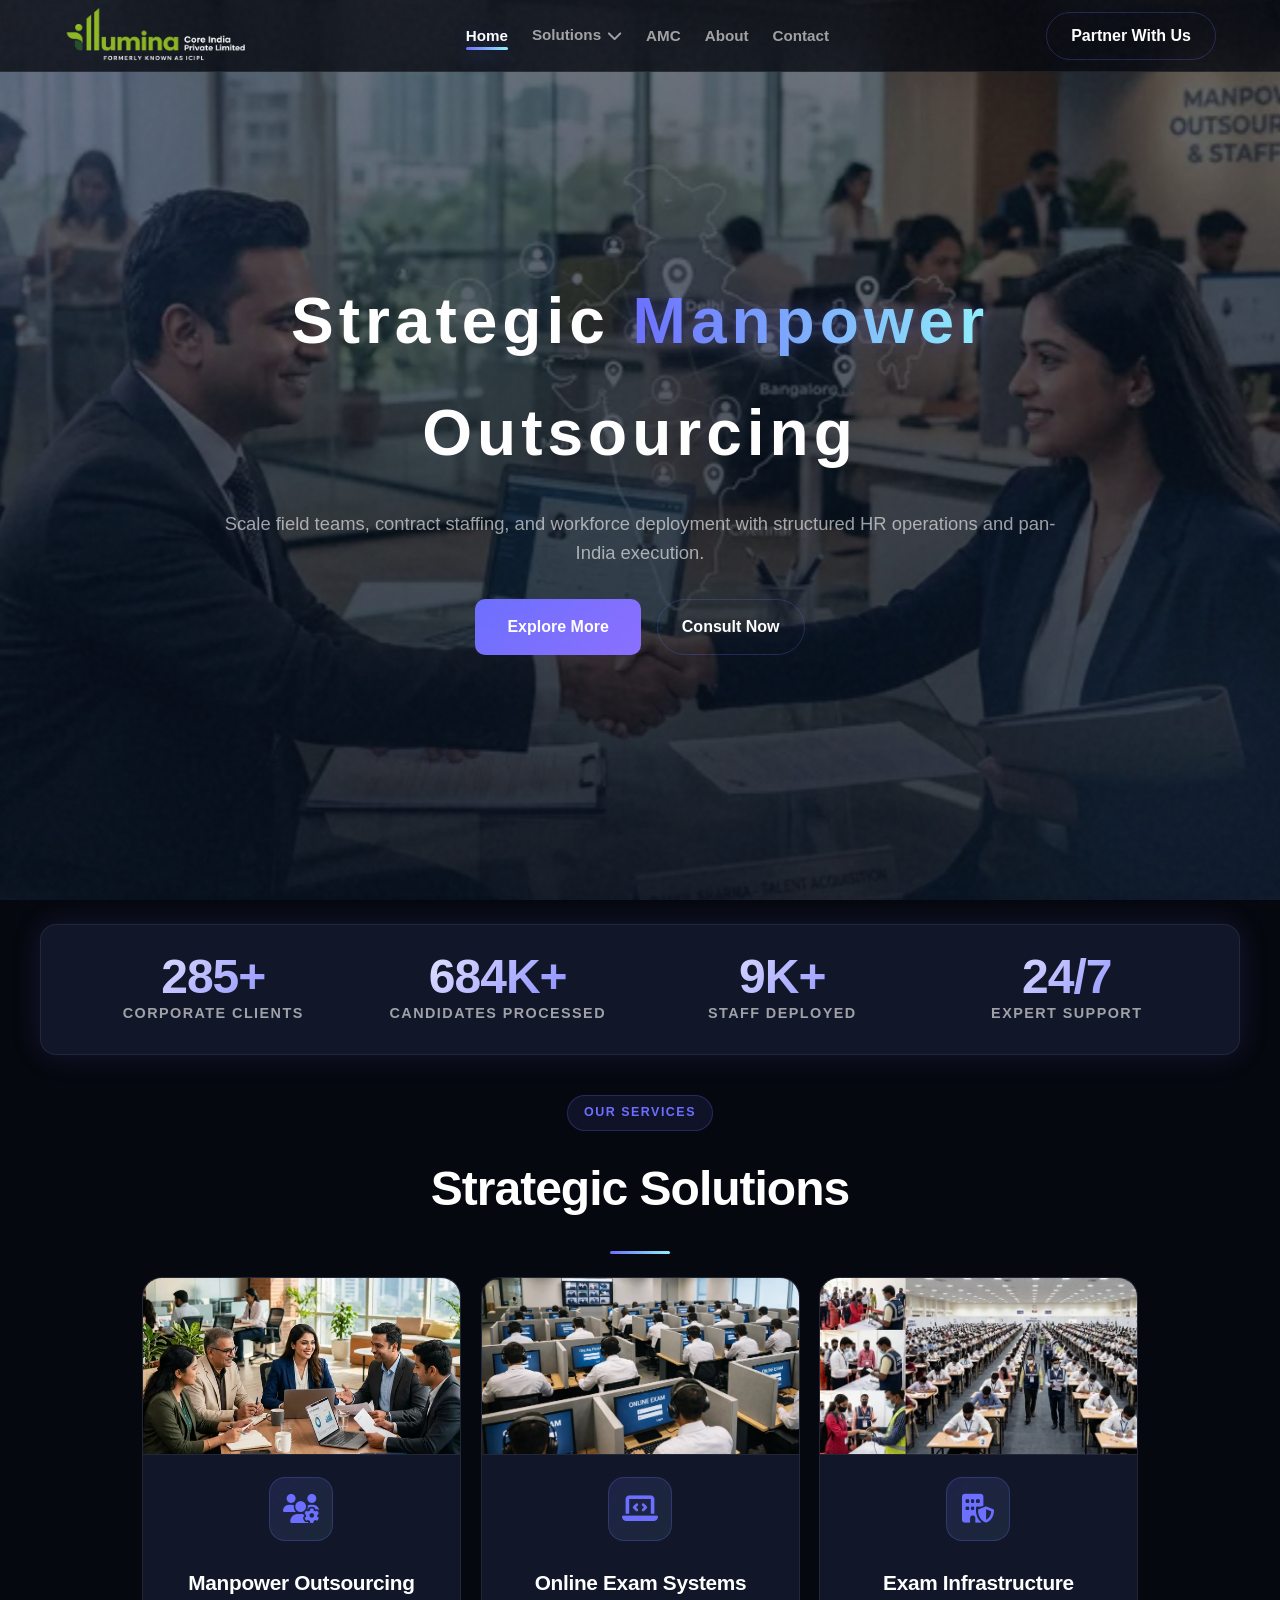
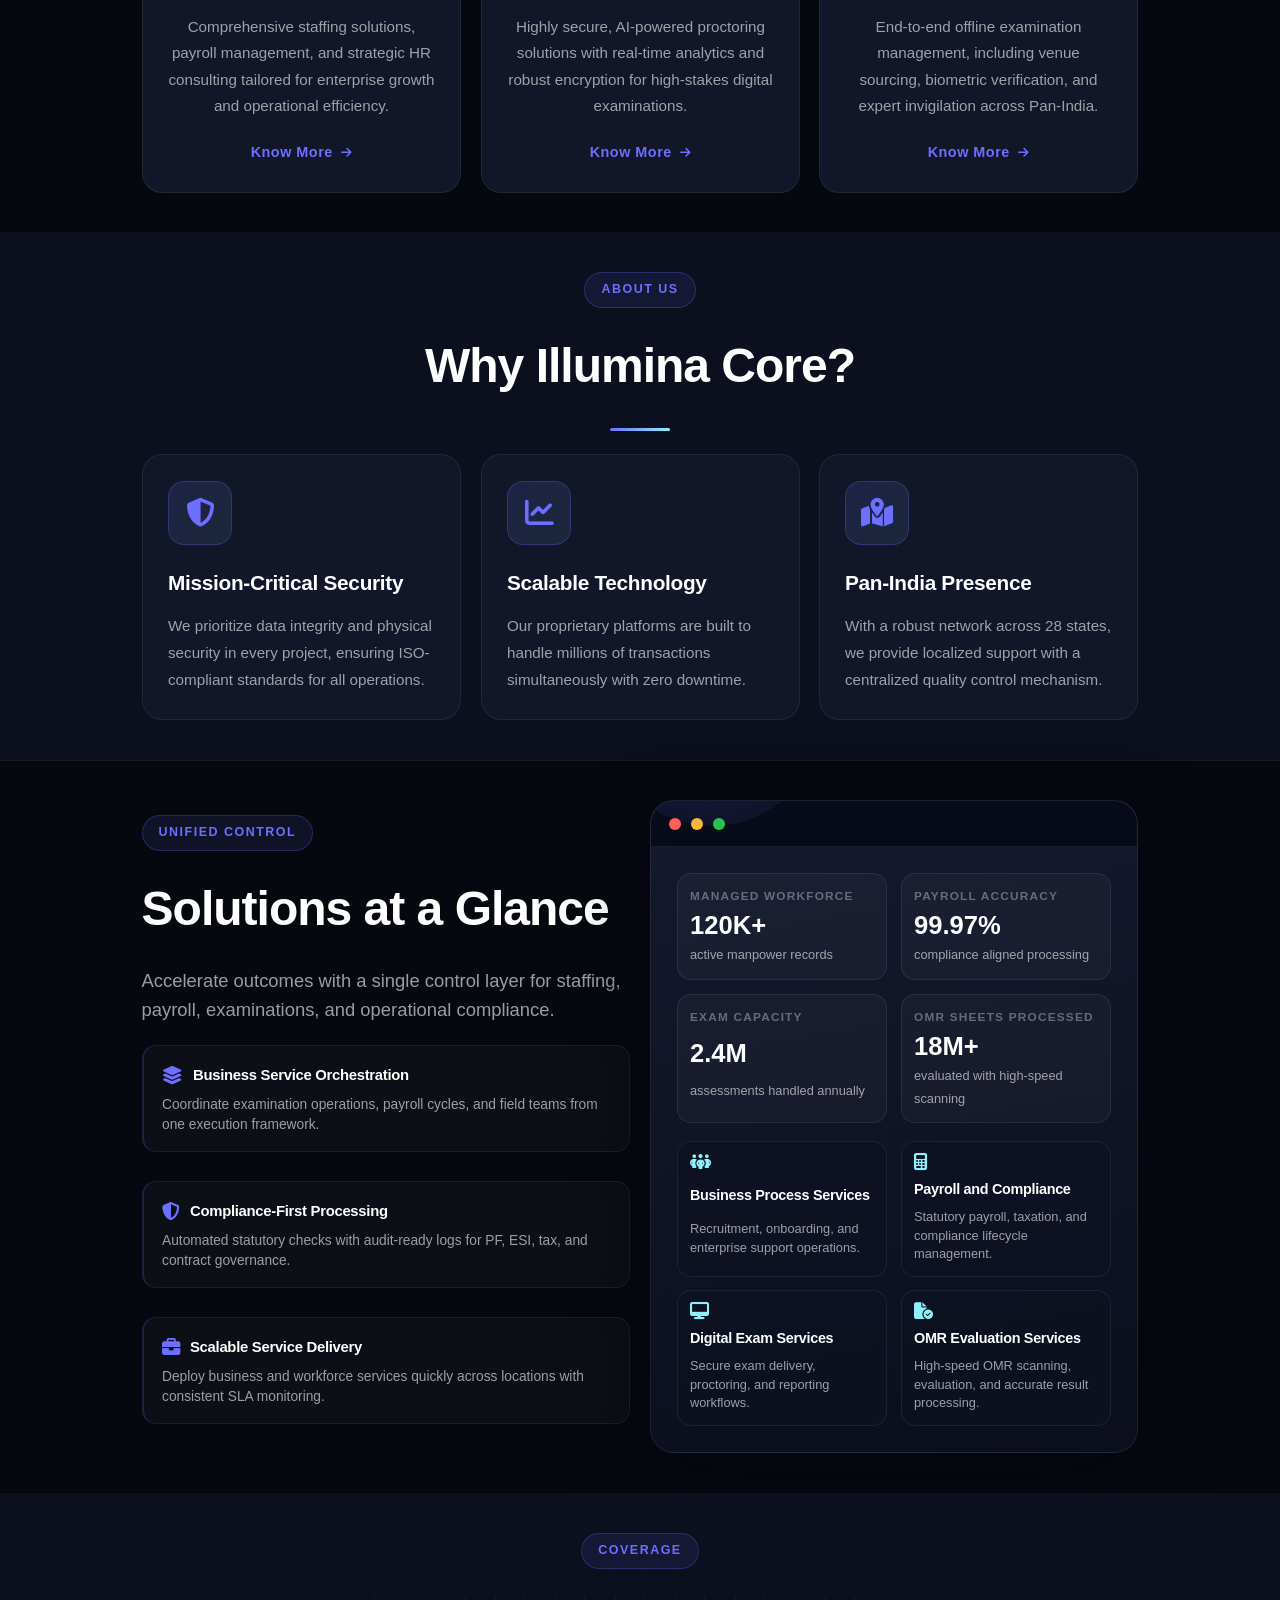
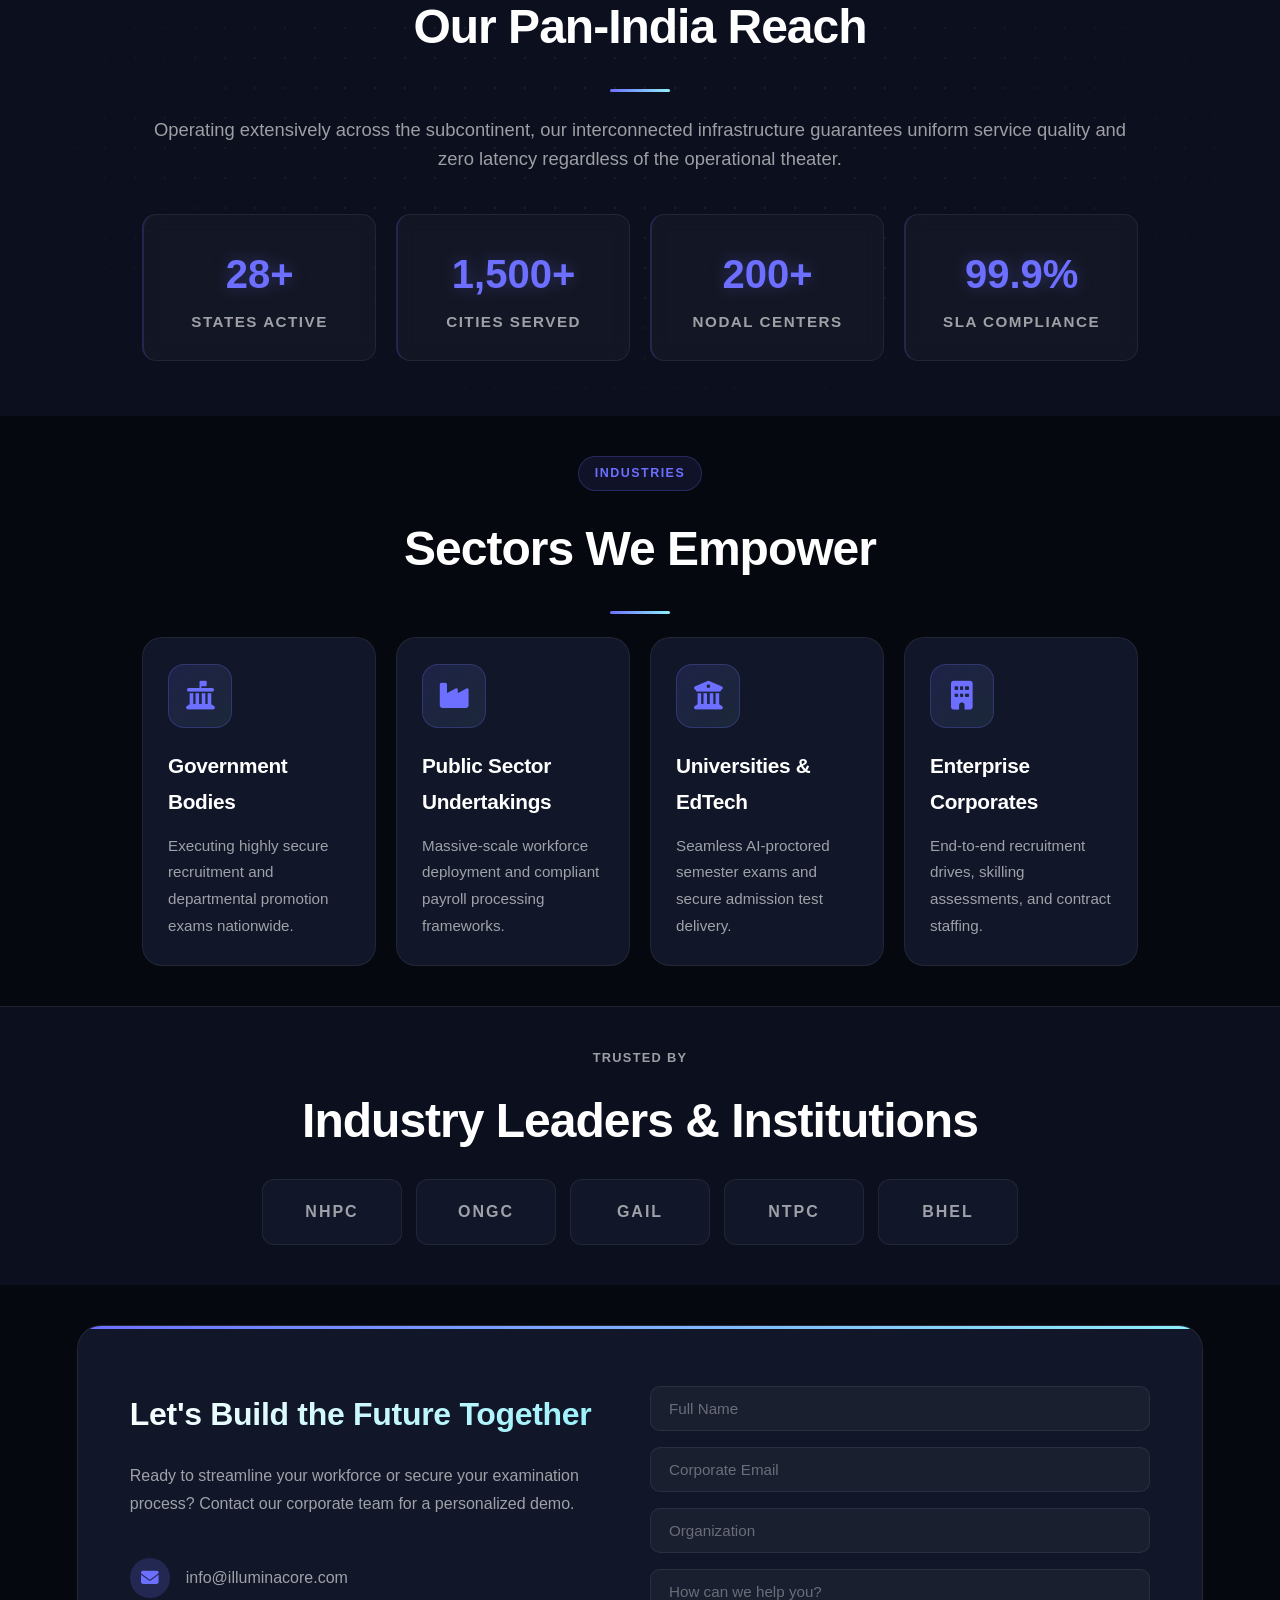
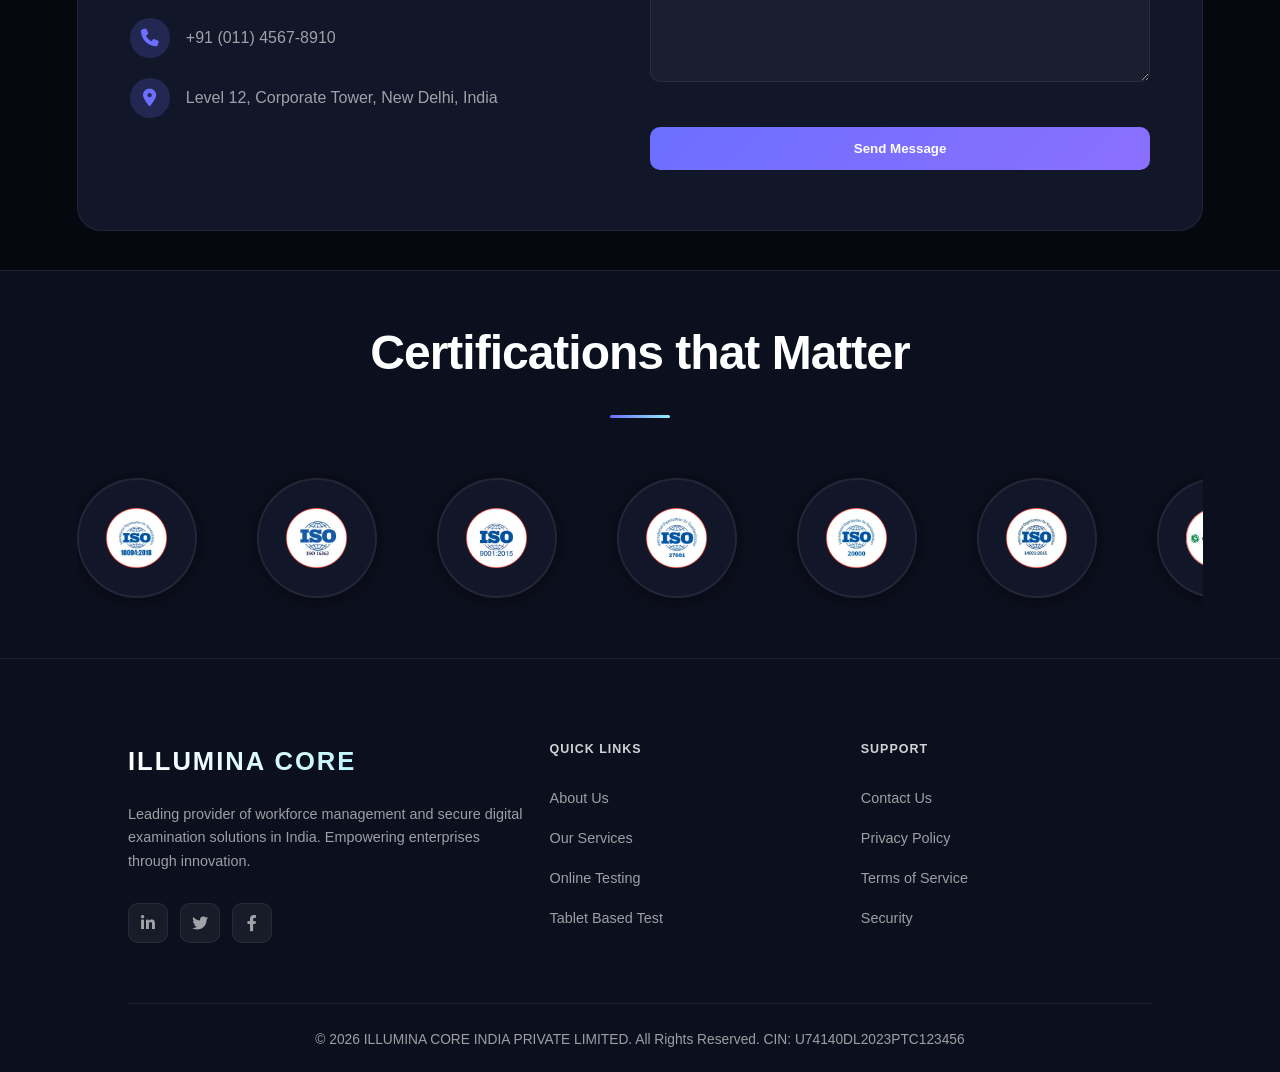
<file: index.html>
﻿<!DOCTYPE html>
<html lang="en">

<head>
    <meta charset="UTF-8">
    <meta name="viewport" content="width=device-width, initial-scale=1.0">
    <title>ILLUMINA CORE INDIA PRIVATE LIMITED | Corporate Excellence</title>
    <meta name="description"
        content="Discover Illumina Core's corporate profile, leadership standards, and nationwide delivery model for manpower outsourcing, payroll governance, and examination infrastructure.">
    <link rel="icon" type="image/png" href="images/certs/illumina-core-logo-1.png">
    <link rel="preload" as="image" href="images/hero-outsourcing.webp" fetchpriority="high">
    <link rel="stylesheet" href="css/all.min.css">
    <link rel="stylesheet" href="css/common.css">

    <link rel="stylesheet" href="css/index.css">
    <link rel="stylesheet" href="css/animations.css">
    <link rel="stylesheet" href="css/index-animations.css">
</head>
<body>
    <div class="noise-overlay"></div>

    <header class="site-header" id="siteHeader"> 
            <a href="index.html" class="logo">
                <img src="./images/certs/illumina-core-logo-nav.png" alt="Illumina Core">
            </a>
        <div class="menu-toggle">
            <i class="fas fa-bars"></i>
        </div>

        <nav class="main-nav">
            <ul class="nav-list">
                <li><a href="index.html" class="nav-link activeLi">Home</a></li>
                <li class="dropdown group">
                    <a href="#services" class="nav-link dropdown-toggle" aria-haspopup="true" aria-expanded="false">
                        Solutions <i class="fas fa-chevron-down"></i>
                    </a>
                    <div class="mega-menu mega-menu-compact">
                        <ul class="mega-menu-list compact-menu-list">
                            <li><a href="exam-solutions.html" class="mega-menu-link"><i class="fas fa-check"></i>
                                    Examination Solutions</a></li>
                            <li><a href="exam-solutions.html#tablet-assessment" class="mega-menu-link"><i
                                        class="fas fa-check"></i> Tablet Based Test</a></li>
                            <li><a href="payroll-services.html" class="mega-menu-link"><i class="fas fa-check"></i>
                                    Payroll Services</a></li>
                            <li><a href="manpower-outsourcing.html" class="mega-menu-link"><i class="fas fa-check"></i>
                                    Manpower Outsourcing</a></li>
                            <li><a href="auxiliary-services.html" class="mega-menu-link"><i class="fas fa-check"></i>
                                    Auxiliary Services</a></li>
                        </ul>
                    </div>
                </li>
                <li><a href="amc-services.html" class="nav-link">AMC</a></li>
                <li><a href="about.html" class="nav-link">About</a></li>
                <li><a href="#contact" class="nav-link">Contact</a></li>
            </ul>
        </nav>
        <a href="#contact" class="btn-outline header-cta">Partner With Us</a>
    </header>

    <section class="hero-section">
        <div class="hero-blob-1"></div>
        <div class="hero-blob-2"></div>

        <div class="hero-bg bg1 opacity-0" style="background-image: url('images/hero-outsourcing.webp');"></div>
        <div class="hero-bg bg2 opacity-0" style="background-image: url('images/hero-payroll.webp');"></div>

        <div class="hero-content">
            <h1 id="hero-title" class="hero-title hero-animate mt-5">
                Transforming <span class="text-accent">Enterprise</span> Workforce & Solutions
            </h1>

            <p id="hero-desc" class="hero-subtitle hero-animate">
                Providing cutting-edge manpower outsourcing and secure, scalable examination management systems for
                India's leading organizations.
            </p>

            <div class="hero-btns hero-animate">
                <a href="#services" id="hero-cta" class="btn-accent">Explore More</a>
                <a href="#contact" class="btn-outline">Consult Now</a>
            </div>
        </div>
    </section><br><br><br>

    <div class="stats-bar shadow" id="stats-section">
        <div class="stat-item">
            <h2 class="counter" data-target="500">0</h2>
            <p class="stat-label">Corporate Clients</p>
        </div>
        <div class="stat-item">
            <h2 class="counter" data-target="1200000">0</h2>
            <p class="stat-label">Candidates Processed</p>
        </div>
        <div class="stat-item">
            <h2 class="counter" data-target="15000">0</h2>
            <p class="stat-label">Staff Deployed</p>
        </div>
        <div class="stat-item">
            <h2>24/7</h2>
            <p class="stat-label">Expert Support</p>
        </div>
    </div>

    <section id="services" class="py-section px-section bg-primary">
        <div class="section-header reveal-on-scroll">
            <span class="section-badge">Our Services</span>
            <h2 class="section-title">Strategic Solutions</h2>
            <div class="section-bar"></div>
        </div>
        <div class="container grid-auto service-cards-grid">
            <a href="manpower-outsourcing.html" class="card text-center reveal-on-scroll">
                <div class="service-thumb">
                    <img src="images/service-manpower.webp" alt="Manpower Outsourcing Services" loading="lazy">
                </div>
                <div class="card-icon-container">
                    <i class="fas fa-users-gear card-icon"></i>
                </div>
                <h3 class="card-title">Manpower Outsourcing</h3>
                <p class="card-desc">Comprehensive staffing solutions, payroll management,
                    and strategic HR consulting tailored for enterprise growth and operational efficiency.</p>
                <span class="card-know-more">Know More <i class="fas fa-arrow-right"></i></span>
            </a>
            <a href="exam-solutions.html" class="card text-center reveal-on-scroll">
                <div class="service-thumb">
                    <img src="images/service-exam-online.webp" alt="Online Examination Systems" loading="lazy">
                </div>
                <div class="card-icon-container">
                    <i class="fas fa-laptop-code card-icon"></i>
                </div>
                <h3 class="card-title">Online Exam Systems</h3>
                <p class="card-desc">Highly secure, AI-powered proctoring solutions with
                    real-time analytics and robust encryption for high-stakes digital examinations.</p>
                <span class="card-know-more">Know More <i class="fas fa-arrow-right"></i></span>
            </a>
            <a href="exam-solutions.html#features" class="card text-center reveal-on-scroll">
                <div class="service-thumb">
                    <img src="images/service-exam-infra.webp" alt="Exam Infrastructure" loading="lazy">
                </div>
                <div class="card-icon-container">
                    <i class="fas fa-building-shield card-icon"></i>
                </div>
                <h3 class="card-title">Exam Infrastructure</h3>
                <p class="card-desc">End-to-end offline examination management, including
                    venue sourcing, biometric verification, and expert invigilation across Pan-India.</p>
                <span class="card-know-more">Know More <i class="fas fa-arrow-right"></i></span>
            </a>
        </div>
    </section>

    <section id="about" class="bg-secondary py-section px-section">
        <div class="section-header reveal-on-scroll">
            <span class="section-badge">About Us</span>
            <h2 class="section-title">Why Illumina Core?</h2>
            <div class="section-bar"></div>
        </div>
        <div class="container grid-auto gap-30">
            <div class="card bg-primary reveal-on-scroll">
                <div class="card-icon-container" style="margin: 0 0 20px 0;"><i
                        class="fas fa-shield-halved card-icon"></i>
                </div>
                <h3 class="card-title">Mission-Critical Security</h3>
                <p class="card-desc">We prioritize data integrity and physical security in every project,
                    ensuring ISO-compliant standards for all operations.</p>
            </div>
            <div class="card bg-primary reveal-on-scroll">
                <div class="card-icon-container" style="margin: 0 0 20px 0;"><i class="fas fa-chart-line card-icon"></i>
                </div>
                <h3 class="card-title">Scalable Technology</h3>
                <p class="card-desc">Our proprietary platforms are built to handle millions of
                    transactions simultaneously with zero downtime.</p>
            </div>
            <div class="card bg-primary reveal-on-scroll">
                <div class="card-icon-container" style="margin: 0 0 20px 0;"><i
                        class="fas fa-map-location-dot card-icon"></i></div>
                <h3 class="card-title">Pan-India Presence</h3>
                <p class="card-desc">With a robust network across 28 states, we provide localized support
                    with a centralized quality control mechanism.</p>
            </div>
        </div>
    </section>

    <section class="py-section px-section bg-primary border-t-light unified-control-section">
        <div class="container d-flex lg-grid-2 align-center gap-12">
            <div class="reveal-on-scroll lg-order-1">
                <div class="process-step-pill">Unified Control</div>
                <h2 class="section-title glance-title">Solutions at a Glance</h2>
                <p class="hero-subtitle glance-subtitle">
                    Accelerate outcomes with a single control layer for staffing, payroll, examinations, and
                    operational compliance.
                </p>
                <div class="flex-column gap-6">
                    <div class="fancy-glass-item">
                        <div class="fancy-glass-title-row">
                            <i class="fas fa-layer-group"></i>
                            <h3>Business Service Orchestration</h3>
                        </div>
                        <p>Coordinate examination operations, payroll cycles, and field teams from one execution
                            framework.</p>
                    </div>
                    <div class="fancy-glass-item">
                        <div class="fancy-glass-title-row">
                            <i class="fas fa-shield-halved"></i>
                            <h3>Compliance-First Processing</h3>
                        </div>
                        <p>Automated statutory checks with audit-ready logs for PF, ESI, tax, and contract governance.
                        </p>
                    </div>
                    <div class="fancy-glass-item">
                        <div class="fancy-glass-title-row">
                            <i class="fas fa-briefcase"></i>
                            <h3>Scalable Service Delivery</h3>
                        </div>
                        <p>Deploy business and workforce services quickly across locations with consistent SLA
                            monitoring.</p>
                    </div>
                </div>
            </div>
            <div class="reveal-on-scroll lg-order-2 w-full">
                <div class="business-services-showcase floating-3d tilt-3d">
                    <div class="showcase-topbar">
                        <div class="dash-dot r"></div>
                        <div class="dash-dot y"></div>
                        <div class="dash-dot g"></div>
                    </div>
                    <div class="showcase-body">
                        <div class="business-kpi-grid">
                            <article class="business-kpi-card tilt-3d">
                                <span class="kpi-label">Managed Workforce</span>
                                <strong class="kpi-value">120K+</strong>
                                <p>active manpower records</p>
                            </article>
                            <article class="business-kpi-card tilt-3d">
                                <span class="kpi-label">Payroll Accuracy</span>
                                <strong class="kpi-value">99.97%</strong>
                                <p>compliance aligned processing</p>
                            </article>
                            <article class="business-kpi-card tilt-3d">
                                <span class="kpi-label">Exam Capacity</span>
                                <strong class="kpi-value">2.4M</strong>
                                <p>assessments handled annually</p>
                            </article>
                            <article class="business-kpi-card tilt-3d">
                                <span class="kpi-label">OMR Sheets Processed</span>
                                <strong class="kpi-value">18M+</strong>
                                <p>evaluated with high-speed scanning</p>
                            </article>

                        </div>
                        <div class="service-lane-grid">
                            <article class="service-lane-card tilt-3d">
                                <i class="fas fa-people-group"></i>
                                <h3>Business Process Services</h3>
                                <p>Recruitment, onboarding, and enterprise support operations.</p>
                            </article>
                            <article class="service-lane-card tilt-3d">
                                <i class="fas fa-calculator"></i>
                                <h3>Payroll and Compliance</h3>
                                <p>Statutory payroll, taxation, and compliance lifecycle management.</p>
                            </article>
                            <article class="service-lane-card tilt-3d">
                                <i class="fas fa-desktop"></i>
                                <h3>Digital Exam Services</h3>
                                <p>Secure exam delivery, proctoring, and reporting workflows.</p>
                            </article>
                            <article class="service-lane-card tilt-3d">
                                <i class="fas fa-file-circle-check"></i>
                                <h3>OMR Evaluation Services</h3>
                                <p>High-speed OMR scanning, evaluation, and accurate result processing.</p>
                            </article>
                        </div>
                    </div>
                </div>
            </div>
        </div>
    </section>

    <section class="py-section px-section bg-secondary map-bg">
        <div class="map-bg-gradient"></div>

        <div class="container relative z-10 text-center">
            <div class="section-header reveal-on-scroll">
                <span class="section-badge">Coverage</span>
                <h2 class="section-title">Our Pan-India Reach</h2>
                <div class="section-bar"></div>
            </div>

            <p class="hero-subtitle text-center mx-auto mb-10 reveal-on-scroll">
                Operating extensively across the subcontinent, our interconnected infrastructure guarantees uniform
                service quality and zero latency regardless of the operational theater.
            </p>
            <div class="grid-auto gap-30 mt-10 reveal-on-scroll">
                <div class="fancy-glass-item text-center">
                    <div class="text-accent font-bold" style="font-size: 40px;">28+</div>
                    <p class="text-white text-sm uppercase tracking-wider font-semibold">States Active</p>
                </div>
                <div class="fancy-glass-item text-center">
                    <div class="text-accent font-bold" style="font-size: 40px;" >1,500+</div>
                    <p class="text-white text-sm uppercase tracking-wider font-semibold">Cities Served</p>
                </div>
                <div class="fancy-glass-item text-center">
                    <div class="text-4xl text-accent font-bold" style="font-size: 40px;">200+</div>
                    <p class="text-white text-sm uppercase tracking-wider font-semibold">Nodal Centers</p>
                </div>
                <div class="fancy-glass-item text-center">
                    <div class="text-4xl text-accent font-bold" style="font-size: 40px;">99.9%</div>
                    <p class="text-white text-sm uppercase tracking-wider font-semibold">SLA Compliance</p>
                </div>
            </div>
        </div>
    </section>
    

    <section class="py-section px-section bg-primary">
        <div class="section-header reveal-on-scroll">
            <span class="section-badge">Industries</span>
            <h2 class="section-title">Sectors We Empower</h2>
            <div class="section-bar"></div>
        </div>

        <div class="container grid-auto gap-30">
            <div class="card bg-primary reveal-on-scroll">
                <div class="card-icon-container" style="margin: 0 0 20px 0;">
                    <i class="fas fa-landmark-flag card-icon"></i>
                </div>
                <h3 class="card-title">Government Bodies</h3>
                <p class="card-desc">Executing highly secure recruitment and departmental
                    promotion exams nationwide.</p>
            </div>
            <div class="card bg-primary reveal-on-scroll">
                <div class="card-icon-container" style="margin: 0 0 20px 0;">
                    <i class="fas fa-industry card-icon"></i>
                </div>
                <h3 class="card-title">Public Sector Undertakings</h3>
                <p class="card-desc">Massive-scale workforce deployment and compliant
                    payroll processing frameworks.</p>
            </div>
            <div class="card bg-primary reveal-on-scroll">
                <div class="card-icon-container" style="margin: 0 0 20px 0;">
                    <i class="fas fa-university card-icon"></i>
                </div>
                <h3 class="card-title">Universities & EdTech</h3>
                <p class="card-desc">Seamless AI-proctored semester exams and secure
                    admission test delivery.</p>
            </div>
            <div class="card bg-primary reveal-on-scroll">
                <div class="card-icon-container" style="margin: 0 0 20px 0;">
                    <i class="fas fa-building card-icon"></i>
                </div>
                <h3 class="card-title">Enterprise Corporates</h3>
                <p class="card-desc">End-to-end recruitment drives, skilling assessments,
                    and contract staffing.</p>
            </div>
        </div>
    </section>

    <section class="py-section px-section bg-secondary border-t-light overflow-hidden">
        <div class="text-center mb-10 reveal-on-scroll">
            <p class="text-gray uppercase tracking-widest font-semibold mb-2" style="font-size: 0.8rem;">Trusted By</p>
            <h2 class="text-4xl font-bold text-white" style="margin-top: 10px;">Industry Leaders & Institutions</h2>
        </div>

        <div class="relative w-full max-w-1200 mx-auto reveal-on-scroll">
            <div class="d-flex flex-wrap flex-center gap-6 relative z-10 py-6">
                <div class="partner-logo"><span>NHPC</span></div>
                <div class="partner-logo"><span>ONGC</span></div>
                <div class="partner-logo"><span>GAIL</span></div>
                <div class="partner-logo"><span>NTPC</span></div>
                <div class="partner-logo"><span>BHEL</span></div>
            </div>
        </div>
    </section>

    <section id="contact" class="py-section px-section bg-primary">
        <div class="contact-card reveal-on-scroll">
            <div class="contact-info">
                <h3>Let's Build the Future Together</h3>
                <p>Ready to streamline your workforce or secure your examination
                    process? Contact our corporate team for a personalized demo.</p>
                <div class="contact-details mt-10">
                    <div class="contact-detail-item">
                        <i class="fas fa-envelope"></i>
                        <span>info@illuminacore.com</span>
                    </div>
                    <div class="contact-detail-item">
                        <i class="fas fa-phone"></i>
                        <span>+91 (011) 4567-8910</span>
                    </div>
                    <div class="contact-detail-item">
                        <i class="fas fa-location-dot"></i>
                        <span>Level 12, Corporate Tower, New Delhi, India</span>
                    </div>
                </div>
            </div>
            <div class="contact-form-container">
                <form action="#" class="contact-form" id="contactForm" method="post" novalidate>
                    <div class="form-group">
                        <input type="text" class="form-control" name="name" id="name" placeholder="Full Name" required>
                    </div>
                    <div class="form-group">
                        <input type="email" class="form-control" name="email" id="email" placeholder="Corporate Email"
                            required>
                    </div>
                    <div class="form-group">
                        <input type="text" class="form-control" name="org" id="org" placeholder="Organization" required>
                    </div>
                    <div class="form-group">
                        <textarea class="form-control" id="message" name="message" rows="5"
                            placeholder="How can we help you?" required></textarea>
                    </div>
                    <button type="submit" class="btn-accent w-full mt-5">Send Message</button>
                </form>
            </div>
        </div>
    </section>

    <section class="py-section px-section bg-secondary border-t-light overflow-hidden">

        <div class="section-header reveal-on-scroll">
            <h2 class="section-title">Certifications that Matter</h2>
            <div class="section-bar"></div>
        </div>

        <div class="cert-carousel-container mt-10">
            <div class="cert-track">

                <div class="cert-item">
                    <div class="cert-logo-circle">
                        <img src="images/certs/cert-2.webp" alt="ISO 9001" width="120" height="120" loading="lazy" decoding="async">
                    </div>
                </div>

                <div class="cert-item">
                    <div class="cert-logo-circle">
                        <img src="images/certs/cert-3.webp" alt="ISO 27001" width="120" height="120" loading="lazy" decoding="async">
                    </div>
                </div>

                <div class="cert-item">
                    <div class="cert-logo-circle">
                        <img src="images/certs/cert-4.webp" alt="ISO 20000" width="120" height="120" loading="lazy" decoding="async">
                    </div>
                </div>

                <div class="cert-item">
                    <div class="cert-logo-circle">
                        <img src="images/certs/cert-5.webp" alt="ISO 14001" width="120" height="120" loading="lazy" decoding="async">
                    </div>
                </div>

                <div class="cert-item">
                    <div class="cert-logo-circle">
                        <img src="images/certs/cert-6.webp" alt="CMMI" width="120" height="120" loading="lazy" decoding="async">
                    </div>
                </div>

                <div class="cert-item">
                    <div class="cert-logo-circle">
                        <img src="images/certs/cert-7.webp" alt="CMMI DEV" width="120" height="120" loading="lazy" decoding="async">
                    </div>
                </div>

                <div class="cert-item">
                    <div class="cert-logo-circle">
                        <img src="images/certs/cert-8.webp" alt="ISO 10004" width="120" height="120" loading="lazy" decoding="async">
                    </div>
                </div>

                <div class="cert-item">
                    <div class="cert-logo-circle">
                        <img src="images/certs/cert-9.webp" alt="ISO 16363" width="120" height="120" loading="lazy" decoding="async">
                    </div>
                </div>

            </div>
        </div>

    </section>

    <footer class="site-footer">
        <div class="footer-grid">
            <div class="footer-logo-col">
                <h2 class="footer-logo-text">ILLUMINA CORE</h2>
                <p class="footer-desc">Leading provider of workforce management and
                    secure digital examination solutions in India. Empowering enterprises through innovation.</p>
                <div class="social-icons">
                    <a href="#" class="social-icon"><i class="fab fa-linkedin-in"></i></a>
                    <a href="#" class="social-icon"><i class="fab fa-twitter"></i></a>
                    <a href="#" class="social-icon"><i class="fab fa-facebook-f"></i></a>
                </div>
            </div>
            <div class="footer-links-box">
                <div class="footer-links">
                    <h3>Quick Links</h3>
                    <ul>
                        <li><a href="about.html">About Us</a></li>
                        <li><a href="index.html#services">Our Services</a></li>
                        <li><a href="exam-solutions.html">Online Testing</a></li>
                        <li><a href="exam-solutions.html#tablet-assessment">Tablet Based Test</a></li>
                    </ul>
                </div>

                <div class="footer-links">
                    <h3>Support</h3>
                    <ul>
                        <li><a href="index.html#contact">Contact Us</a></li>
                        <li><a href="privacy-policy.html">Privacy Policy</a></li>
                        <li><a href="terms.html">Terms of Service</a></li>
                        <li><a href="security.html">Security</a></li>
                    </ul>
                </div>
            </div>
        </div>
        <div class="copyright">
            <p>&copy; 2026 ILLUMINA CORE INDIA PRIVATE LIMITED. All Rights Reserved.
                CIN: U74140DL2023PTC123456</p>
        </div>
    </footer>

</body>
<script src="js/shared.js"></script>
<script src="js/messages.js"></script>
<script src="js/index.js"></script>

</html>
</file>
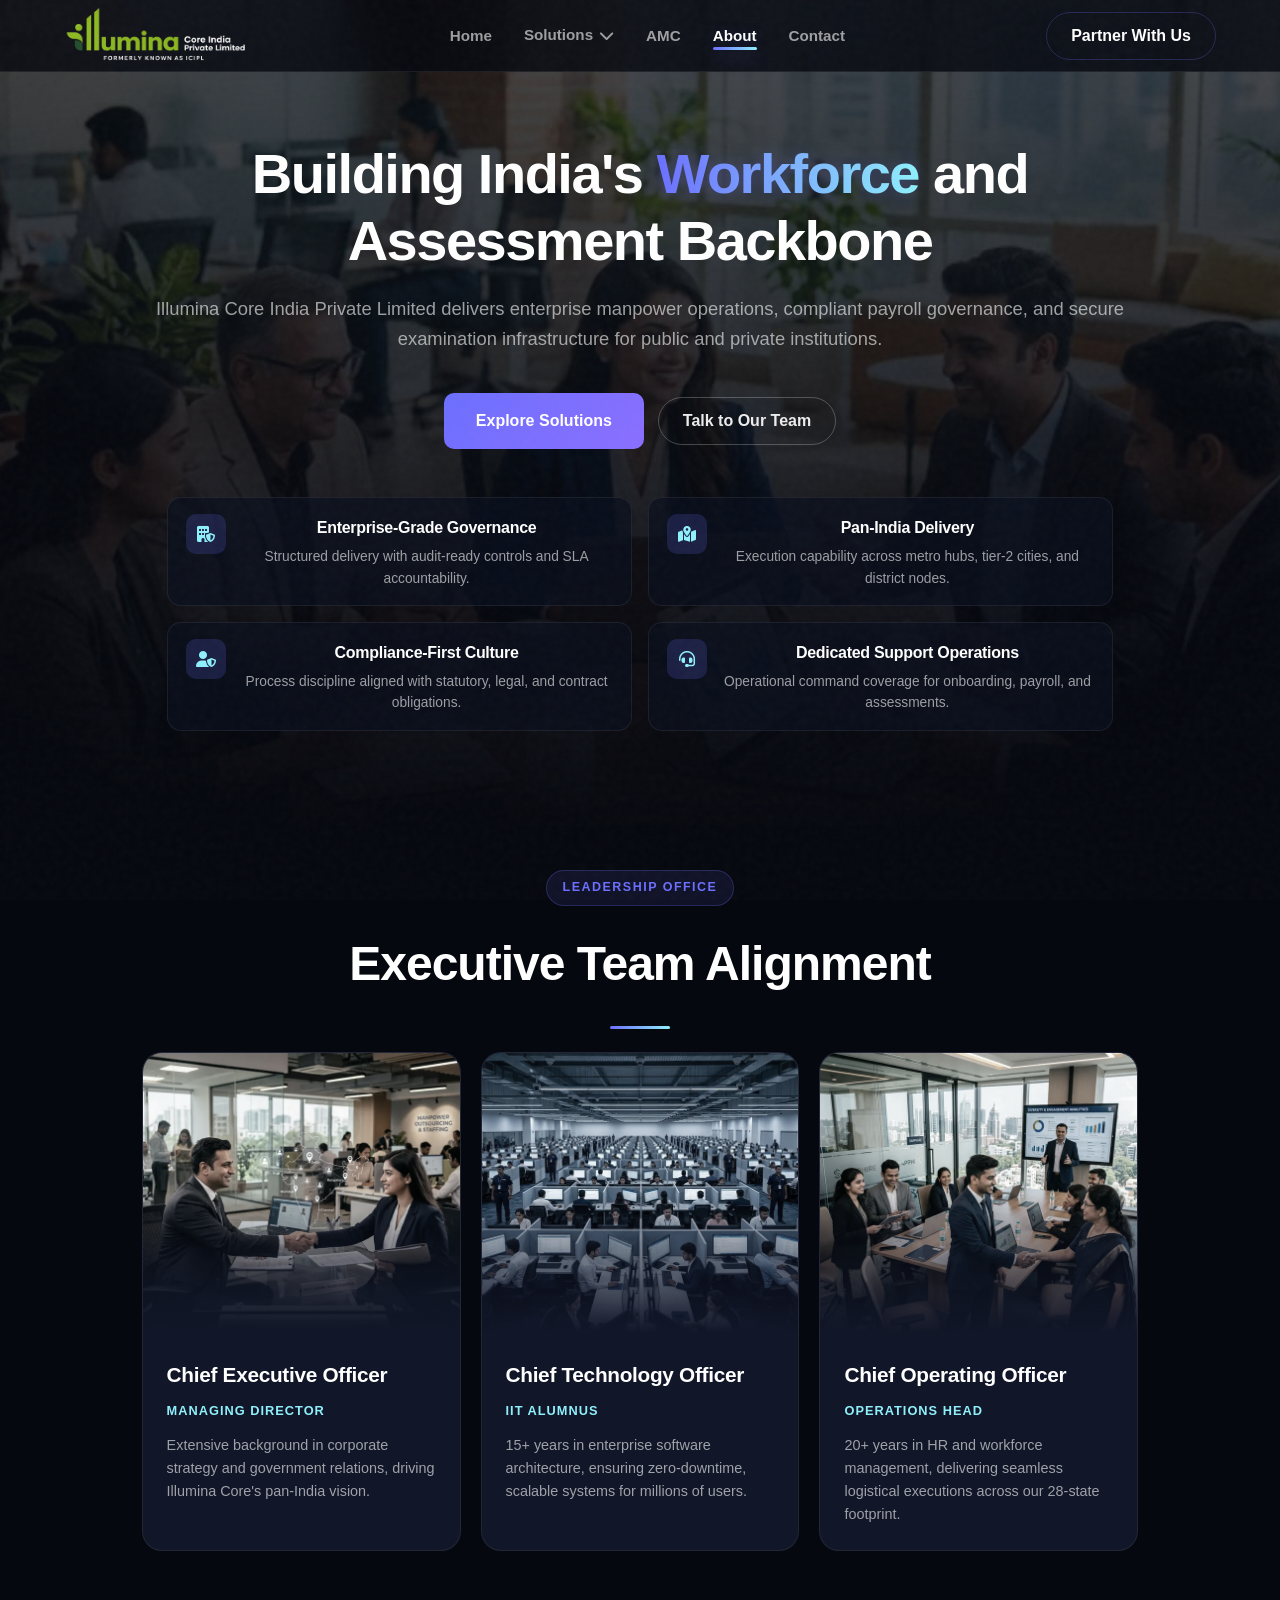
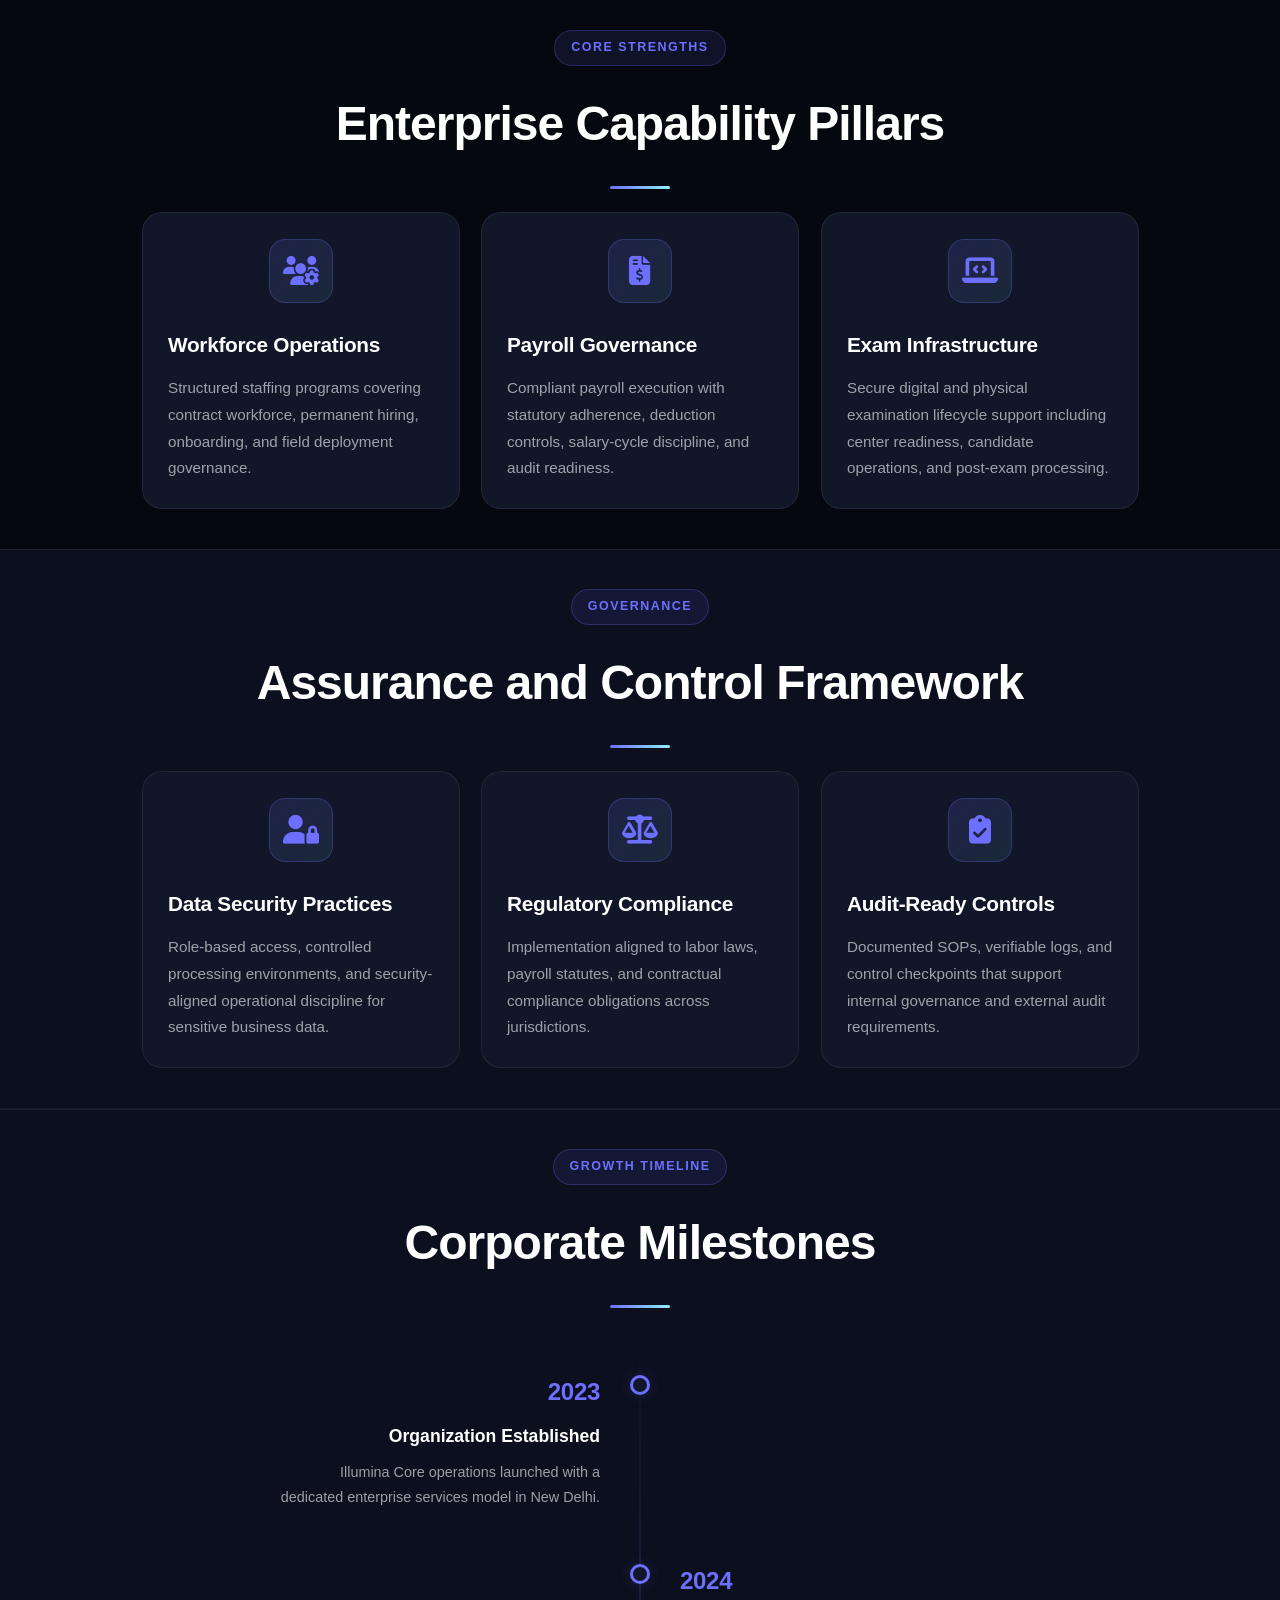
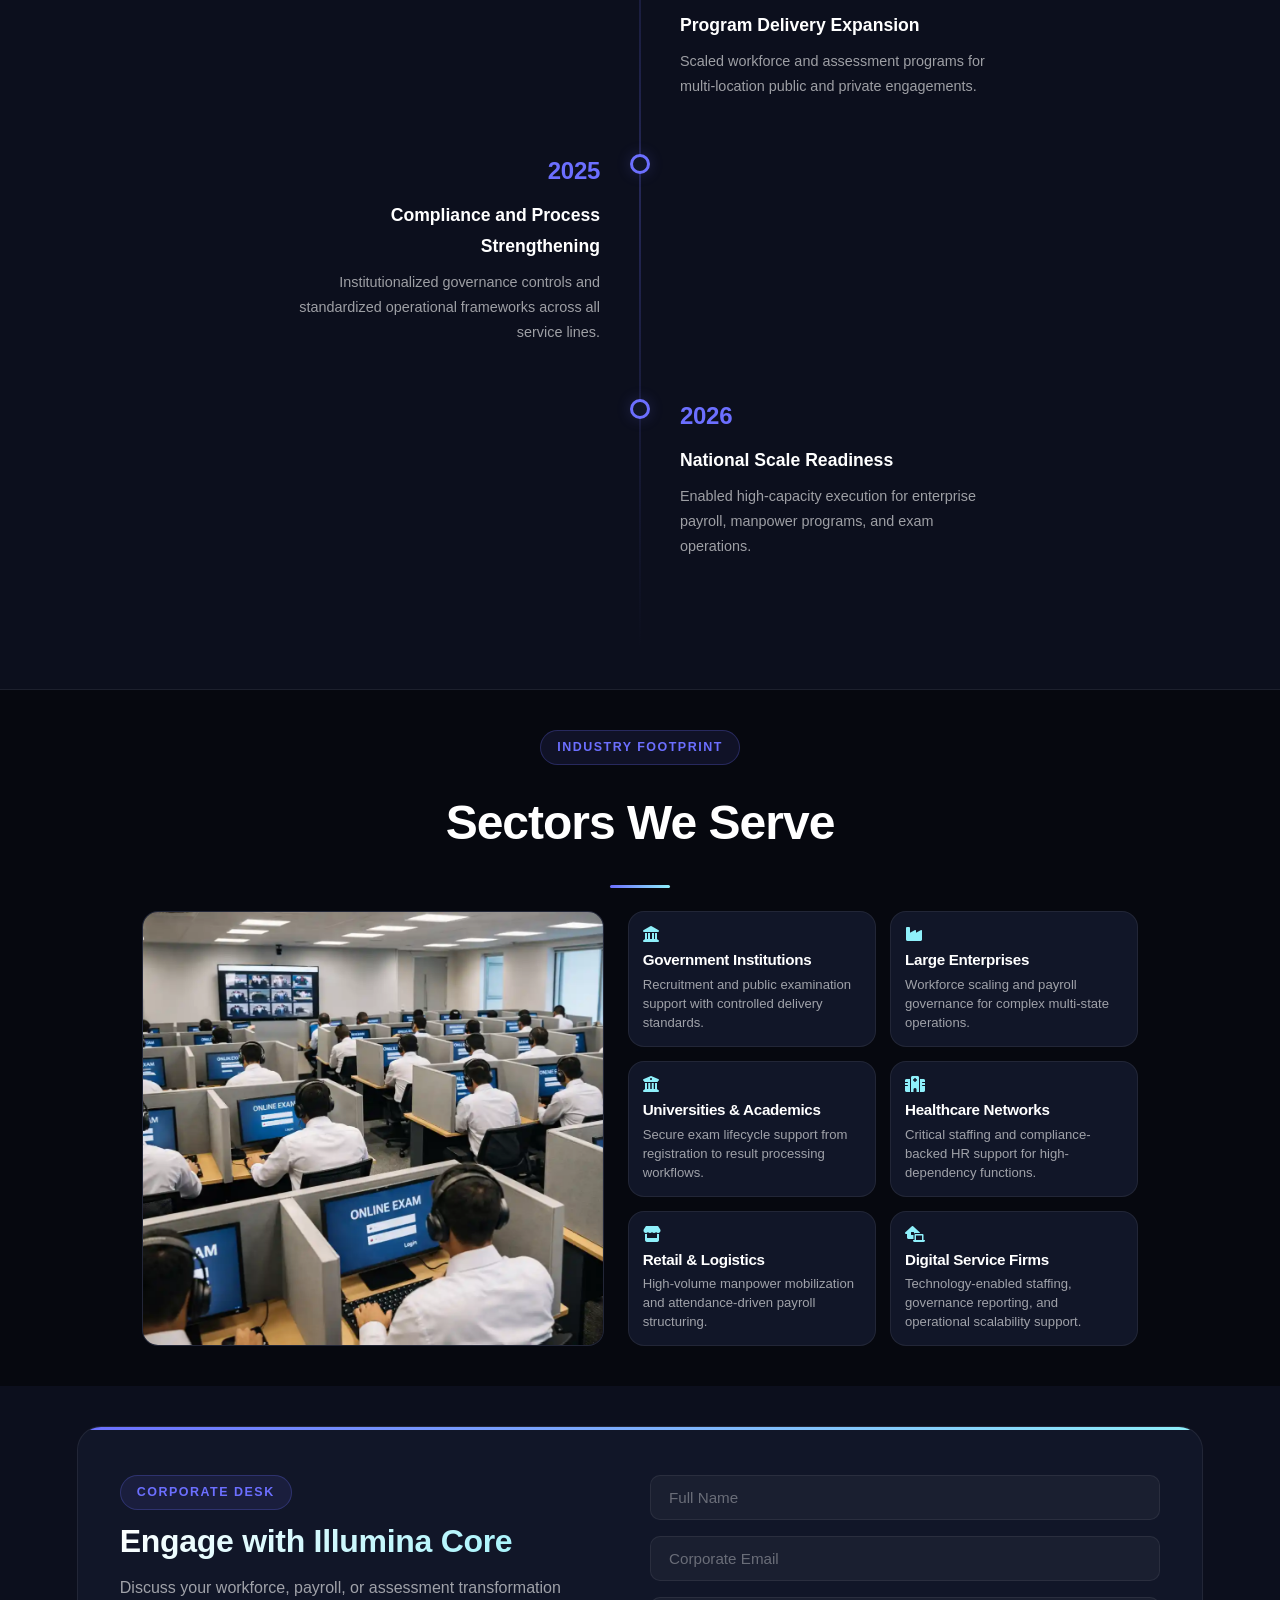
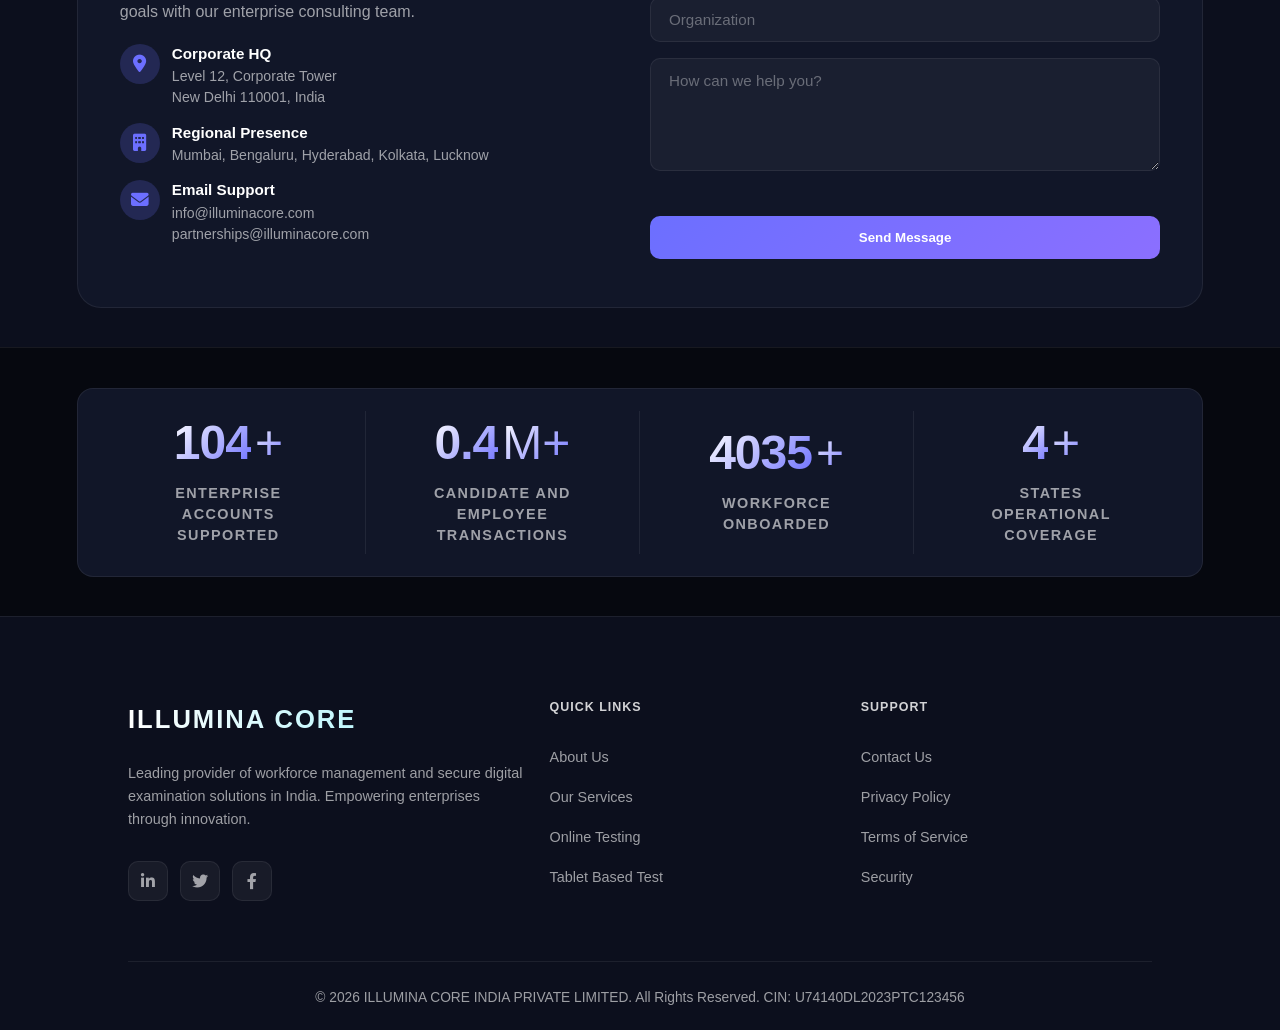
<file: about.html>
<!DOCTYPE html>
<html lang="en">

<head>
    <meta charset="UTF-8">
    <meta name="viewport" content="width=device-width, initial-scale=1.0">
    <title>About Illumina Core | Enterprise Workforce & Assessment Partner</title>
        <link rel="icon" type="image/png" href="images/certs/illumina-core-logo-1.png">
    <meta name="description"
        content="Discover Illumina Core's corporate profile, leadership standards, and nationwide delivery model for manpower outsourcing, payroll governance, and examination infrastructure.">
    <link rel="stylesheet" href="css/all.min.css">
    <link rel="stylesheet" href="css/common.css">
    <link rel="stylesheet" href="css/about.css">
    <link rel="stylesheet" href="css/animations.css">
</head>

<body>
    <div class="noise-overlay"></div>

    <header class="site-header" id="siteHeader">
        <a href="index.html" class="logo">
            <img src="./images/certs/illumina-core-logo-nav.png" alt="Illumina Core">
        </a>

        <div class="menu-toggle">
            <i class="fas fa-bars"></i>
        </div>

        <nav class="main-nav">
            <ul class="nav-list">
                <li><a href="index.html" class="nav-link">Home</a></li>
                <li class="dropdown group">
                    <a href="index.html#services" class="nav-link dropdown-toggle" aria-haspopup="true"
                        aria-expanded="false">
                        Solutions <i class="fas fa-chevron-down"></i>
                    </a>
                    <div class="mega-menu mega-menu-compact">
                        <ul class="mega-menu-list compact-menu-list">
                            <li><a href="exam-solutions.html" class="mega-menu-link"><i class="fas fa-check"></i>
                                    Examination Solutions</a></li>
                            <li><a href="exam-solutions.html#tablet-assessment" class="mega-menu-link"><i
                                        class="fas fa-check"></i> Tablet Based Test</a></li>
                            <li><a href="payroll-services.html" class="mega-menu-link"><i class="fas fa-check"></i>
                                    Payroll Services</a></li>
                            <li><a href="manpower-outsourcing.html" class="mega-menu-link"><i class="fas fa-check"></i>
                                    Manpower Outsourcing</a></li>
                            <li><a href="auxiliary-services.html" class="mega-menu-link"><i class="fas fa-check"></i>
                                    Auxiliary Services</a></li>
                        </ul>
                    </div>
                </li>
                <li><a href="amc-services.html" class="nav-link">AMC</a></li>
                <li><a href="about.html" class="nav-link activeLi">About</a></li>
                <li><a href="index.html#contact" class="nav-link">Contact</a></li>
            </ul>
        </nav>
        <a href="about.html#contact" class="btn-outline header-cta">Partner With Us</a>
    </header>

    <section class="page-hero bg-primary about-hero">
        <div class="glow-effect" style="width: 100%; height: 50%; top: 30%; background: var(--accent2);"></div>
        <div class="page-hero-content reveal-on-scroll">
            <h1>Building India's <span class="text-accent">Workforce</span> and Assessment Backbone</h1>
            <p class="page-hero-subtitle">Illumina Core India Private Limited delivers enterprise manpower operations,
                compliant payroll governance, and secure examination infrastructure for public and private institutions.
            </p>
            <div class="hero-actions">
                <a href="index.html#services" class="btn-accent">Explore Solutions</a>
                <a href="#contact" class="btn-outline">Talk to Our Team</a>
            </div>
        </div>

        <div class="container hero-kpis">
            <article class="hero-kpi-card">
                <i class="fas fa-building-shield"></i>
                <div>
                    <h3>Enterprise-Grade Governance</h3>
                    <p>Structured delivery with audit-ready controls and SLA accountability.</p>
                </div>
            </article>
            <article class="hero-kpi-card">
                <i class="fas fa-map-location-dot"></i>
                <div>
                    <h3>Pan-India Delivery</h3>
                    <p>Execution capability across metro hubs, tier-2 cities, and district nodes.</p>
                </div>
            </article>
            <article class="hero-kpi-card">
                <i class="fas fa-user-shield"></i>
                <div>
                    <h3>Compliance-First Culture</h3>
                    <p>Process discipline aligned with statutory, legal, and contract obligations.</p>
                </div>
            </article>
            <article class="hero-kpi-card">
                <i class="fas fa-headset"></i>
                <div>
                    <h3>Dedicated Support Operations</h3>
                    <p>Operational command coverage for onboarding, payroll, and assessments.</p>
                </div>
            </article>
        </div>
    </section>

    <section class="py-section px-section bg-primary">
        <div class="section-header reveal-on-scroll">
            <span class="section-badge">Leadership Office</span>
            <h2 class="section-title">Executive Team Alignment</h2>
            <div class="section-bar"></div>
        </div>
        <div class="container grid-auto gap-30">
            <article class="team-card reveal-on-scroll">
                <div class="team-img-wrapper">
                    <div class="team-img" style="background-image: url('images/hero-outsourcing.webp')">
                    </div>
                </div>
                <div class="team-info">
                    <h3 class="team-role">Chief Executive Officer</h3>
                    <p class="team-title uppercase tracking-wider font-semibold">Managing Director</p>
                    <p class="team-desc">Extensive background in corporate strategy
                        and government relations, driving Illumina Core's pan-India vision.</p>
                </div>
            </article>

            <article class="team-card reveal-on-scroll delay-100">
                <div class="team-img-wrapper">
                    <div class="team-img" style="background-image: url('images/hero-bg-2.webp')">
                    </div>
                </div>
                <div class="team-info">
                    <h3 class="team-role">Chief Technology Officer</h3>
                    <p class="team-title uppercase tracking-wider font-semibold">IIT Alumnus</p>
                    <p class="team-desc">15+ years in enterprise software
                        architecture, ensuring zero-downtime, scalable systems for millions of users.</p>
                </div>
            </article>

            <article class="team-card reveal-on-scroll delay-200">
                <div class="team-img-wrapper">
                    <div class="team-img" style="background-image: url('images/hero-bg-3.webp')">
                    </div>
                </div>
                <div class="team-info">
                    <h3 class="team-role">Chief Operating Officer</h3>
                    <p class="team-title uppercase tracking-wider font-semibold">Operations Head</p>
                    <p class="team-desc">20+ years in HR and workforce management,
                        delivering seamless logistical executions across our 28-state footprint.</p>
                </div>
            </article>
        </div>
    </section>

    <section class="py-section px-section bg-primary">
        <div class="section-header reveal-on-scroll">
            <span class="section-badge">Core Strengths</span>
            <h2 class="section-title">Enterprise Capability Pillars</h2>
            <div class="section-bar"></div>
        </div>
        <div class="container assurance-grid">
            <article class="card assurance-card reveal-on-scroll">
                <div class="card-icon-container">
                    <i class="fas fa-users-gear card-icon"></i>
                </div>
                <h3 class="card-title">Workforce Operations</h3>
                <p class="card-desc">Structured staffing programs covering contract workforce, permanent hiring,
                    onboarding, and field deployment governance.</p>
            </article>
            <article class="card assurance-card reveal-on-scroll">
                <div class="card-icon-container">
                    <i class="fas fa-file-invoice-dollar card-icon"></i>
                </div>
                <h3 class="card-title">Payroll Governance</h3>
                <p class="card-desc">Compliant payroll execution with statutory adherence, deduction controls,
                    salary-cycle discipline, and audit readiness.</p>
            </article>
            <article class="card assurance-card reveal-on-scroll">
                <div class="card-icon-container">
                    <i class="fas fa-laptop-code card-icon"></i>
                </div>
                <h3 class="card-title">Exam Infrastructure</h3>
                <p class="card-desc">Secure digital and physical examination lifecycle support including center
                    readiness, candidate operations, and post-exam processing.</p>
            </article>
        </div>
    </section>




    <section class="py-section px-section bg-secondary border-t-light border-b-light">
        <div class="section-header reveal-on-scroll">
            <span class="section-badge">Governance</span>
            <h2 class="section-title">Assurance and Control Framework</h2>
            <div class="section-bar"></div>
        </div>
        <div class="container assurance-grid">
            <article class="card assurance-card reveal-on-scroll">
                <div class="card-icon-container">
                    <i class="fas fa-user-lock card-icon"></i>
                </div>
                <h3 class="card-title">Data Security Practices</h3>
                <p class="card-desc">Role-based access, controlled processing environments, and security-aligned
                    operational discipline for sensitive business data.</p>
            </article>
            <article class="card assurance-card reveal-on-scroll">
                <div class="card-icon-container">
                    <i class="fas fa-scale-balanced card-icon"></i>
                </div>
                <h3 class="card-title">Regulatory Compliance</h3>
                <p class="card-desc">Implementation aligned to labor laws, payroll statutes, and contractual compliance
                    obligations across jurisdictions.</p>
            </article>
            <article class="card assurance-card reveal-on-scroll">
                <div class="card-icon-container">
                    <i class="fas fa-clipboard-check card-icon"></i>
                </div>
                <h3 class="card-title">Audit-Ready Controls</h3>
                <p class="card-desc">Documented SOPs, verifiable logs, and control checkpoints that support internal
                    governance and external audit requirements.</p>
            </article>
        </div>
    </section>



    <section class="py-section px-section bg-secondary border-t-light border-b-light">
        <div class="section-header reveal-on-scroll">
            <span class="section-badge">Growth Timeline</span>
            <h2 class="section-title">Corporate Milestones</h2>
            <div class="section-bar"></div>
        </div>

        <div class="timeline-container max-w-md mx-auto text-left reveal-on-scroll">
            <div class="timeline-item timeline-left">
                <div class="timeline-content">
                    <h3>2023</h3>
                    <p>Organization Established</p>
                    <p>Illumina Core operations launched with a dedicated enterprise services model in New Delhi.</p>
                </div>
                <div class="timeline-dot"></div>
                <div class="timeline-empty"></div>
            </div>

            <div class="timeline-item timeline-right">
                <div class="timeline-empty"></div>
                <div class="timeline-dot"></div>
                <div class="timeline-content">
                    <h3>2024</h3>
                    <p>Program Delivery Expansion</p>
                    <p>Scaled workforce and assessment programs for multi-location public and private engagements.</p>
                </div>
            </div>

            <div class="timeline-item timeline-left">
                <div class="timeline-content">
                    <h3>2025</h3>
                    <p>Compliance and Process Strengthening</p>
                    <p>Institutionalized governance controls and standardized operational frameworks across all service
                        lines.</p>
                </div>
                <div class="timeline-dot"></div>
                <div class="timeline-empty"></div>
            </div>

            <div class="timeline-item timeline-right">
                <div class="timeline-empty"></div>
                <div class="timeline-dot"></div>
                <div class="timeline-content">
                    <h3>2026</h3>
                    <p>National Scale Readiness</p>
                    <p>Enabled high-capacity execution for enterprise payroll, manpower programs, and exam operations.
                    </p>
                </div>
            </div>
        </div>
    </section>

    <section class="py-section px-section bg-primary">
        <div class="section-header reveal-on-scroll">
            <span class="section-badge">Industry Footprint</span>
            <h2 class="section-title">Sectors We Serve</h2>
            <div class="section-bar"></div>
        </div>

        <div class="container sector-layout">
            <div class="media-frame sector-media reveal-on-scroll img-hover-wrapper">
                <img src="images/service-exam-online.webp"
                    alt="Indian professionals operating large digital assessment center" class="img-hover-zoom">
            </div>

            <div class="sector-grid">
                <article class="sector-card reveal-on-scroll">
                    <i class="fas fa-landmark"></i>
                    <h3>Government Institutions</h3>
                    <p>Recruitment and public examination support with controlled delivery standards.</p>
                </article>
                <article class="sector-card reveal-on-scroll">
                    <i class="fas fa-industry"></i>
                    <h3>Large Enterprises</h3>
                    <p>Workforce scaling and payroll governance for complex multi-state operations.</p>
                </article>
                <article class="sector-card reveal-on-scroll">
                    <i class="fas fa-university"></i>
                    <h3>Universities & Academics</h3>
                    <p>Secure exam lifecycle support from registration to result processing workflows.</p>
                </article>
                <article class="sector-card reveal-on-scroll">
                    <i class="fas fa-hospital"></i>
                    <h3>Healthcare Networks</h3>
                    <p>Critical staffing and compliance-backed HR support for high-dependency functions.</p>
                </article>
                <article class="sector-card reveal-on-scroll">
                    <i class="fas fa-store"></i>
                    <h3>Retail & Logistics</h3>
                    <p>High-volume manpower mobilization and attendance-driven payroll structuring.</p>
                </article>
                <article class="sector-card reveal-on-scroll">
                    <i class="fas fa-laptop-house"></i>
                    <h3>Digital Service Firms</h3>
                    <p>Technology-enabled staffing, governance reporting, and operational scalability support.</p>
                </article>
            </div>
        </div>
    </section>

    <section id="contact" class="py-section px-section bg-secondary">
        <div class="contact-card reveal-on-scroll">
            <div class="contact-info">
                <div class="process-step-pill">Corporate Desk</div>
                <h3>Engage with Illumina Core</h3>
                <p>Discuss your workforce, payroll, or assessment transformation goals with our enterprise consulting
                    team.</p>
                <div class="contact-details mt-5">
                    <div class="contact-detail-item">
                        <i class="fas fa-location-dot"></i>
                        <div>
                            <h4>Corporate HQ</h4>
                            <p>Level 12, Corporate Tower<br>New Delhi 110001, India</p>
                        </div>
                    </div>
                    <div class="contact-detail-item">
                        <i class="fas fa-building"></i>
                        <div>
                            <h4>Regional Presence</h4>
                            <p>Mumbai, Bengaluru, Hyderabad, Kolkata, Lucknow</p>
                        </div>
                    </div>
                    <div class="contact-detail-item">
                        <i class="fas fa-envelope"></i>
                        <div>
                            <h4>Email Support</h4>
                            <p>info@illuminacore.com<br>partnerships@illuminacore.com</p>
                        </div>
                    </div>
                </div>
            </div>
            <div class="contact-form-container">
                <form action="#" class="contact-form" id="contactForm" method="post" novalidate>
                    <div class="form-group">
                        <input type="text" class="form-control" name="name" id="name" placeholder="Full Name" required>
                    </div>
                    <div class="form-group">
                        <input type="email" class="form-control" name="email" id="email" placeholder="Corporate Email" required>
                    </div>
                    <div class="form-group">
                        <input type="text" class="form-control" name="org" id="org" placeholder="Organization" required>
                    </div>
                    <div class="form-group">
                        <textarea class="form-control" id="message" name="message" rows="5" placeholder="How can we help you?"
                            required></textarea>
                    </div>
                    <button type="submit" class="btn-accent w-full mt-5">Send Message</button>
                </form>
            </div>
        </div>
    </section>

    <section id="about-stats" class="py-section px-section bg-primary border-t-light">
        <div class="stats-bar reveal-on-scroll">
            <div class="stat-item">
                <div class="flex flex-center gap-1 mb-2">
                    <h2 class="counter" data-target="620">0</h2><span>+</span>
                </div>
                <p class="stat-label">Enterprise Accounts Supported</p>
            </div>

            <div class="stat-item">
                <div class="flex flex-center gap-1 mb-2">
                    <h2 class="counter" data-target="2.4">0</h2><span>M+</span>
                </div>
                <p class="stat-label">Candidate and Employee Transactions</p>
            </div>

            <div class="stat-item">
                <div class="flex flex-center gap-1 mb-2">
                    <h2 class="counter" data-target="24000">0</h2><span>+</span>
                </div>
                <p class="stat-label">Workforce Onboarded</p>
            </div>

            <div class="stat-item">
                <div class="flex flex-center gap-1 mb-2">
                    <h2 class="counter" data-target="28">0</h2><span>+</span>
                </div>
                <p class="stat-label">States Operational Coverage</p>
            </div>
        </div>
    </section>

    <footer class="site-footer">
        <div class="footer-grid">
            <div class="footer-logo-col">
                <h2 class="footer-logo-text">ILLUMINA CORE</h2>
                <p class="footer-desc">Leading provider of workforce management and
                    secure digital examination solutions in India. Empowering enterprises through innovation.</p>
                <div class="social-icons">
                    <a href="#" class="social-icon"><i class="fab fa-linkedin-in"></i></a>
                    <a href="#" class="social-icon"><i class="fab fa-twitter"></i></a>
                    <a href="#" class="social-icon"><i class="fab fa-facebook-f"></i></a>
                </div>
            </div>
            <div class="footer-links-box">
                <div class="footer-links">
                    <h3>Quick Links</h3>
                    <ul>
                        <li><a href="about.html">About Us</a></li>
                        <li><a href="index.html#services">Our Services</a></li>
                        <li><a href="exam-solutions.html">Online Testing</a></li>
                        <li><a href="exam-solutions.html#tablet-assessment">Tablet Based Test</a></li>
                    </ul>
                </div>

                <div class="footer-links">
                    <h3>Support</h3>
                    <ul>
                        <li><a href="about.html#contact">Contact Us</a></li>
                        <li><a href="privacy-policy.html">Privacy Policy</a></li>
                        <li><a href="terms.html">Terms of Service</a></li>
                        <li><a href="security.html">Security</a></li>
                    </ul>
                </div>
            </div>
        </div>
        <div class="copyright">
            <p>&copy; 2026 ILLUMINA CORE INDIA PRIVATE LIMITED. All Rights Reserved.
                CIN: U74140DL2023PTC123456</p>
        </div>
    </footer>
    <script src="js/shared.js"></script>
    <script src="js/messages.js"></script>
    <script src="js/about.js"></script>
</body>

</html>
</file>
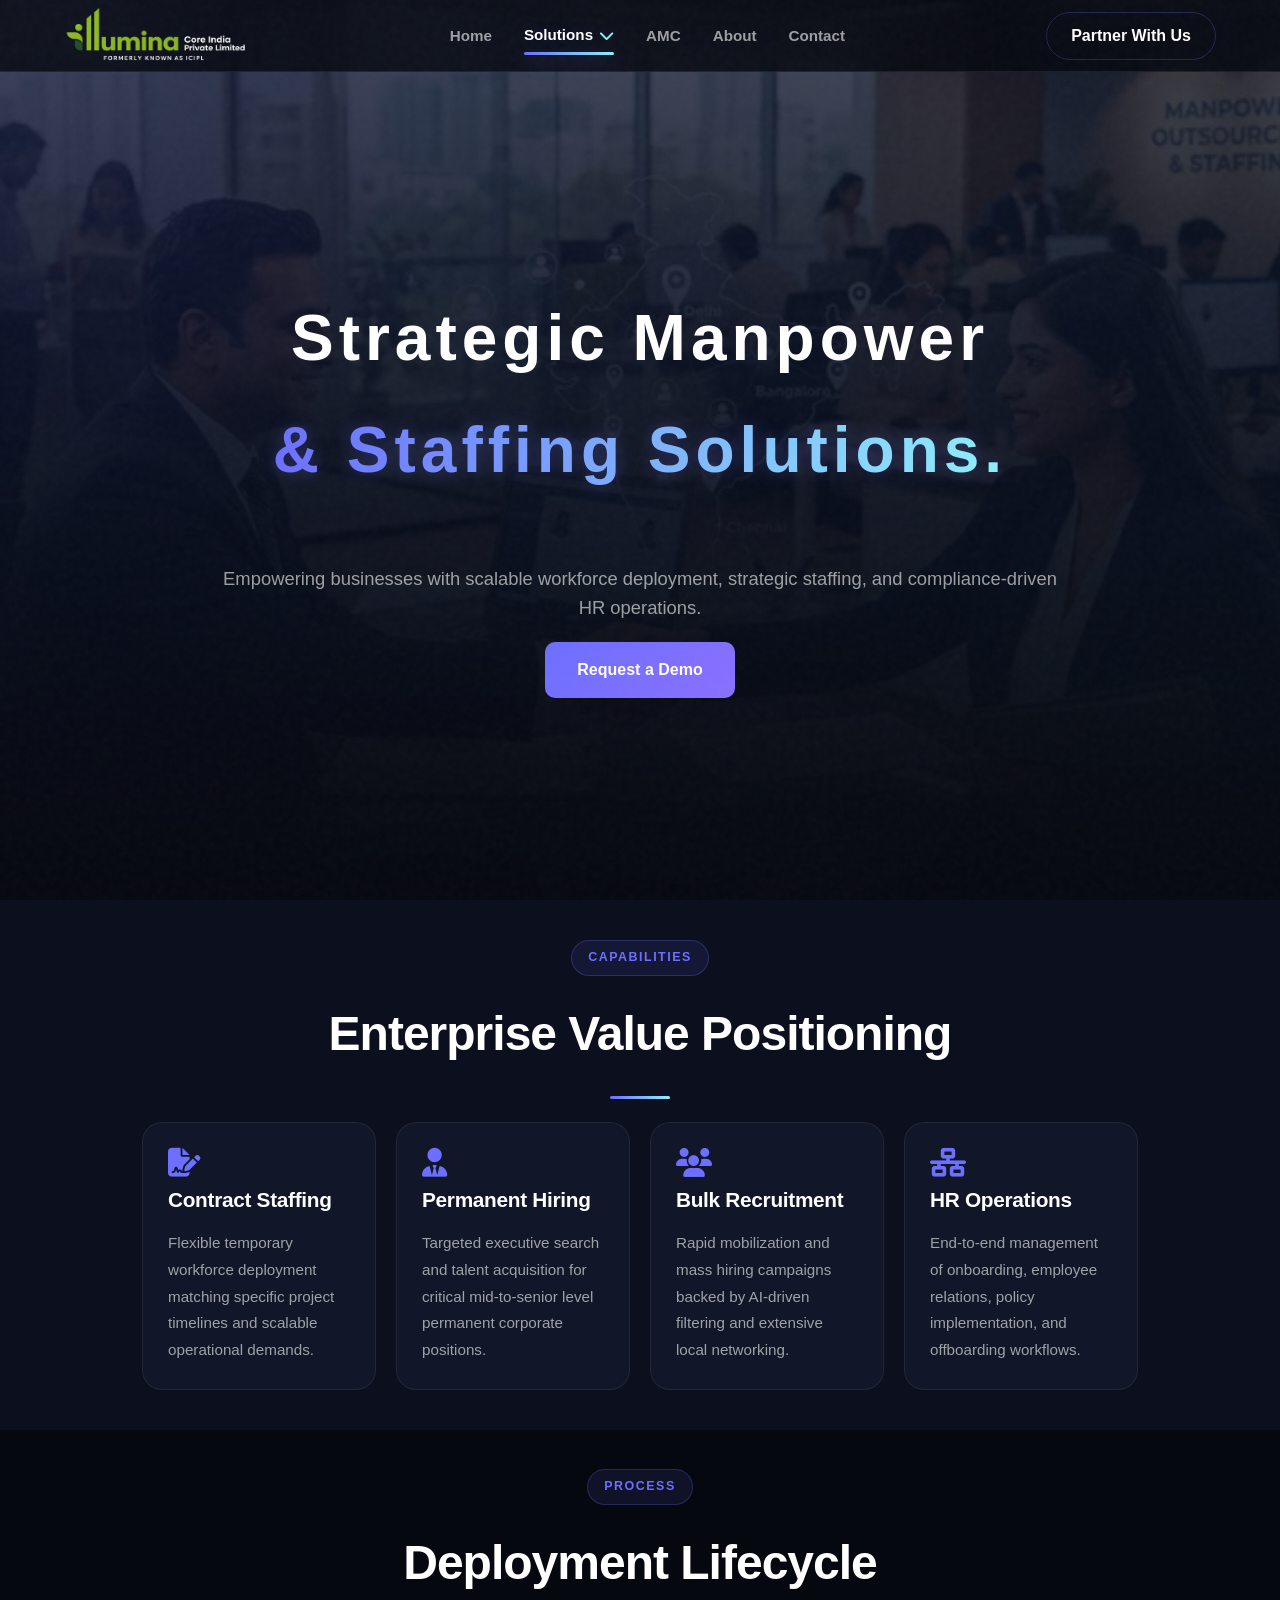
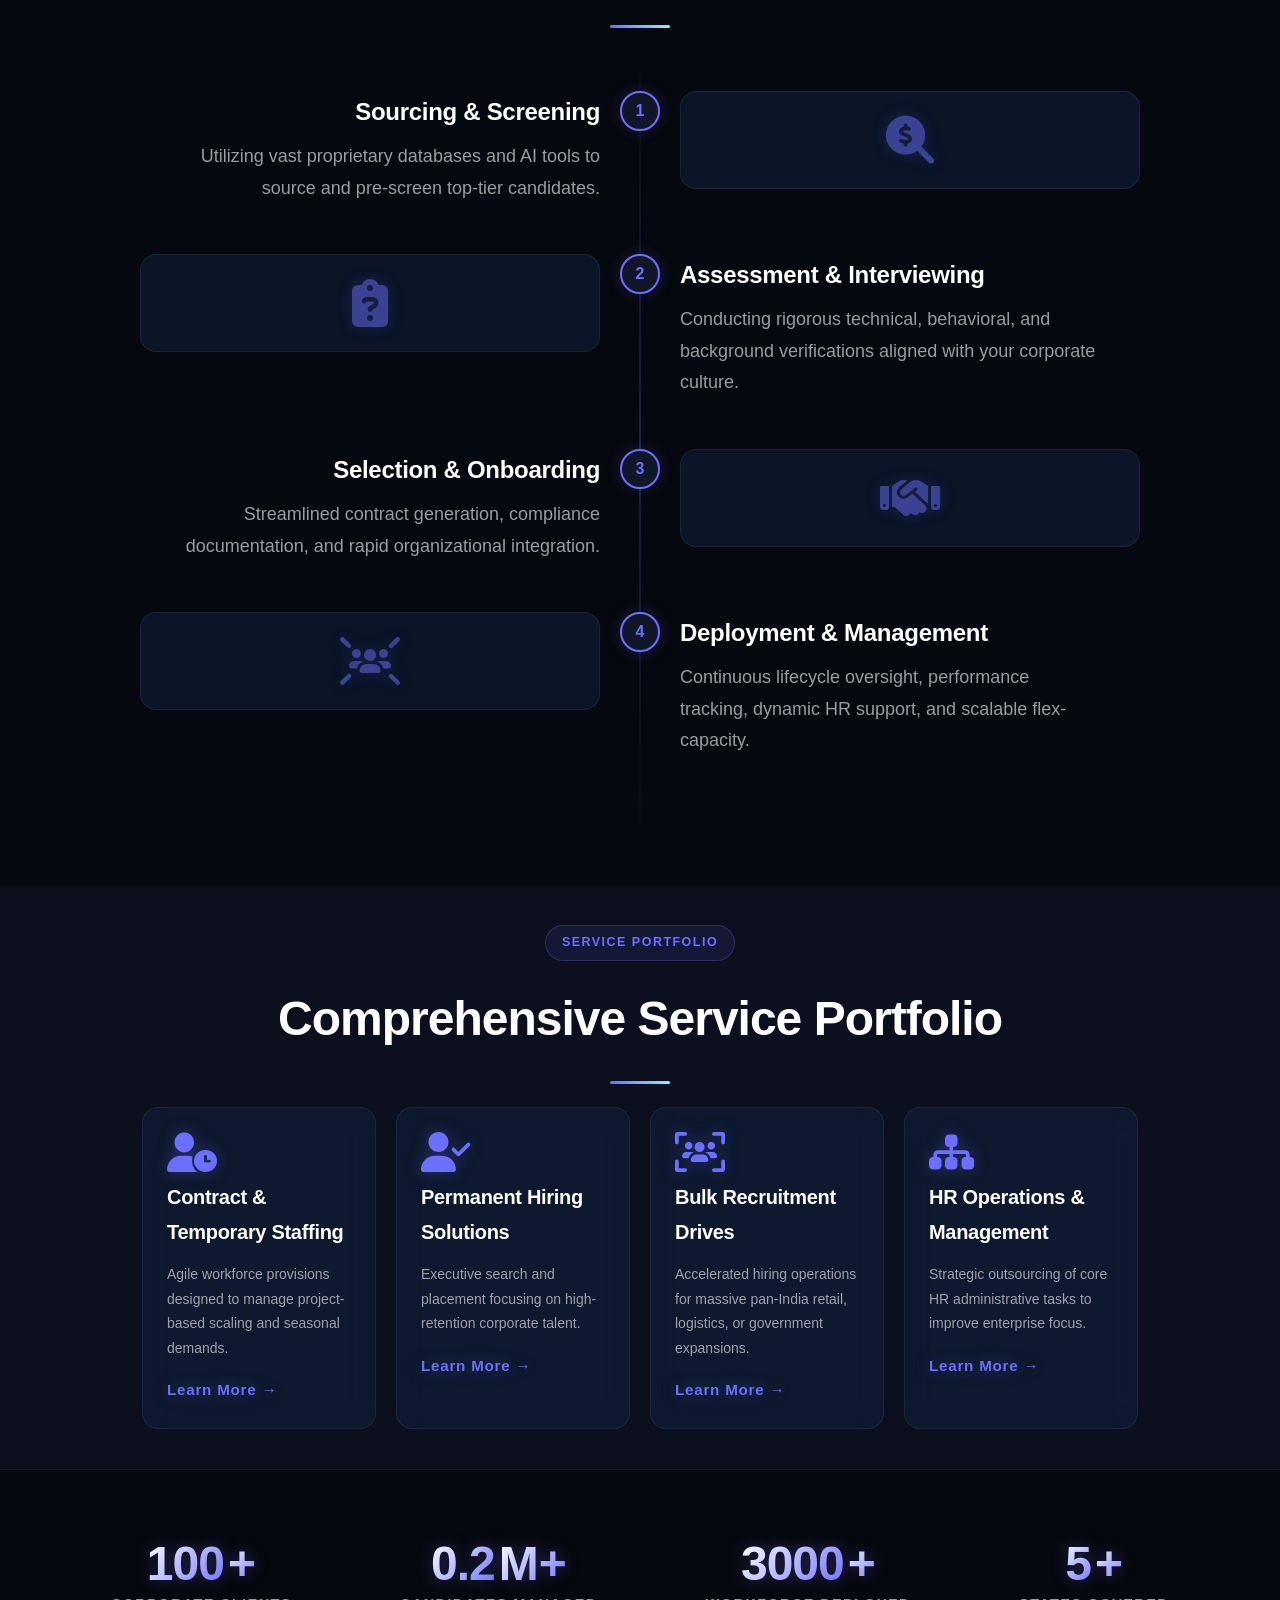
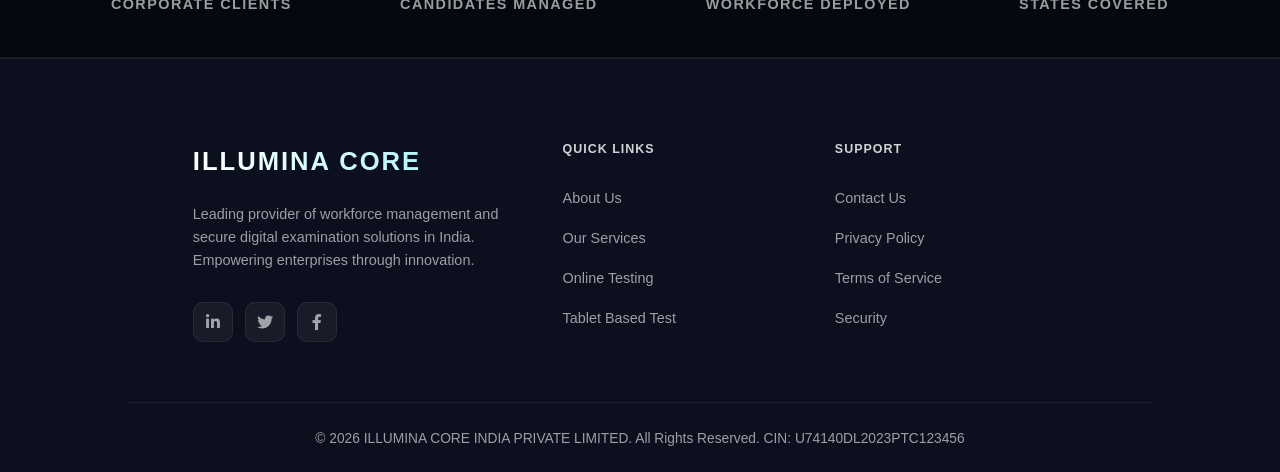
<file: manpower-outsourcing.html>
<!DOCTYPE html>
<html lang="en">

<head>
    <meta charset="UTF-8">
    <meta name="viewport" content="width=device-width, initial-scale=1.0">
    <title>Strategic Manpower Outsourcing & HR Solutions | Illumina Core</title>
    <link rel="icon" type="image/png" href="images/certs/illumina-core-logo-1.png">
    <meta name="description"
        content="Scale your operations efficiently with Illumina Core's manpower outsourcing. Offering contract staffing, bulk recruitment, and robust HR operations.">
    <link rel="stylesheet" href="css/all.min.css">
    <link rel="stylesheet" href="css/common.css">
    <link rel="stylesheet" href="css/manpower-outsourcing.css">
    <link rel="stylesheet" href="css/animations.css">
    <link rel="stylesheet" href="css/manpower-animations.css">
</head>

<body>
    <div class="noise-overlay"></div>

    <header class="site-header" id="siteHeader">
        <a href="index.html" class="logo">
            <img src="./images/certs/illumina-core-logo-nav.png" alt="Illumina Core">
        </a>

        <div class="menu-toggle">
            <i class="fas fa-bars"></i>
        </div>

        <nav class="main-nav">
            <ul class="nav-list">
                <li><a href="index.html" class="nav-link">Home</a></li>
                <li class="dropdown group">
                    <a href="index.html#services" class="nav-link dropdown-toggle activeLi" aria-haspopup="true"
                        aria-expanded="false">
                        Solutions <i class="fas fa-chevron-down"></i>
                    </a>
                    <div class="mega-menu mega-menu-compact">
                        <ul class="mega-menu-list compact-menu-list">
                            <li><a href="exam-solutions.html" class="mega-menu-link"><i class="fas fa-check"></i>
                                    Examination Solutions</a></li>
                            <li><a href="exam-solutions.html#tablet-assessment" class="mega-menu-link"><i
                                        class="fas fa-check"></i> Tablet Based Test</a></li>
                            <li><a href="payroll-services.html" class="mega-menu-link"><i class="fas fa-check"></i>
                                    Payroll Services</a></li>
                            <li><a href="manpower-outsourcing.html" class="mega-menu-link"><i class="fas fa-check"></i>
                                    Manpower Outsourcing</a></li>
                            <li><a href="auxiliary-services.html" class="mega-menu-link"><i class="fas fa-check"></i>
                                    Auxiliary Services</a></li>
                        </ul>
                    </div>
                </li>
                <li><a href="amc-services.html" class="nav-link">AMC</a></li>
                <li><a href="about.html" class="nav-link">About</a></li>
                <li><a href="index.html#contact" class="nav-link">Contact</a></li>
            </ul>
        </nav>
        <a href="index.html#contact" class="btn-outline header-cta">Partner With Us</a>
    </header>

    <section class="hero-section manpower-hero">
        <div class="hero-blob-1"></div>
        <div class="hero-blob-2"></div>
        <div class="hero-bg bg1 opacity-0" style="background-image: url('images/hero-outsourcing.webp');"></div>
        <div class="hero-content">
            <h1 class="hero-title hero-animate">Strategic Manpower <br><span class="text-accent">&amp; Staffing Solutions.</span></h1>
            <p class="hero-subtitle hero-animate">Empowering businesses with scalable workforce deployment, strategic staffing,
                and compliance-driven HR operations.</p>
            <div class="hero-btns hero-animate">
                <a href="index.html#contact" class="btn-accent">Request a Demo</a>
            </div>
        </div>
    </section>

    <section class="py-section px-section bg-secondary">
        <div class="section-header reveal-on-scroll">
            <span class="section-badge">Capabilities</span>
            <h2 class="section-title">Enterprise Value Positioning</h2>
            <div class="section-bar"></div>
        </div>
        <div class="container grid-auto gap-30">
            <div class="card reveal-on-scroll">
                <i class="fas fa-file-signature card-icon"></i>
                <h3 class="card-title">Contract Staffing</h3>
                <p class="card-desc">Flexible temporary workforce deployment matching specific project timelines and
                    scalable operational demands.</p>
            </div>
            <div class="card reveal-on-scroll">
                <i class="fas fa-user-tie card-icon"></i>
                <h3 class="card-title">Permanent Hiring</h3>
                <p class="card-desc">Targeted executive search and talent acquisition for critical mid-to-senior level
                    permanent corporate positions.</p>
            </div>
            <div class="card reveal-on-scroll">
                <i class="fas fa-users card-icon"></i>
                <h3 class="card-title">Bulk Recruitment</h3>
                <p class="card-desc">Rapid mobilization and mass hiring campaigns backed by AI-driven filtering and
                    extensive local networking.</p>
            </div>
            <div class="card reveal-on-scroll">
                <i class="fas fa-network-wired card-icon"></i>
                <h3 class="card-title">HR Operations</h3>
                <p class="card-desc">End-to-end management of onboarding, employee relations, policy implementation, and
                    offboarding workflows.</p>
            </div>
        </div>
    </section>

    <section class="py-section px-section bg-primary relative">
        <div class="section-header reveal-on-scroll">
            <span class="section-badge">Process</span>
            <h2 class="section-title">Deployment Lifecycle</h2>
            <div class="section-bar"></div>
        </div>

        <div class="timeline-container relative mx-auto max-w-[1000px] reveal-on-scroll">
            <div class="timeline-item timeline-left group">
                <div class="timeline-content">
                    <h3 class="text-white mb-2 font-semibold group-hover-text-accent transition-colors text-2xl">
                        Sourcing & Screening</h3>
                    <p class="text-gray text-lg leading-relaxed mb-0">Utilizing vast proprietary databases and AI tools
                        to source and pre-screen top-tier candidates.</p>
                </div>
                <div class="timeline-dot">1</div>
                <div class="timeline-empty pl-10">
                    <div class="glass-card text-center justify-center align-center d-flex p-8">
                        <i class="fas fa-search-dollar text-[3rem] text-accent opacity-50"></i>
                    </div>
                </div>
            </div>

            <div class="timeline-item timeline-right group">
                <div class="timeline-empty pr-10 hover-border-accent">
                    <div class="glass-card text-center justify-center align-center d-flex p-8">
                        <i class="fas fa-clipboard-question text-[3rem] text-accent opacity-50"></i>
                    </div>
                </div>
                <div class="timeline-dot">2</div>
                <div class="timeline-content">
                    <h3 class="text-white mb-2 font-semibold group-hover-text-accent transition-colors text-2xl">
                        Assessment & Interviewing</h3>
                    <p class="text-gray text-lg leading-relaxed mb-0">Conducting rigorous technical, behavioral, and
                        background verifications aligned with your corporate culture.</p>
                </div>
            </div>

            <div class="timeline-item timeline-left group">
                <div class="timeline-content">
                    <h3 class="text-white mb-2 font-semibold group-hover-text-accent transition-colors text-2xl">
                        Selection & Onboarding</h3>
                    <p class="text-gray text-lg leading-relaxed mb-0">Streamlined contract generation, compliance
                        documentation, and rapid organizational integration.</p>
                </div>
                <div class="timeline-dot">3</div>
                <div class="timeline-empty pl-10">
                    <div class="glass-card text-center justify-center align-center d-flex p-8">
                        <i class="fas fa-handshake text-[3rem] text-accent opacity-50"></i>
                    </div>
                </div>
            </div>

            <div class="timeline-item timeline-right group">
                <div class="timeline-empty pr-10">
                    <div class="glass-card text-center justify-center align-center d-flex p-8">
                        <i class="fas fa-users-rays text-[3rem] text-accent opacity-50"></i>
                    </div>
                </div>
                <div class="timeline-dot">4</div>
                <div class="timeline-content">
                    <h3 class="text-white mb-2 font-semibold group-hover-text-accent transition-colors text-2xl">
                        Deployment & Management</h3>
                    <p class="text-gray text-lg leading-relaxed mb-0">Continuous lifecycle oversight, performance
                        tracking, dynamic HR support, and scalable flex-capacity.</p>
                </div>
            </div>
        </div>
    </section>

    <section id="features" class="py-section px-section bg-secondary service-expansion-layer">
        <div class="section-header reveal-on-scroll">
            <span class="section-badge">Service Portfolio</span>
            <h2 class="section-title">Comprehensive Service Portfolio</h2>
            <div class="section-bar"></div>
        </div>
        <div class="container grid-auto gap-30">
            <div class="glass-card hover-border-accent reveal-on-scroll p-8 service-expansion-card">
                <i class="fas fa-user-clock text-[2.5rem] text-accent mb-5"></i>
                <h3 class="text-white mb-3 text-xl font-bold">Contract &amp; Temporary Staffing</h3>
                <p class="text-gray text-sm leading-relaxed mb-4">Agile workforce provisions designed to manage
                    project-based scaling and seasonal demands.</p>
                <button type="button" class="btn-text text-accent font-semibold tracking-wide hover-text-white transition-colors cursor-pointer text-left service-expand-trigger" aria-expanded="false">Learn
                    More &rarr;</button>
                <div class="expand-content">
                    <ul class="text-sm text-gray d-flex flex-column gap-2 mb-0 pl-0 list-none">
                        <li class="d-flex align-start gap-2"><i class="fas fa-check text-accent mt-1 text-xs"></i> Rapid
                            deployment of pre-screened professionals.</li>
                        <li class="d-flex align-start gap-2"><i class="fas fa-check text-accent mt-1 text-xs"></i>
                            Turnkey management of employee lifecycles.</li>
                        <li class="d-flex align-start gap-2"><i class="fas fa-check text-accent mt-1 text-xs"></i>
                            Complete assumption of compliance liabilities.</li>
                    </ul>
                </div>
            </div>

            <div class="glass-card hover-border-accent reveal-on-scroll p-8 delay-100 service-expansion-card">
                <i class="fas fa-user-check text-[2.5rem] text-accent mb-5"></i>
                <h3 class="text-white mb-3 text-xl font-bold">Permanent Hiring Solutions</h3>
                <p class="text-gray text-sm leading-relaxed mb-4">Executive search and placement focusing on
                    high-retention corporate talent.</p>
                <button type="button" class="btn-text text-accent font-semibold tracking-wide hover-text-white transition-colors cursor-pointer text-left service-expand-trigger" aria-expanded="false">Learn
                    More &rarr;</button>
                <div class="expand-content">
                    <ul class="text-sm text-gray d-flex flex-column gap-2 mb-0 pl-0 list-none">
                        <li class="d-flex align-start gap-2"><i class="fas fa-check text-accent mt-1 text-xs"></i>
                            Rigorous multi-stage vetting processes.</li>
                        <li class="d-flex align-start gap-2"><i class="fas fa-check text-accent mt-1 text-xs"></i>
                            Industry-specific domain expertise.</li>
                        <li class="d-flex align-start gap-2"><i class="fas fa-check text-accent mt-1 text-xs"></i>
                            Guaranteed cultural and technical alignment.</li>
                    </ul>
                </div>
            </div>

            <div class="glass-card hover-border-accent reveal-on-scroll p-8 delay-200 service-expansion-card">
                <i class="fas fa-users-viewfinder text-[2.5rem] text-accent mb-5"></i>
                <h3 class="text-white mb-3 text-xl font-bold">Bulk Recruitment Drives</h3>
                <p class="text-gray text-sm leading-relaxed mb-4">Accelerated hiring operations for massive pan-India
                    retail, logistics, or government expansions.</p>
                <button type="button" class="btn-text text-accent font-semibold tracking-wide hover-text-white transition-colors cursor-pointer text-left service-expand-trigger" aria-expanded="false">Learn
                    More &rarr;</button>
                <div class="expand-content">
                    <ul class="text-sm text-gray d-flex flex-column gap-2 mb-0 pl-0 list-none">
                        <li class="d-flex align-start gap-2"><i class="fas fa-check text-accent mt-1 text-xs"></i>
                            Nationwide candidate mobilization.</li>
                        <li class="d-flex align-start gap-2"><i class="fas fa-check text-accent mt-1 text-xs"></i>
                            Organized campus drives and job fairs.</li>
                        <li class="d-flex align-start gap-2"><i class="fas fa-check text-accent mt-1 text-xs"></i>
                            Tech-enabled, rapid onboarding protocols.</li>
                    </ul>
                </div>
            </div>

            <div class="glass-card hover-border-accent reveal-on-scroll p-8 service-expansion-card">
                <i class="fas fa-sitemap text-[2.5rem] text-accent mb-5"></i>
                <h3 class="text-white mb-3 text-xl font-bold">HR Operations &amp; Management</h3>
                <p class="text-gray text-sm leading-relaxed mb-4">Strategic outsourcing of core HR administrative tasks
                    to improve enterprise focus.</p>
                <button type="button" class="btn-text text-accent font-semibold tracking-wide hover-text-white transition-colors cursor-pointer text-left service-expand-trigger" aria-expanded="false">Learn
                    More &rarr;</button>
                <div class="expand-content">
                    <ul class="text-sm text-gray d-flex flex-column gap-2 mb-0 pl-0 list-none">
                        <li class="d-flex align-start gap-2"><i class="fas fa-check text-accent mt-1 text-xs"></i>
                            Custom policy design and implementation.</li>
                        <li class="d-flex align-start gap-2"><i class="fas fa-check text-accent mt-1 text-xs"></i>
                            Performance management and appraisal systems.</li>
                        <li class="d-flex align-start gap-2"><i class="fas fa-check text-accent mt-1 text-xs"></i>
                            Employee grievance lifecycle management.</li>
                    </ul>
                </div>
            </div>

        </div>
    </section>

    <section class="py-section px-section bg-primary border-t border-b border-light">
        <div class="stats-bar d-flex justify-around flex-wrap gap-40 w-full reveal-on-scroll">
            <div class="stat-item text-center">
                <div class="d-flex align-center justify-center gap-1 mb-1">
                    <h2 class="counter text-[3rem] text-accent font-heading font-bold" data-target="500">0</h2>
                    <span class="text-[3rem] text-accent font-heading font-bold">+</span>
                </div>
                <p class="stat-label">Corporate Clients</p>
            </div>

            <div class="stat-item text-center">
                <div class="d-flex align-center justify-center gap-1 mb-1">
                    <h2 class="counter text-[3rem] text-accent font-heading font-bold" data-target="1.2">0</h2>
                    <span class="text-[3rem] text-accent font-heading font-bold">M+</span>
                </div>
                <p class="stat-label">Candidates Managed</p>
            </div>

            <div class="stat-item text-center">
                <div class="d-flex align-center justify-center gap-1 mb-1">
                    <h2 class="counter text-[3rem] text-accent font-heading font-bold" data-target="15000">0</h2>
                    <span class="text-[3rem] text-accent font-heading font-bold">+</span>
                </div>
                <p class="stat-label">Workforce Deployed</p>
            </div>

            <div class="stat-item text-center">
                <div class="d-flex align-center justify-center gap-1 mb-1">
                    <h2 class="counter text-[3rem] text-accent font-heading font-bold" data-target="28">0</h2>
                    <span class="text-[3rem] text-accent font-heading font-bold">+</span>
                </div>
                <p class="stat-label">States Covered</p>
            </div>
        </div>
    </section>


    <footer class="site-footer">
        <div class="container footer-grid">
            <div class="footer-logo-col">
                <h2 class="footer-logo-text">ILLUMINA CORE</h2>
                <p class="footer-desc">Leading provider of workforce management and secure digital examination solutions
                    in India. Empowering enterprises through innovation.</p>
                <div class="social-icons">
                    <a href="#" class="social-icon"><i class="fab fa-linkedin-in"></i></a>
                    <a href="#" class="social-icon"><i class="fab fa-twitter"></i></a>
                    <a href="#" class="social-icon"><i class="fab fa-facebook-f"></i></a>
                </div>
            </div>
            <div class="footer-links-box">
                <div class="footer-links">
                    <h3>Quick Links</h3>
                    <ul>
                        <li><a href="about.html">About Us</a></li>
                        <li><a href="index.html#services">Our Services</a></li>
                        <li><a href="exam-solutions.html">Online Testing</a></li>
                        <li><a href="exam-solutions.html#tablet-assessment">Tablet Based Test</a></li>
                    </ul>
                </div>

                <div class="footer-links">
                    <h3>Support</h3>
                    <ul>
                        <li><a href="index.html#contact">Contact Us</a></li>
                        <li><a href="privacy-policy.html">Privacy Policy</a></li>
                        <li><a href="terms.html">Terms of Service</a></li>
                        <li><a href="security.html">Security</a></li>
                    </ul>
                </div>
            </div>
        </div>
        <div class="copyright">
            <p>&copy; 2026 ILLUMINA CORE INDIA PRIVATE LIMITED. All Rights Reserved. CIN: U74140DL2023PTC123456</p>
        </div>
    </footer>

    <script src="js/shared.js"></script>
    <script src="js/manpower-outsourcing.js"></script>
</body>

</html>
</file>
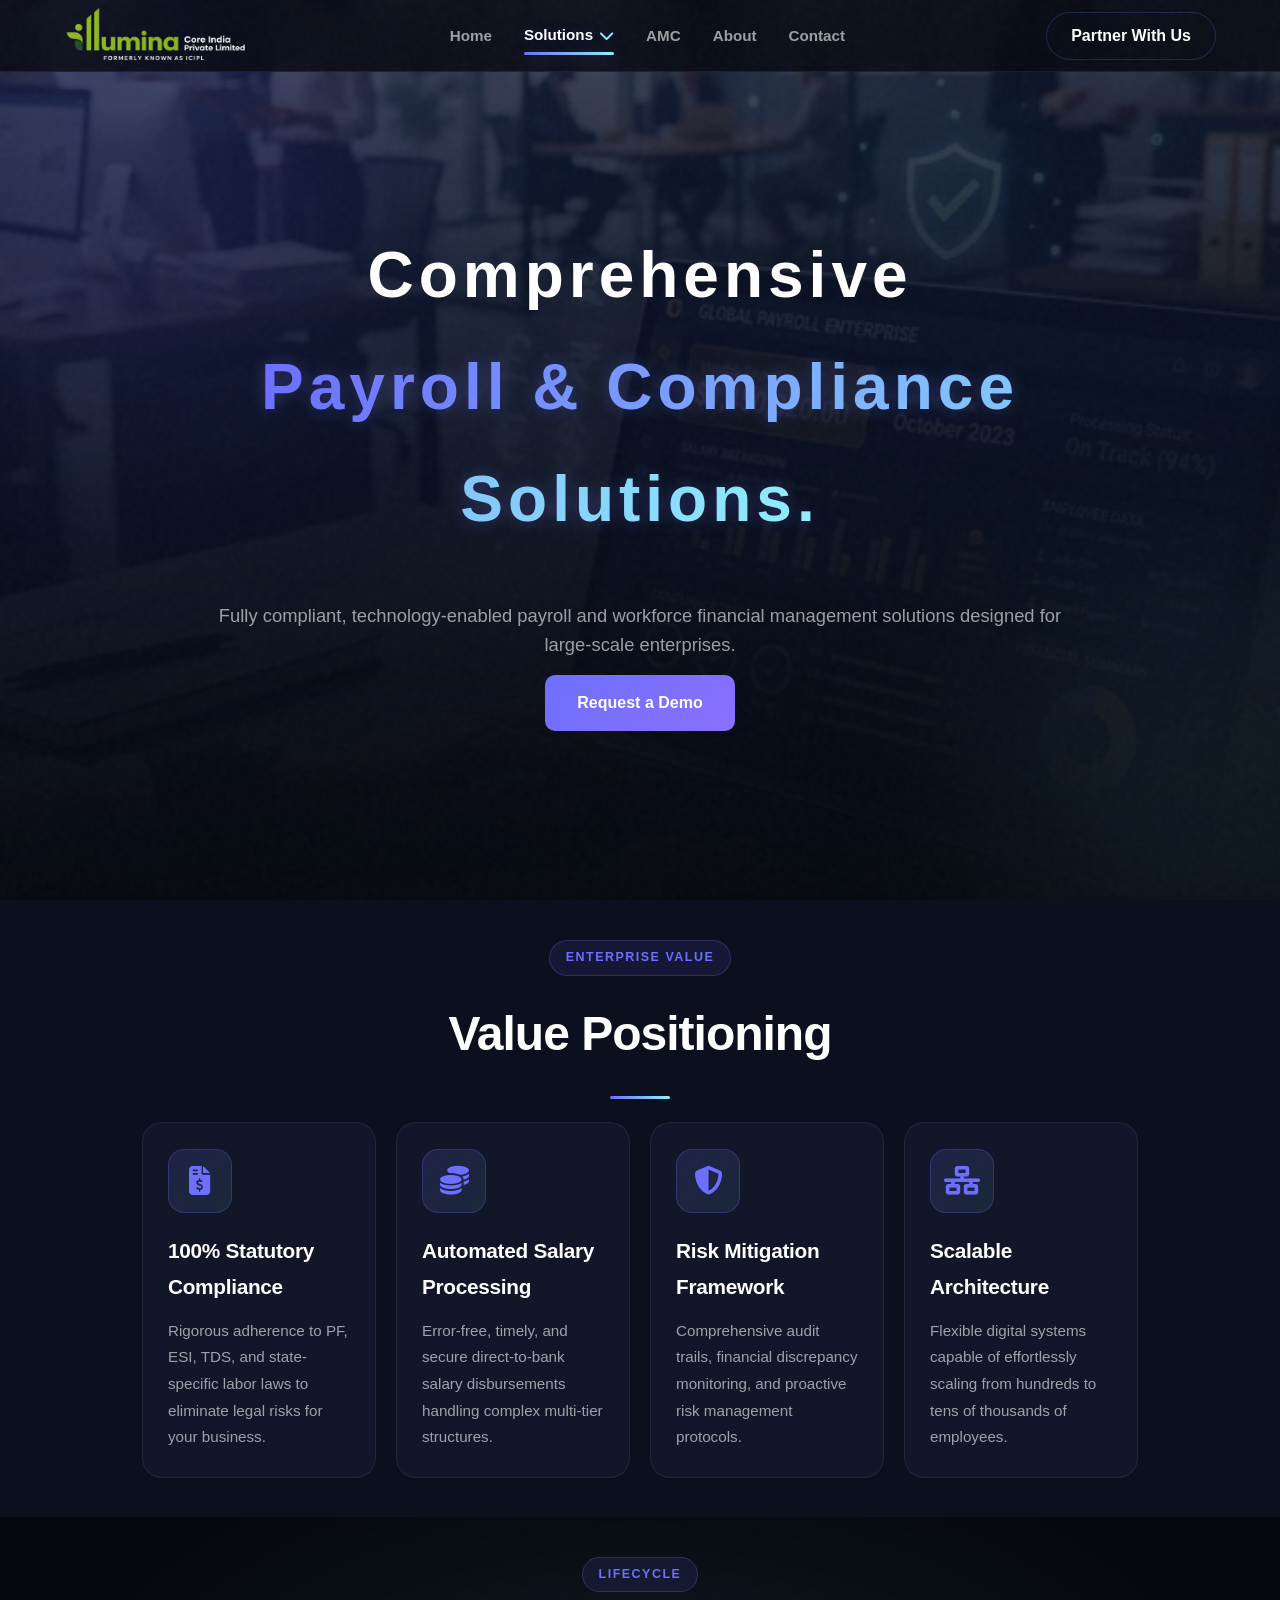
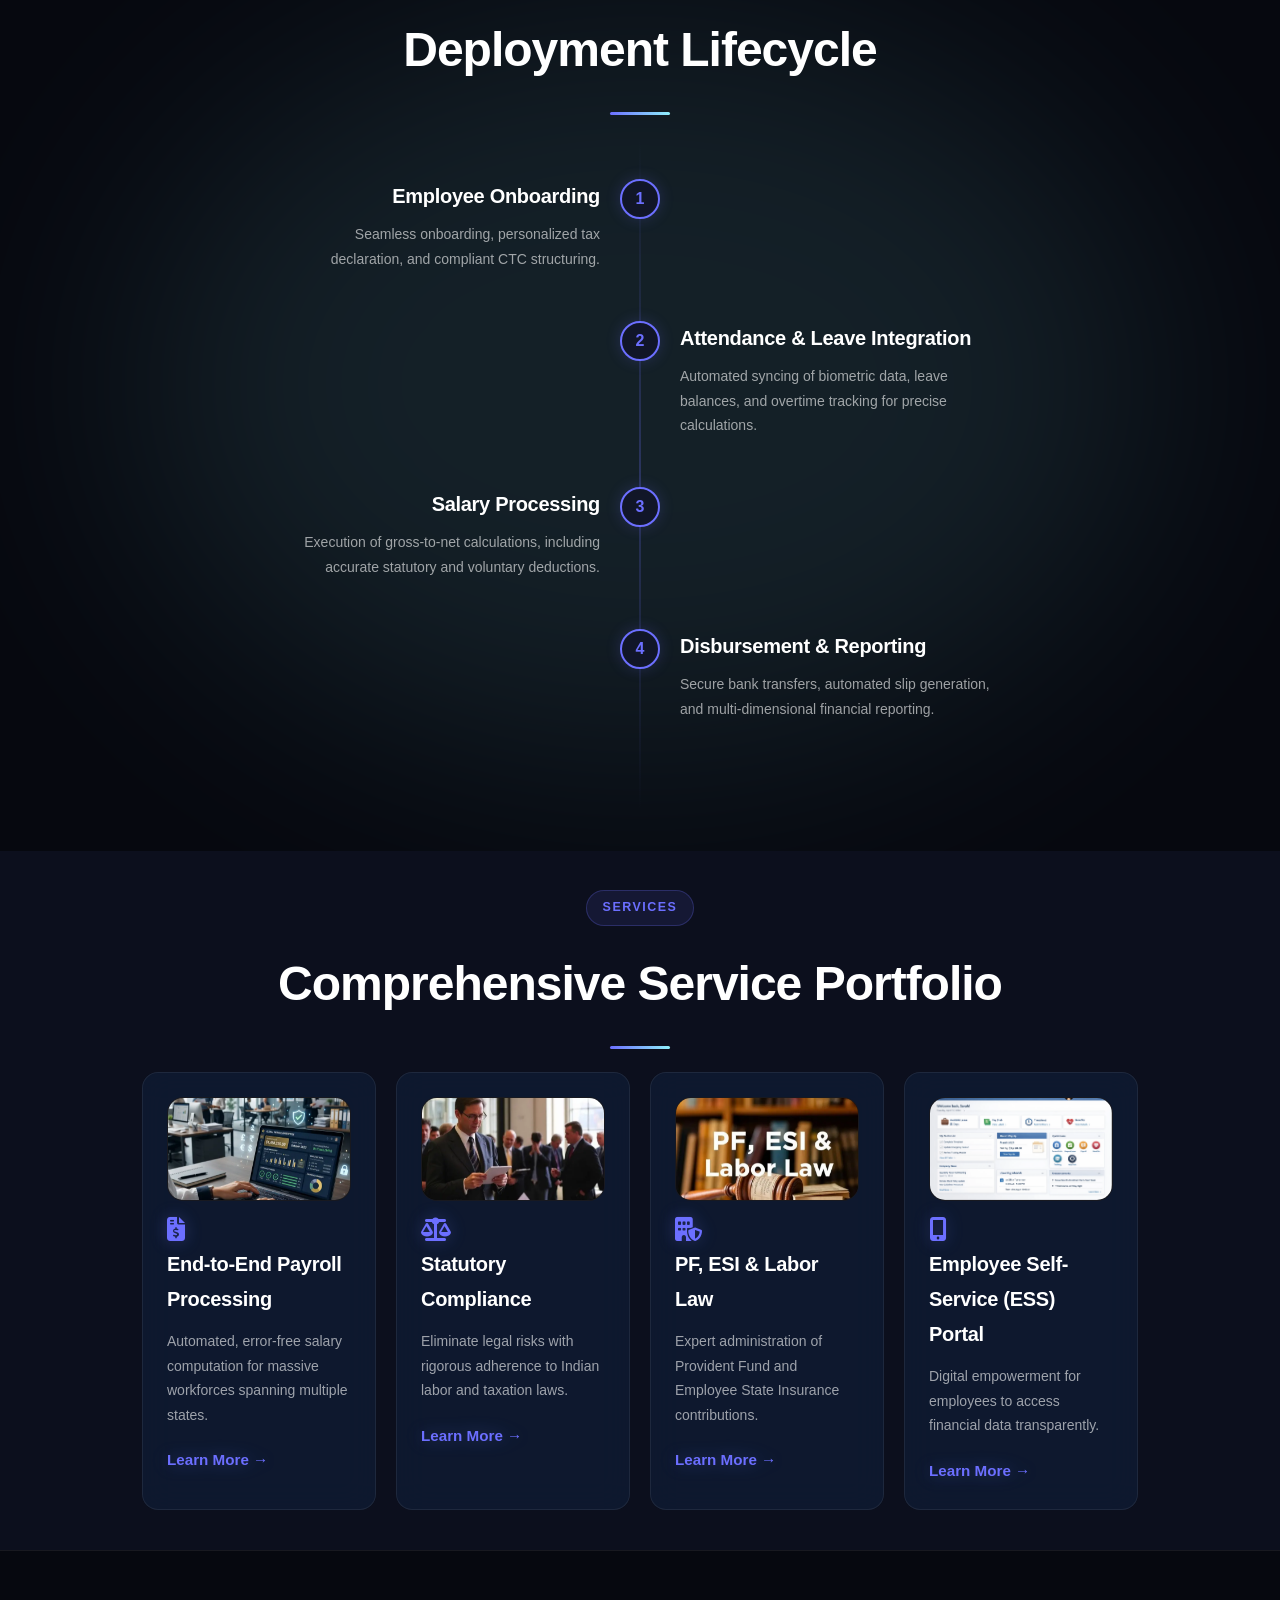
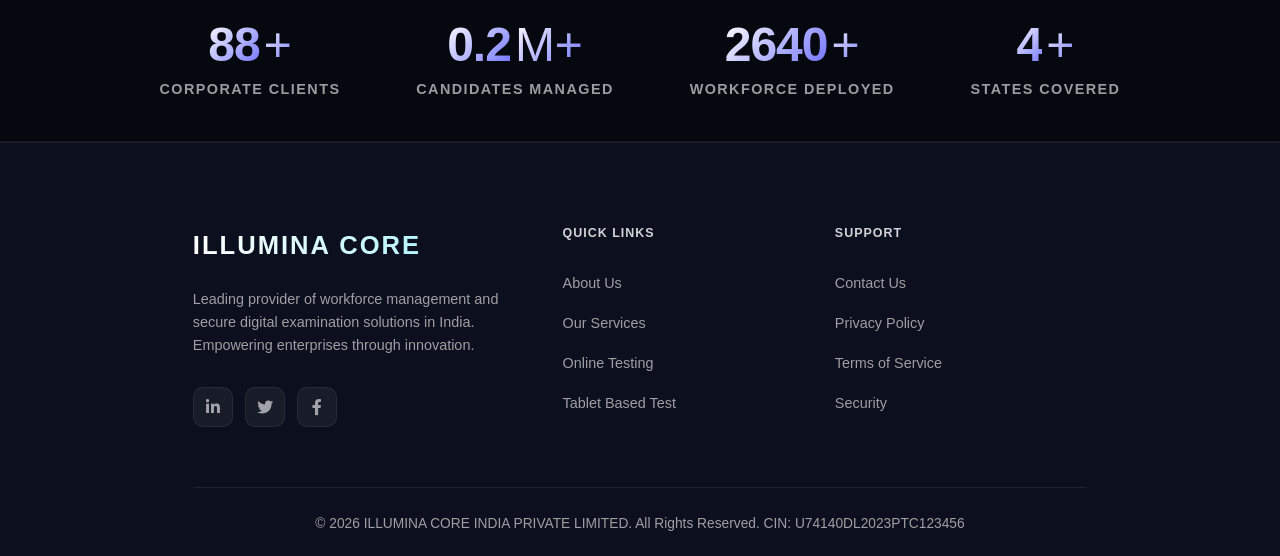
<file: payroll-services.html>
<!DOCTYPE html>
<html lang="en">

<head>
    <meta charset="UTF-8">
    <meta name="viewport" content="width=device-width, initial-scale=1.0">
    <title>Enterprise Payroll Services & Statutory Compliance | Illumina Core</title>
    <link rel="icon" type="image/png" href="images/certs/illumina-core-logo-1.png">
    <meta name="description"
        content="Automate your workforce financials with Illumina Core's enterprise payroll solutions. We guarantee 100% statutory compliance, tax filing, and secure salary processing.">
    <link rel="stylesheet" href="css/all.min.css">
    <link rel="stylesheet" href="css/common.css">

    <link rel="stylesheet" href="css/payroll-services.css">
    <link rel="stylesheet" href="css/animations.css">
    <link rel="stylesheet" href="css/payroll-animations.css">
</head>

<body>
    <div class="noise-overlay"></div>

    <header class="site-header" id="siteHeader">
        <a href="index.html" class="logo">
            <img src="./images/certs/illumina-core-logo-nav.png" alt="Illumina Core">
        </a>

        <div class="menu-toggle">
            <i class="fas fa-bars"></i>
        </div>

        <nav class="main-nav">
            <ul class="nav-list">
                <li><a href="index.html" class="nav-link">Home</a></li>
                <li class="dropdown group">
                    <a href="index.html#services" class="nav-link dropdown-toggle activeLi" aria-haspopup="true"
                        aria-expanded="false">
                        Solutions <i class="fas fa-chevron-down"></i>
                    </a>
                    <div class="mega-menu mega-menu-compact">
                        <ul class="mega-menu-list compact-menu-list">
                            <li><a href="exam-solutions.html" class="mega-menu-link"><i class="fas fa-check"></i>
                                    Examination Solutions</a></li>
                            <li><a href="exam-solutions.html#tablet-assessment" class="mega-menu-link"><i
                                        class="fas fa-check"></i> Tablet Based Test</a></li>
                            <li><a href="payroll-services.html" class="mega-menu-link"><i class="fas fa-check"></i>
                                    Payroll Services</a></li>
                            <li><a href="manpower-outsourcing.html" class="mega-menu-link"><i class="fas fa-check"></i>
                                    Manpower Outsourcing</a></li>
                            <li><a href="auxiliary-services.html" class="mega-menu-link"><i class="fas fa-check"></i>
                                    Auxiliary Services</a></li>
                        </ul>
                    </div>
                </li>
                <li><a href="amc-services.html" class="nav-link">AMC</a></li>
                <li><a href="about.html" class="nav-link">About</a></li>
                <li><a href="index.html#contact" class="nav-link">Contact</a></li>
            </ul>
        </nav>
        <a href="index.html#contact" class="btn-outline header-cta">Partner With Us</a>
    </header>

    <section class="hero-section payroll-hero">
        <div class="hero-blob-1"></div>
        <div class="hero-blob-2"></div>
        <div class="hero-bg bg1 opacity-0" style="background-image: url('images/hero-payroll.webp');"></div>
        <div class="hero-content">
            <h1 class="hero-title hero-animate">Comprehensive <br><span class="text-accent">Payroll & Compliance Solutions.</span></h1>
            <p class="hero-subtitle hero-animate">
                Fully compliant, technology-enabled payroll and workforce financial management solutions designed for
                large-scale enterprises.
            </p>
            <div class="hero-btns hero-animate">
                <a href="index.html#contact" class="btn-accent">Request a Demo</a>
            </div>
        </div>
    </section>

    <section class="py-section px-section bg-secondary relative">
        <div class="container relative z-10">
            <div class="section-header reveal-on-scroll">
                <div class="section-badge">Enterprise Value</div>
                <h2 class="section-title">Value Positioning</h2>
                <div class="section-bar"></div>
            </div>

            <div class="grid-auto reveal-on-scroll">
                <div class="card">
                    <div class="card-icon-container" style="margin: 0 0 20px 0;">
                        <i class="fas fa-file-invoice-dollar card-icon mb-0 mt-4"></i>
                    </div>
                    <h3 class="card-title">100% Statutory Compliance</h3>
                    <p class="card-desc">Rigorous adherence to PF, ESI, TDS, and state-specific labor laws to eliminate
                        legal risks for your business.</p>
                </div>

                <div class="card">
                    <div class="card-icon-container" style="margin: 0 0 20px 0;">
                        <i class="fas fa-coins card-icon mb-0 mt-4"></i>
                    </div>
                    <h3 class="card-title">Automated Salary Processing</h3>
                    <p class="card-desc">Error-free, timely, and secure direct-to-bank salary disbursements handling
                        complex multi-tier structures.</p>
                </div>

                <div class="card">
                    <div class="card-icon-container" style="margin: 0 0 20px 0;">
                        <i class="fas fa-shield-halved card-icon mb-0 mt-4"></i>
                    </div>
                    <h3 class="card-title">Risk Mitigation Framework</h3>
                    <p class="card-desc">Comprehensive audit trails, financial discrepancy monitoring, and proactive
                        risk management protocols.</p>
                </div>

                <div class="card">
                    <div class="card-icon-container" style="margin: 0 0 20px 0;">
                        <i class="fas fa-network-wired card-icon mb-0 mt-4"></i>
                    </div>
                    <h3 class="card-title">Scalable Architecture</h3>
                    <p class="card-desc">Flexible digital systems capable of effortlessly scaling from hundreds to tens
                        of thousands of employees.</p>
                </div>
            </div>
        </div>
    </section>

    <section class="py-section px-section bg-primary relative overflow-hidden">
        <div class="glow-effect" style="right: -30%; top: 50%; opacity: 0.1; background: var(--accent2);"></div>
        <div class="container relative z-10">
            <div class="section-header reveal-on-scroll">
                <div class="section-badge">Lifecycle</div>
                <h2 class="section-title">Deployment Lifecycle</h2>
                <div class="section-bar"></div>
            </div>

            <div class="timeline-container max-w-md mx-auto relative reveal-on-scroll">

                <div class="timeline-item timeline-left group hover-up">
                    <div class="timeline-content pr-10">
                        <h3 class="text-xl font-bold text-white mb-2 transition-colors group-hover-text-accent">Employee
                            Onboarding</h3>
                        <p class="text-gray text-sm">Seamless onboarding, personalized tax declaration, and compliant
                            CTC structuring.</p>
                    </div>
                    <div class="timeline-dot group-hover-bg-accent">1</div>
                    <div class="timeline-empty"></div>
                </div>

                <div class="timeline-item timeline-right group hover-up">
                    <div class="timeline-empty"></div>
                    <div class="timeline-dot group-hover-bg-accent">2</div>
                    <div class="timeline-content pl-10">
                        <h3 class="text-xl font-bold text-white mb-2 transition-colors group-hover-text-accent">
                            Attendance & Leave Integration</h3>
                        <p class="text-gray text-sm">Automated syncing of biometric data, leave balances, and overtime
                            tracking for precise calculations.</p>
                    </div>
                </div>

                <div class="timeline-item timeline-left group hover-up">
                    <div class="timeline-content pr-10">
                        <h3 class="text-xl font-bold text-white mb-2 transition-colors group-hover-text-accent">Salary
                            Processing</h3>
                        <p class="text-gray text-sm">Execution of gross-to-net calculations, including accurate
                            statutory and voluntary deductions.</p>
                    </div>
                    <div class="timeline-dot group-hover-bg-accent">3</div>
                    <div class="timeline-empty"></div>
                </div>

                <div class="timeline-item timeline-right group hover-up">
                    <div class="timeline-empty"></div>
                    <div class="timeline-dot group-hover-bg-accent">4</div>
                    <div class="timeline-content pl-10">
                        <h3 class="text-xl font-bold text-white mb-2 transition-colors group-hover-text-accent">
                            Disbursement & Reporting</h3>
                        <p class="text-gray text-sm">Secure bank transfers, automated slip generation, and
                            multi-dimensional financial reporting.</p>
                    </div>
                </div>

            </div>
        </div>
    </section>

    <section class="py-section px-section bg-secondary relative service-expansion-layer">
        <div class="container relative z-10">
            <div class="section-header reveal-on-scroll">
                <div class="section-badge">Services</div>
                <h2 class="section-title">Comprehensive Service Portfolio</h2>
                <div class="section-bar"></div>
            </div>

            <div class="grid-auto reveal-on-scroll">

                <div class="glass-card hover-border-accent service-expansion-card">
                    <div class="feature-visual mb-5 img-hover-wrapper">
                        <img src="images/hero-payroll.webp" alt="Indian payroll processing team at enterprise desk"
                            class="img-hover-zoom">
                    </div>
                    <i class="fas fa-file-invoice-dollar text-2xl text-accent mt-2"></i>
                    <h3 class="text-xl text-white font-bold mb-3">End-to-End Payroll Processing</h3>
                    <p class="text-gray text-sm mb-4">Automated, error-free salary computation for massive workforces
                        spanning multiple states.</p>

                    <button type="button" class="btn-text text-accent font-semibold mt-2 cursor-pointer transition-colors service-expand-trigger" aria-expanded="false">Learn
                        More &rarr;</button>
                    <div class="expand-content">
                        <ul class="text-sm text-gray flex-column gap-2 list-none p-0 m-0">
                            <li><i class="fas fa-check text-accent text-xs"></i> Dynamic attendance integration.</li>
                            <li><i class="fas fa-check text-accent text-xs"></i> Automated deduction calculations.</li>
                            <li><i class="fas fa-check text-accent text-xs"></i> Multi-tiered salary structures.</li>
                        </ul>
                    </div>
                </div>

                <div class="glass-card hover-border-accent service-expansion-card">
                    <div class="feature-visual mb-5 img-hover-wrapper">
                        <img src="images/Statutory-Compliance.webp" alt="Indian compliance and statutory documentation review"
                            class="img-hover-zoom">
                    </div>
                    <i class="fas fa-scale-balanced text-2xl text-accent mt-2"></i>
                    <h3 class="text-xl text-white font-bold mb-3">Statutory Compliance</h3>
                    <p class="text-gray text-sm mb-4">Eliminate legal risks with rigorous adherence to Indian labor and
                        taxation laws.</p>

                    <button type="button" class="btn-text text-accent font-semibold mt-2 cursor-pointer transition-colors service-expand-trigger" aria-expanded="false">Learn
                        More &rarr;</button>
                    <div class="expand-content">
                        <ul class="text-sm text-gray flex-column gap-2 list-none p-0 m-0">
                            <li><i class="fas fa-check text-accent text-xs"></i> Real-time tracking of amendments.</li>
                            <li><i class="fas fa-check text-accent text-xs"></i> Form 16 and TDS returns.</li>
                            <li><i class="fas fa-check text-accent text-xs"></i> Seamless regulatory audit support.</li>
                        </ul>
                    </div>
                </div>

                <div class="glass-card hover-border-accent service-expansion-card">
                    <div class="feature-visual mb-5 img-hover-wrapper">
                        <img src="images/LABOR-LAW.webp" alt="Indian PF and labor law paperwork workflow"
                            class="img-hover-zoom">
                    </div>
                    <i class="fas fa-building-shield text-2xl text-accent mt-2"></i>
                    <h3 class="text-xl text-white font-bold mb-3">PF, ESI & Labor Law</h3>
                    <p class="text-gray text-sm mb-4">Expert administration of Provident Fund and Employee State
                        Insurance contributions.</p>

                    <button type="button" class="btn-text text-accent font-semibold mt-2 cursor-pointer transition-colors service-expand-trigger" aria-expanded="false">Learn
                        More &rarr;</button>
                    <div class="expand-content">
                        <ul class="text-sm text-gray flex-column gap-2 list-none p-0 m-0">
                            <li><i class="fas fa-check text-accent text-xs"></i> UAN generation and KYC updates.</li>
                            <li><i class="fas fa-check text-accent text-xs"></i> Monthly challan remittances.</li>
                            <li><i class="fas fa-check text-accent text-xs"></i> Management of factory act compliances.
                            </li>
                        </ul>
                    </div>
                </div>

                <div class="glass-card hover-border-accent service-expansion-card">
                    <div class="feature-visual mb-5 img-hover-wrapper">
                        <img src="images/employee-self-service.webp"
                            alt="Indian employees using self service payroll portal" class="img-hover-zoom">
                    </div>
                    <i class="fas fa-mobile-screen-button text-2xl text-accent mt-2"></i>
                    <h3 class="text-xl text-white font-bold mb-3">Employee Self-Service (ESS) Portal</h3>
                    <p class="text-gray text-sm mb-4 max-w-md">Digital empowerment for employees to access financial
                        data transparently.</p>

                    <button type="button" class="btn-text text-accent font-semibold mt-2 cursor-pointer transition-colors service-expand-trigger" aria-expanded="false">Learn
                        More &rarr;</button>
                    <div class="expand-content">
                        <ul class="text-sm text-gray flex-column gap-2 list-none p-0 m-0">
                            <li><i class="fas fa-check text-accent text-xs"></i> 24/7 access to digital payslips and tax
                                sheets.</li>
                            <li><i class="fas fa-check text-accent text-xs"></i> Automated leave and claim request
                                workflows.</li>
                            <li><i class="fas fa-check text-accent text-xs"></i> Secure, individualized login
                                credentials.</li>
                        </ul>
                    </div>
                </div>

            </div>
        </div>
    </section>

    <section class="py-section px-section bg-primary border-t-light border-b-light relative">
        <div class="container relative z-10">
            <div class="stats-bar reveal-on-scroll">
                <div class="stat-item">
                    <div class="flex-center gap-1 mb-2">
                        <h2 class="counter" data-target="500">0</h2><span>+</span>
                    </div>
                    <p class="stat-label">Corporate Clients</p>
                </div>
                <div class="stat-item">
                    <div class="flex-center gap-1 mb-2">
                        <h2 class="counter" data-target="1.2">0</h2><span>M+</span>
                    </div>
                    <p class="stat-label">Candidates Managed</p>
                </div>
                <div class="stat-item">
                    <div class="flex-center gap-1 mb-2">
                        <h2 class="counter" data-target="15000">0</h2><span>+</span>
                    </div>
                    <p class="stat-label">Workforce Deployed</p>
                </div>
                <div class="stat-item">
                    <div class="flex-center gap-1 mb-2">
                        <h2 class="counter" data-target="28">0</h2><span>+</span>
                    </div>
                    <p class="stat-label">States Covered</p>
                </div>
            </div>
        </div>
    </section>

    <footer class="site-footer">
        <div class="container">
            <div class="footer-grid">
                <div>
                    <h2 class="footer-logo-text">ILLUMINA CORE</h2>
                    <p class="footer-desc">Leading provider of workforce management and secure digital examination
                        solutions in India. Empowering enterprises through innovation.</p>
                    <div class="social-icons">
                        <a href="#" class="social-icon"><i class="fab fa-linkedin-in"></i></a>
                        <a href="#" class="social-icon"><i class="fab fa-twitter"></i></a>
                        <a href="#" class="social-icon"><i class="fab fa-facebook-f"></i></a>
                    </div>
                </div>
                <div class="footer-links-box">
                    <div class="footer-links">
                        <h3>Quick Links</h3>
                        <ul>
                            <li><a href="about.html">About Us</a></li>
                            <li><a href="index.html#services">Our Services</a></li>
                            <li><a href="exam-solutions.html">Online Testing</a></li>
                            <li><a href="exam-solutions.html#tablet-assessment">Tablet Based Test</a></li>
                        </ul>
                    </div>
                    <div class="footer-links">
                        <h3>Support</h3>
                        <ul>
                            <li><a href="index.html#contact">Contact Us</a></li>
                            <li><a href="privacy-policy.html">Privacy Policy</a></li>
                            <li><a href="terms.html">Terms of Service</a></li>
                            <li><a href="security.html">Security</a></li>
                        </ul>
                    </div>
                </div>
            </div>
            <div class="copyright">
                <p>&copy; 2026 ILLUMINA CORE INDIA PRIVATE LIMITED. All Rights Reserved. CIN: U74140DL2023PTC123456</p>
            </div>
        </div>
    </footer>

    <script src="js/shared.js"></script>
    <script src="js/payroll-services.js"></script>
</body>

</html>
</file>
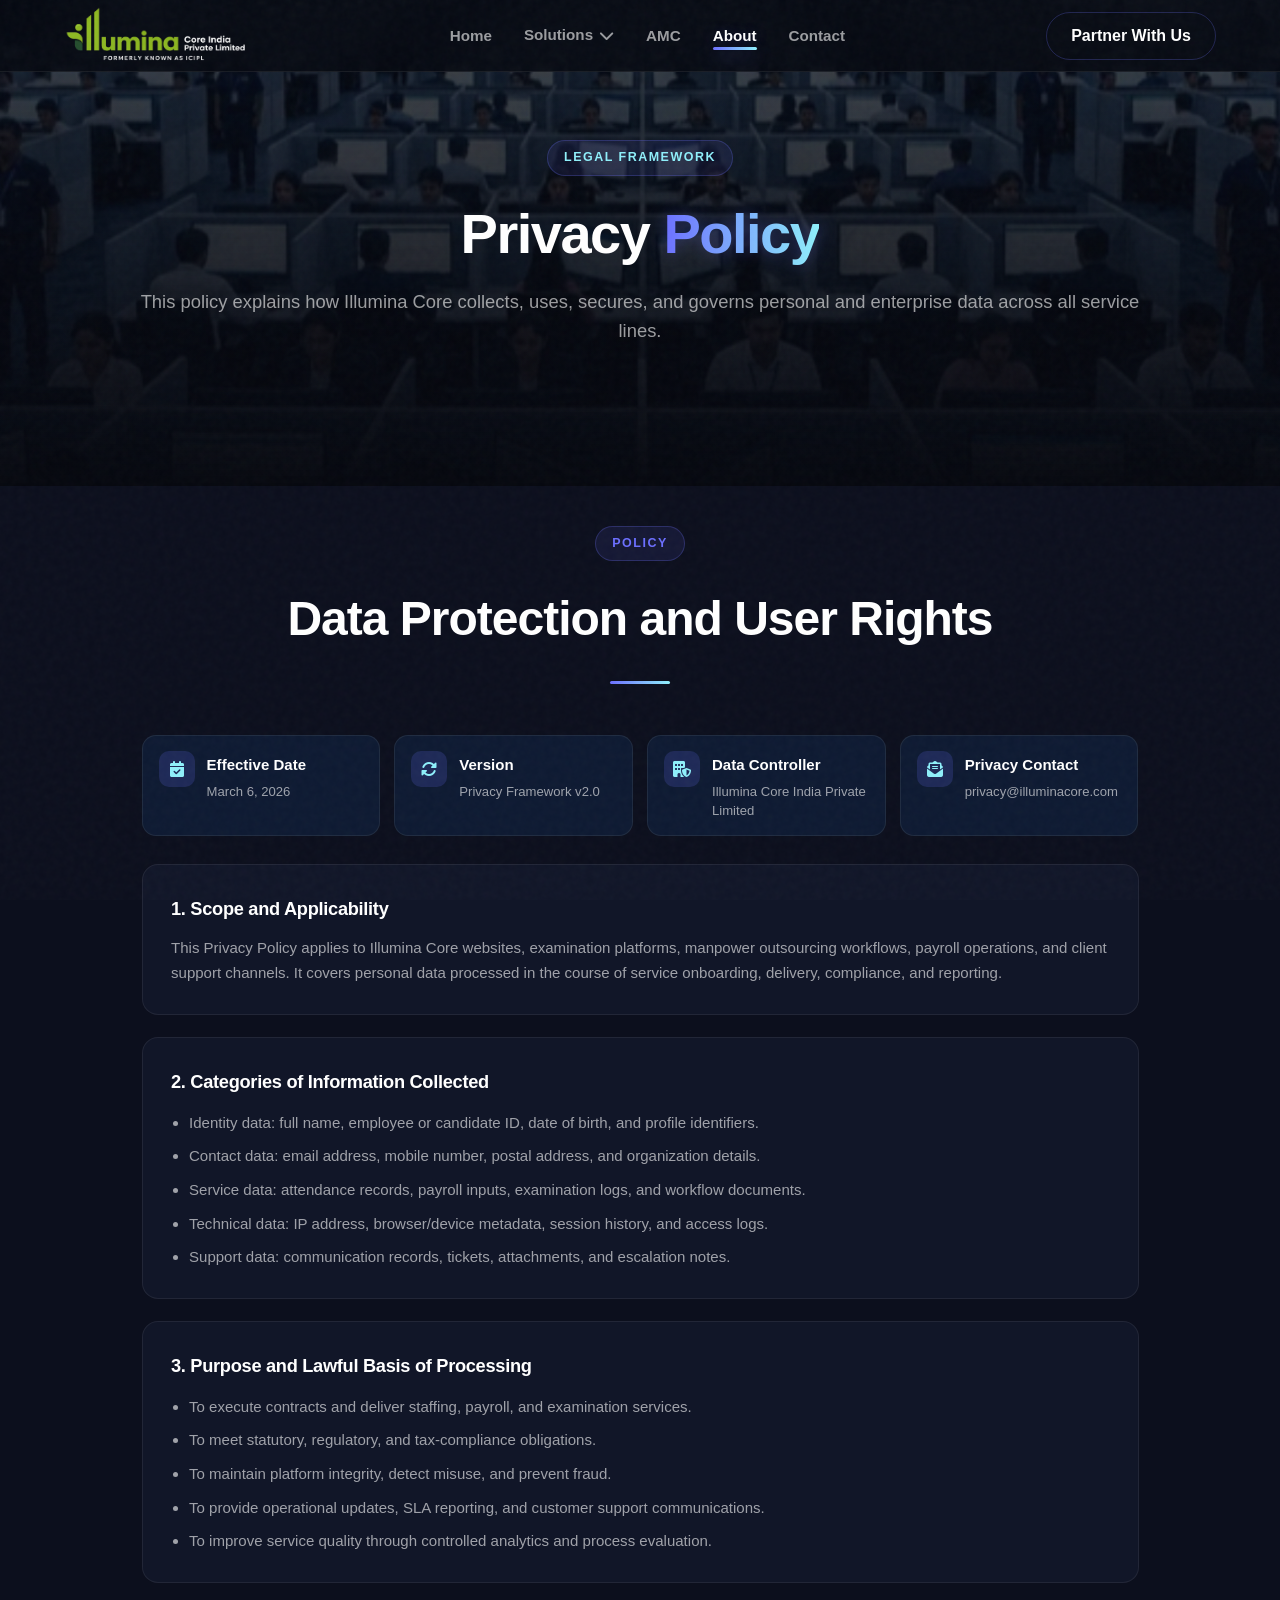
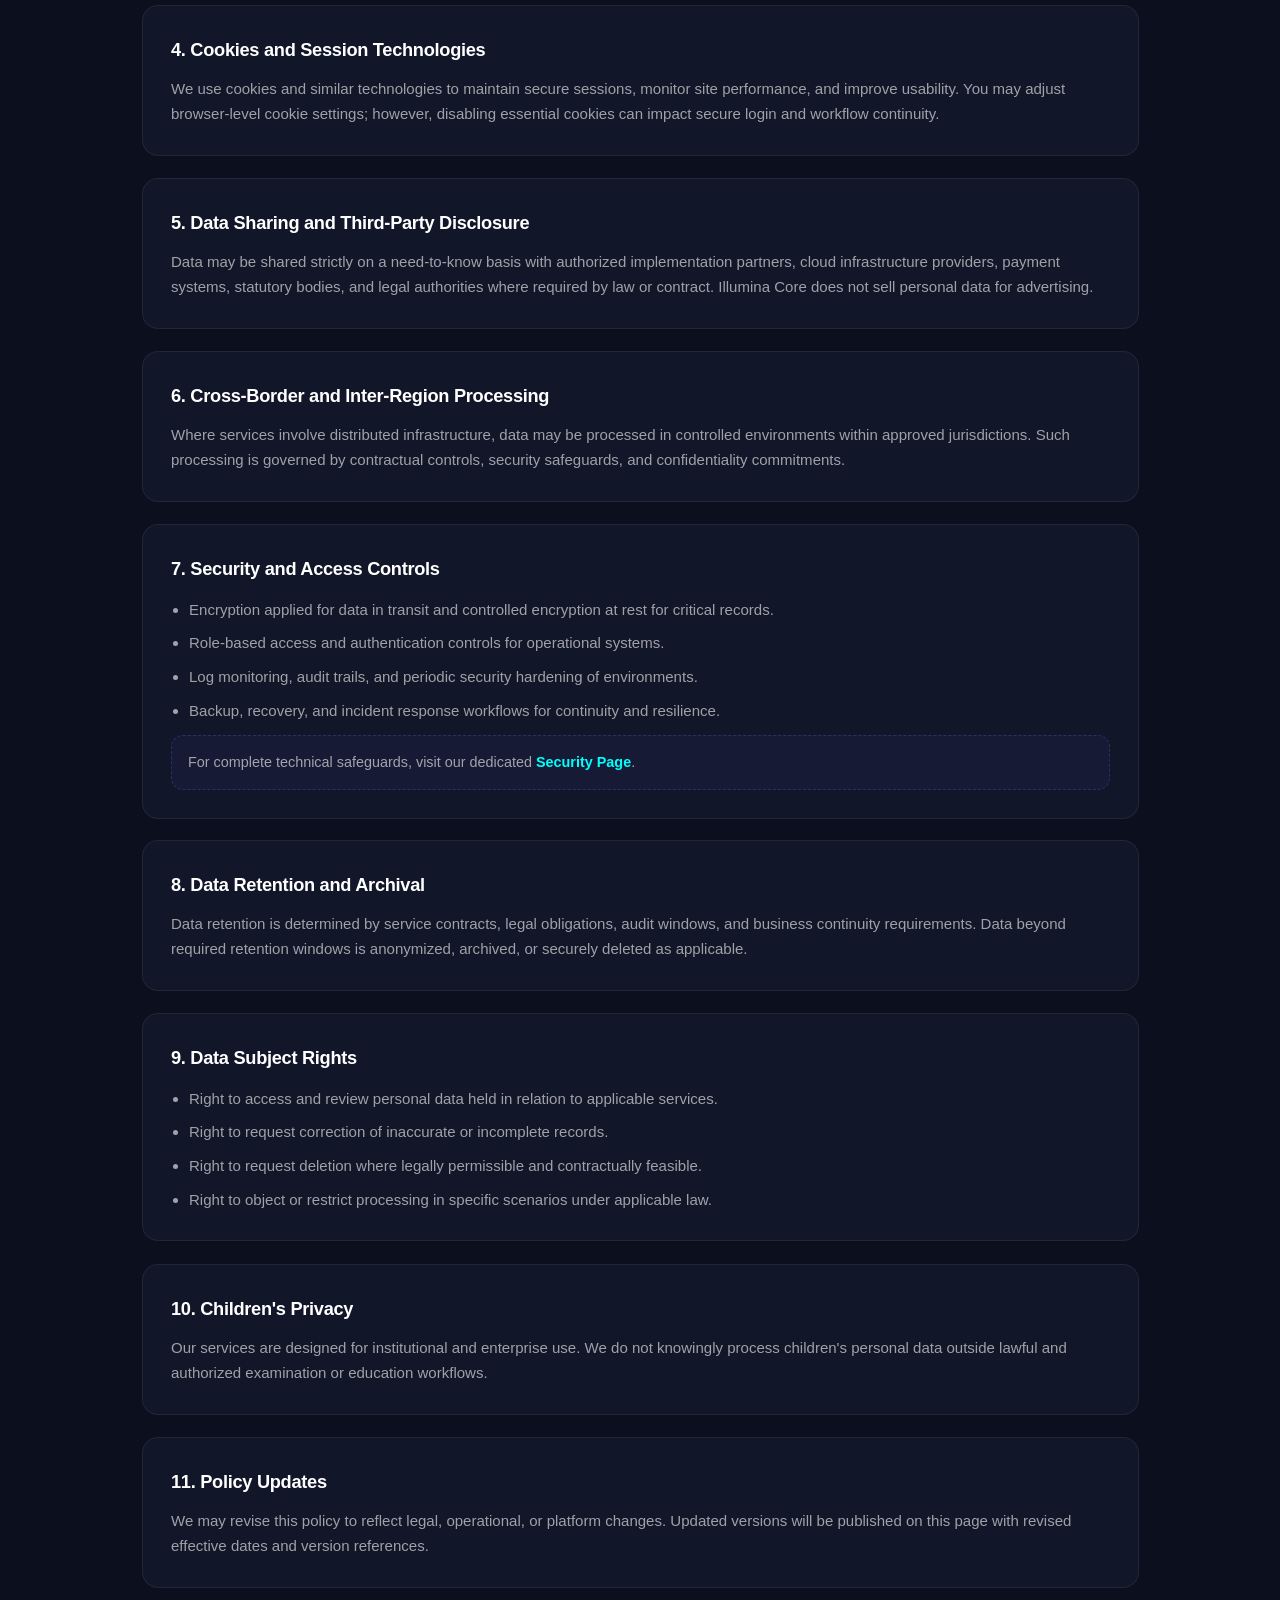
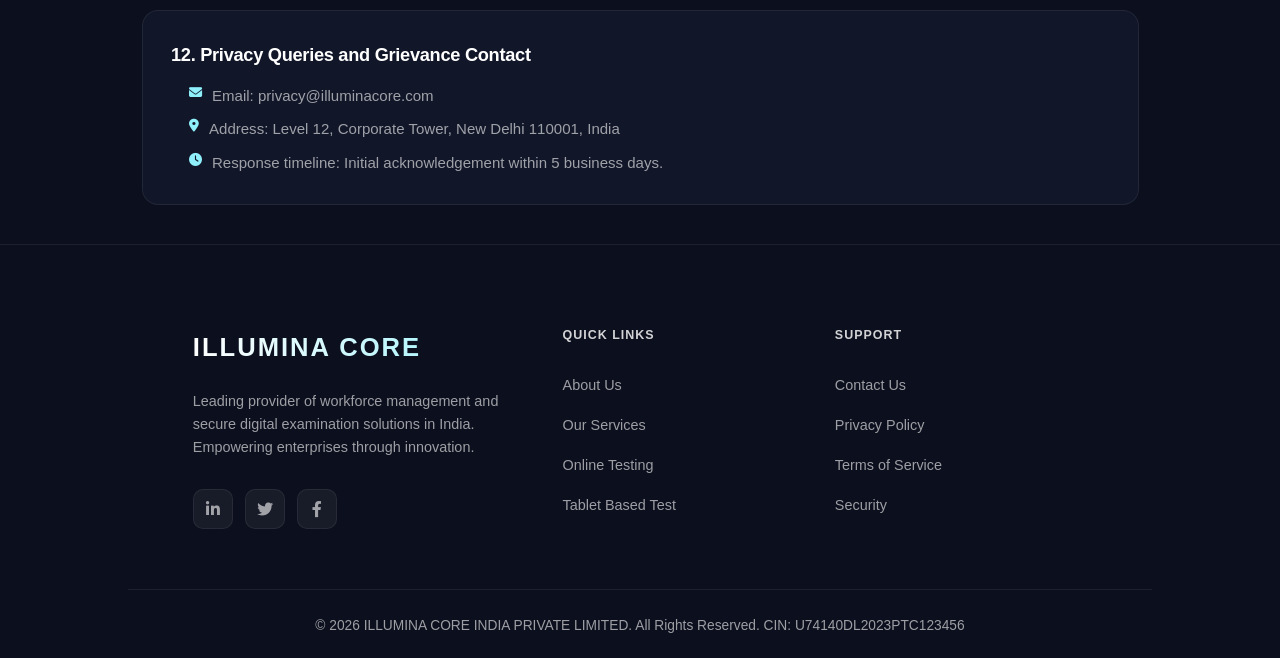
<file: privacy-policy.html>
<!DOCTYPE html>
<html lang="en">

<head>
    <meta charset="UTF-8">
    <meta name="viewport" content="width=device-width, initial-scale=1.0">
    <title>Privacy Policy | Illumina Core</title>
    <link rel="icon" type="image/png" href="images/certs/illumina-core-logo-1.png">
    <meta name="description"
        content="Privacy Policy for Illumina Core India Private Limited covering data collection, processing purpose, retention standards, and user rights.">
    <link rel="stylesheet" href="css/all.min.css">
    <link rel="stylesheet" href="css/common.css">
    <link rel="stylesheet" href="css/animations.css">
    <link rel="stylesheet" href="css/legal.css">
</head>

<body>
    <div class="noise-overlay"></div>

    <header class="site-header" id="siteHeader">
        <a href="index.html" class="logo">
            <img src="./images/certs/illumina-core-logo-nav.png" alt="Illumina Core">
        </a>

        <div class="menu-toggle">
            <i class="fas fa-bars"></i>
        </div>

        <nav class="main-nav">
            <ul class="nav-list">
                <li><a href="index.html" class="nav-link">Home</a></li>
                <li class="dropdown group">
                    <a href="index.html#services" class="nav-link dropdown-toggle" aria-haspopup="true"
                        aria-expanded="false">
                        Solutions <i class="fas fa-chevron-down"></i>
                    </a>
                    <div class="mega-menu mega-menu-compact">
                        <ul class="mega-menu-list compact-menu-list">
                            <li><a href="exam-solutions.html" class="mega-menu-link"><i class="fas fa-check"></i>
                                    Examination Solutions</a></li>
                            <li><a href="exam-solutions.html#tablet-assessment" class="mega-menu-link"><i
                                        class="fas fa-check"></i> Tablet Based Test</a></li>
                            <li><a href="payroll-services.html" class="mega-menu-link"><i class="fas fa-check"></i>
                                    Payroll Services</a></li>
                            <li><a href="manpower-outsourcing.html" class="mega-menu-link"><i class="fas fa-check"></i>
                                    Manpower Outsourcing</a></li>
                            <li><a href="auxiliary-services.html" class="mega-menu-link"><i class="fas fa-check"></i>
                                    Auxiliary Services</a></li>
                        </ul>
                    </div>
                </li>
                <li><a href="amc-services.html" class="nav-link">AMC</a></li>
                <li><a href="about.html" class="nav-link activeLi">About</a></li>
                <li><a href="index.html#contact" class="nav-link">Contact</a></li>
            </ul>
        </nav>
        <a href="index.html#contact" class="btn-outline header-cta">Partner With Us</a>
    </header>

    <section class="page-hero bg-primary legal-hero" style="background-image: url('images/hero-bg-2.webp');">
        <div class="page-hero-content reveal-on-scroll">
            <div class="hero-badge">Legal Framework</div>
            <h1>Privacy <span class="text-accent">Policy</span></h1>
            <p class="page-hero-subtitle">This policy explains how Illumina Core collects, uses, secures, and governs
                personal and enterprise data across all service lines.</p>
        </div>
    </section>

    <section class="py-section px-section bg-secondary">
        <div class="container legal-shell">
            <div class="section-header reveal-on-scroll">
                <span class="section-badge">Policy</span>
                <h2 class="section-title">Data Protection and User Rights</h2>
                <div class="section-bar"></div>
            </div>

            <div class="legal-meta reveal-on-scroll">
                <article class="legal-meta-item">
                    <i class="fas fa-calendar-check"></i>
                    <div>
                        <h4>Effective Date</h4>
                        <p>March 6, 2026</p>
                    </div>
                </article>
                <article class="legal-meta-item">
                    <i class="fas fa-sync-alt"></i>
                    <div>
                        <h4>Version</h4>
                        <p>Privacy Framework v2.0</p>
                    </div>
                </article>
                <article class="legal-meta-item">
                    <i class="fas fa-building-shield"></i>
                    <div>
                        <h4>Data Controller</h4>
                        <p>Illumina Core India Private Limited</p>
                    </div>
                </article>
                <article class="legal-meta-item">
                    <i class="fas fa-envelope-open-text"></i>
                    <div>
                        <h4>Privacy Contact</h4>
                        <p>privacy@illuminacore.com</p>
                    </div>
                </article>
            </div>

            <div class="legal-stack">
                <article class="legal-card reveal-on-scroll">
                    <h3>1. Scope and Applicability</h3>
                    <p>This Privacy Policy applies to Illumina Core websites, examination platforms, manpower
                        outsourcing workflows, payroll operations, and client support channels. It covers personal data
                        processed in the course of service onboarding, delivery, compliance, and reporting.</p>
                </article>

                <article class="legal-card reveal-on-scroll">
                    <h3>2. Categories of Information Collected</h3>
                    <ul>
                        <li>Identity data: full name, employee or candidate ID, date of birth, and profile identifiers.
                        </li>
                        <li>Contact data: email address, mobile number, postal address, and organization details.</li>
                        <li>Service data: attendance records, payroll inputs, examination logs, and workflow documents.
                        </li>
                        <li>Technical data: IP address, browser/device metadata, session history, and access logs.</li>
                        <li>Support data: communication records, tickets, attachments, and escalation notes.</li>
                    </ul>
                </article>

                <article class="legal-card reveal-on-scroll">
                    <h3>3. Purpose and Lawful Basis of Processing</h3>
                    <ul>
                        <li>To execute contracts and deliver staffing, payroll, and examination services.</li>
                        <li>To meet statutory, regulatory, and tax-compliance obligations.</li>
                        <li>To maintain platform integrity, detect misuse, and prevent fraud.</li>
                        <li>To provide operational updates, SLA reporting, and customer support communications.</li>
                        <li>To improve service quality through controlled analytics and process evaluation.</li>
                    </ul>
                </article>

                <article class="legal-card reveal-on-scroll">
                    <h3>4. Cookies and Session Technologies</h3>
                    <p>We use cookies and similar technologies to maintain secure sessions, monitor site performance,
                        and improve usability. You may adjust browser-level cookie settings; however, disabling
                        essential cookies can impact secure login and workflow continuity.</p>
                </article>

                <article class="legal-card reveal-on-scroll">
                    <h3>5. Data Sharing and Third-Party Disclosure</h3>
                    <p>Data may be shared strictly on a need-to-know basis with authorized implementation partners,
                        cloud infrastructure providers, payment systems, statutory bodies, and legal authorities where
                        required by law or contract. Illumina Core does not sell personal data for advertising.</p>
                </article>

                <article class="legal-card reveal-on-scroll">
                    <h3>6. Cross-Border and Inter-Region Processing</h3>
                    <p>Where services involve distributed infrastructure, data may be processed in controlled
                        environments within approved jurisdictions. Such processing is governed by contractual controls,
                        security safeguards, and confidentiality commitments.</p>
                </article>

                <article class="legal-card reveal-on-scroll" id="security">
                    <h3>7. Security and Access Controls</h3>
                    <ul>
                        <li>Encryption applied for data in transit and controlled encryption at rest for critical
                            records.</li>
                        <li>Role-based access and authentication controls for operational systems.</li>
                        <li>Log monitoring, audit trails, and periodic security hardening of environments.</li>
                        <li>Backup, recovery, and incident response workflows for continuity and resilience.</li>
                    </ul>
                    <div class="legal-note">
                        <p>For complete technical safeguards, visit our dedicated <a href="security.html"
                                style="color: aqua; text-decoration: none; font-weight: bold;">Security Page</a>.</p>
                    </div>
                </article>

                <article class="legal-card reveal-on-scroll">
                    <h3>8. Data Retention and Archival</h3>
                    <p>Data retention is determined by service contracts, legal obligations, audit windows, and business
                        continuity requirements. Data beyond required retention windows is anonymized, archived, or
                        securely deleted as applicable.</p>
                </article>

                <article class="legal-card reveal-on-scroll">
                    <h3>9. Data Subject Rights</h3>
                    <ul>
                        <li>Right to access and review personal data held in relation to applicable services.</li>
                        <li>Right to request correction of inaccurate or incomplete records.</li>
                        <li>Right to request deletion where legally permissible and contractually feasible.</li>
                        <li>Right to object or restrict processing in specific scenarios under applicable law.</li>
                    </ul>
                </article>

                <article class="legal-card reveal-on-scroll">
                    <h3>10. Children's Privacy</h3>
                    <p>Our services are designed for institutional and enterprise use. We do not knowingly process
                        children's personal data outside lawful and authorized examination or education workflows.</p>
                </article>

                <article class="legal-card reveal-on-scroll">
                    <h3>11. Policy Updates</h3>
                    <p>We may revise this policy to reflect legal, operational, or platform changes. Updated versions
                        will be published on this page with revised effective dates and version references.</p>
                </article>

                <article class="legal-card reveal-on-scroll">
                    <h3>12. Privacy Queries and Grievance Contact</h3>
                    <ul class="legal-inline-list">
                        <li><i class="fas fa-envelope"></i><span>Email: privacy@illuminacore.com</span></li>
                        <li><i class="fas fa-map-marker-alt"></i><span>Address: Level 12, Corporate Tower, New Delhi
                                110001, India</span></li>
                        <li><i class="fas fa-clock"></i><span>Response timeline: Initial acknowledgement within 5
                                business days.</span></li>
                    </ul>
                </article>
            </div>
        </div>
    </section>

    <footer class="site-footer">
        <div class="container footer-grid">
            <div class="footer-logo-col">
                <h2 class="footer-logo-text">ILLUMINA CORE</h2>
                <p class="footer-desc">Leading provider of workforce management and secure digital examination solutions
                    in India. Empowering enterprises through innovation.</p>
                <div class="social-icons">
                    <a href="#" class="social-icon"><i class="fab fa-linkedin-in"></i></a>
                    <a href="#" class="social-icon"><i class="fab fa-twitter"></i></a>
                    <a href="#" class="social-icon"><i class="fab fa-facebook-f"></i></a>
                </div>
            </div>
            <div class="footer-links-box">
                <div class="footer-links">
                    <h3>Quick Links</h3>
                    <ul>
                        <li><a href="about.html">About Us</a></li>
                        <li><a href="index.html#services">Our Services</a></li>
                        <li><a href="exam-solutions.html">Online Testing</a></li>
                        <li><a href="exam-solutions.html#tablet-assessment">Tablet Based Test</a></li>
                    </ul>
                </div>
                <div class="footer-links">
                    <h3>Support</h3>
                    <ul>
                        <li><a href="index.html#contact">Contact Us</a></li>
                        <li><a href="privacy-policy.html">Privacy Policy</a></li>
                        <li><a href="terms.html">Terms of Service</a></li>
                        <li><a href="security.html">Security</a></li>
                    </ul>
                </div>
            </div>
        </div>
        <div class="copyright">
            <p>&copy; 2026 ILLUMINA CORE INDIA PRIVATE LIMITED. All Rights Reserved. CIN: U74140DL2023PTC123456</p>
        </div>
    </footer>

    <script src="js/shared.js"></script>
</body>

</html>
</file>
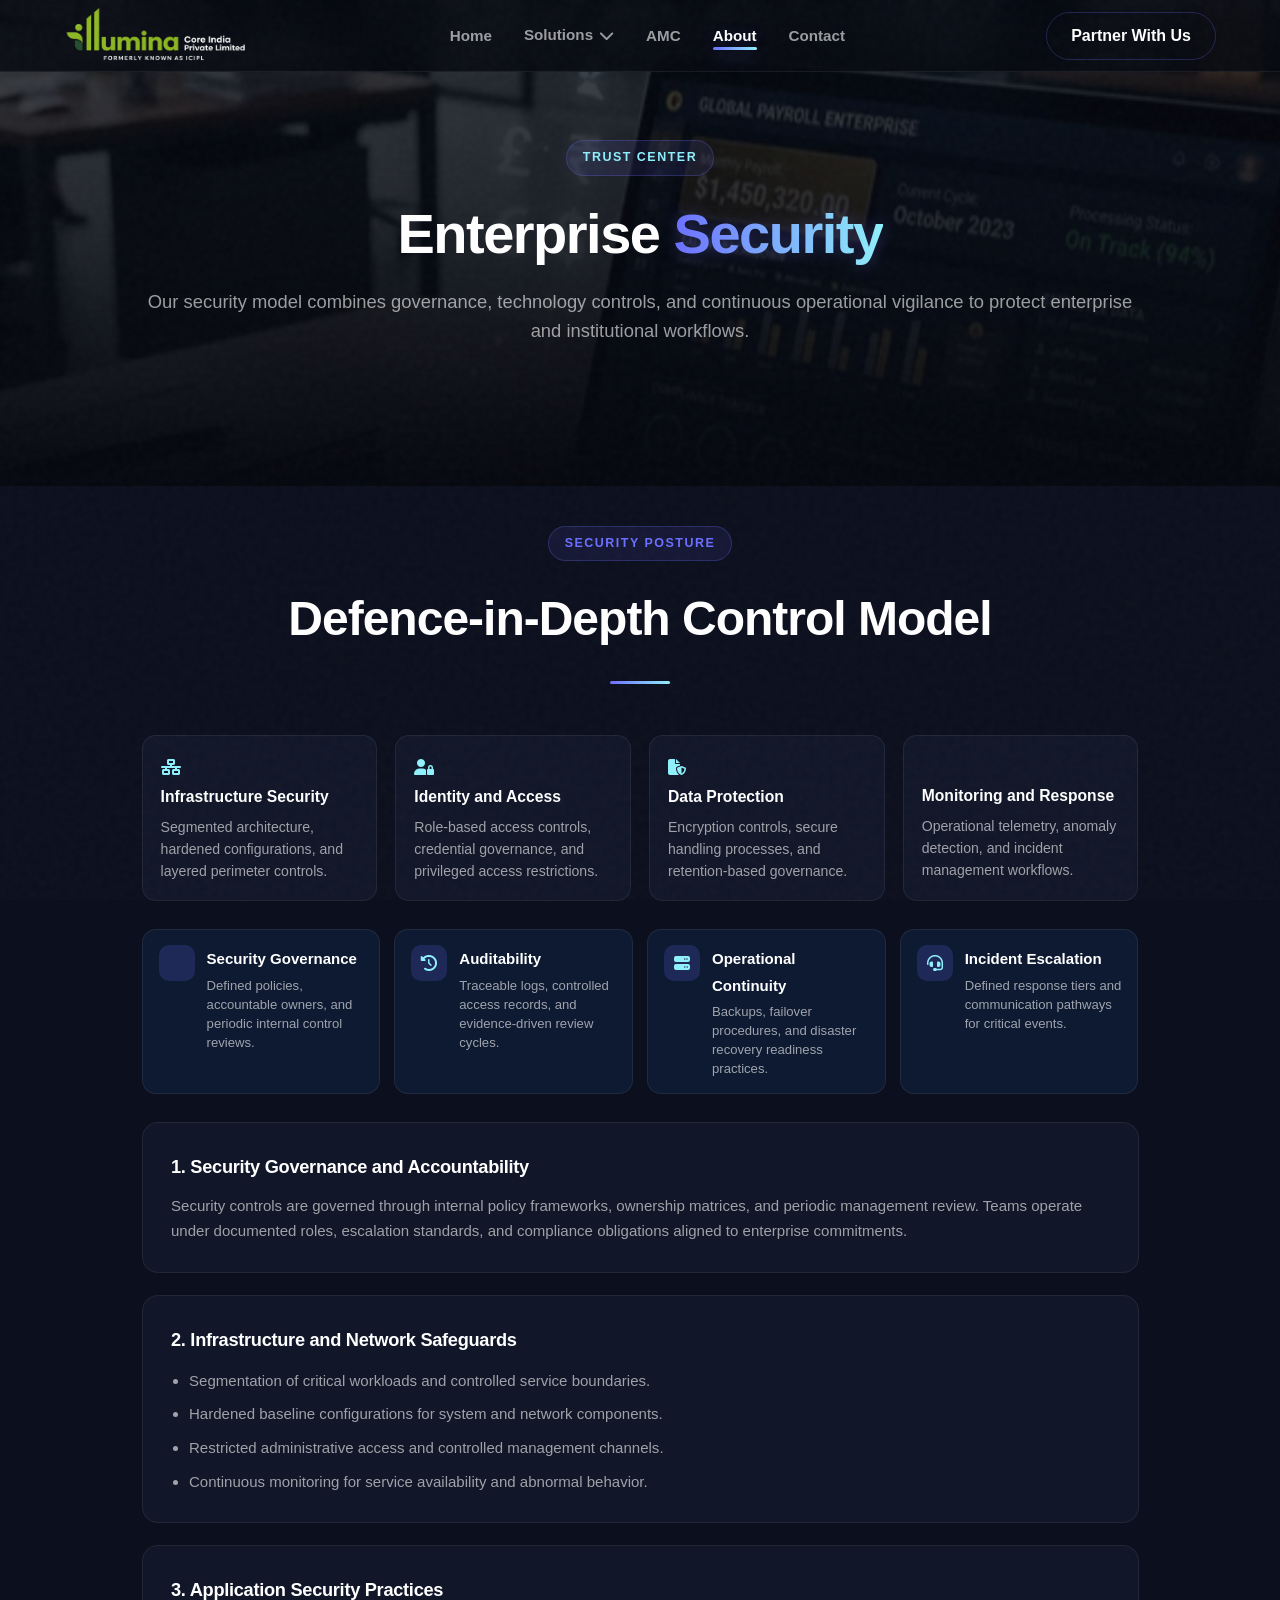
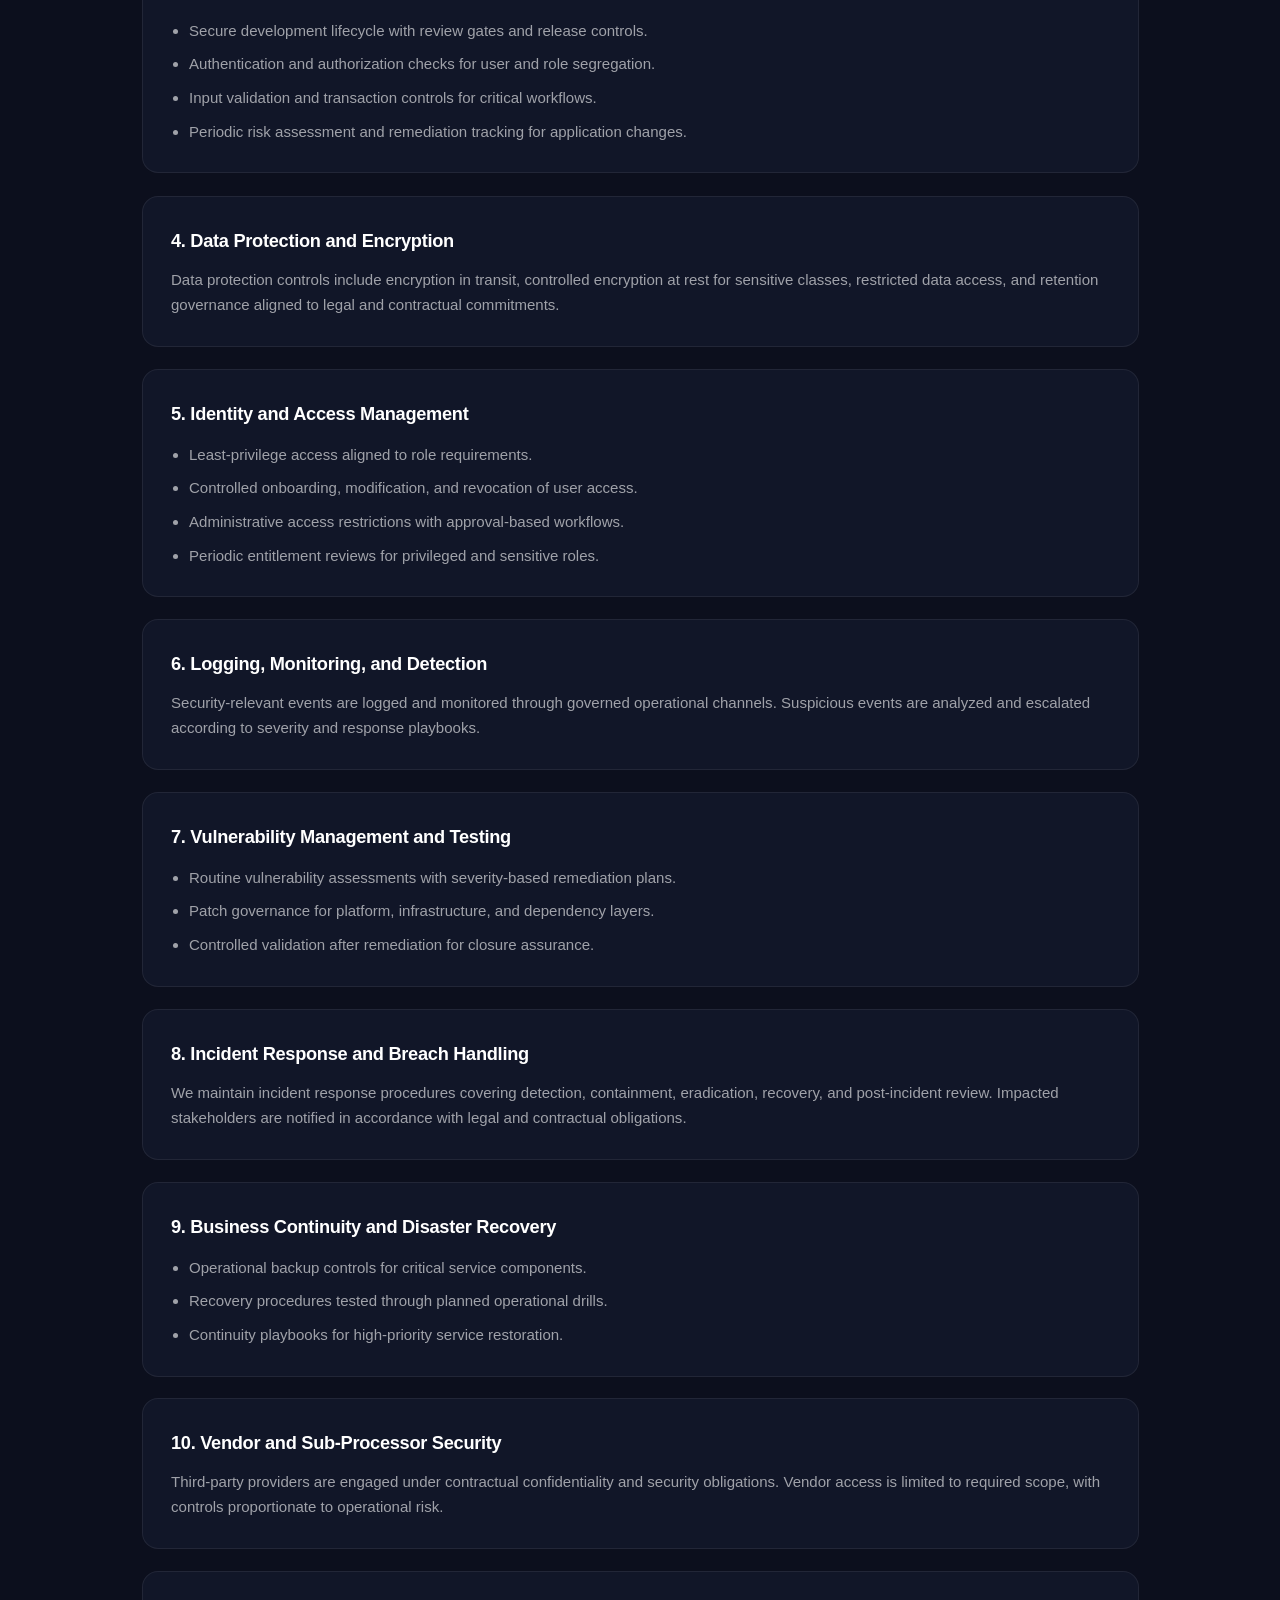
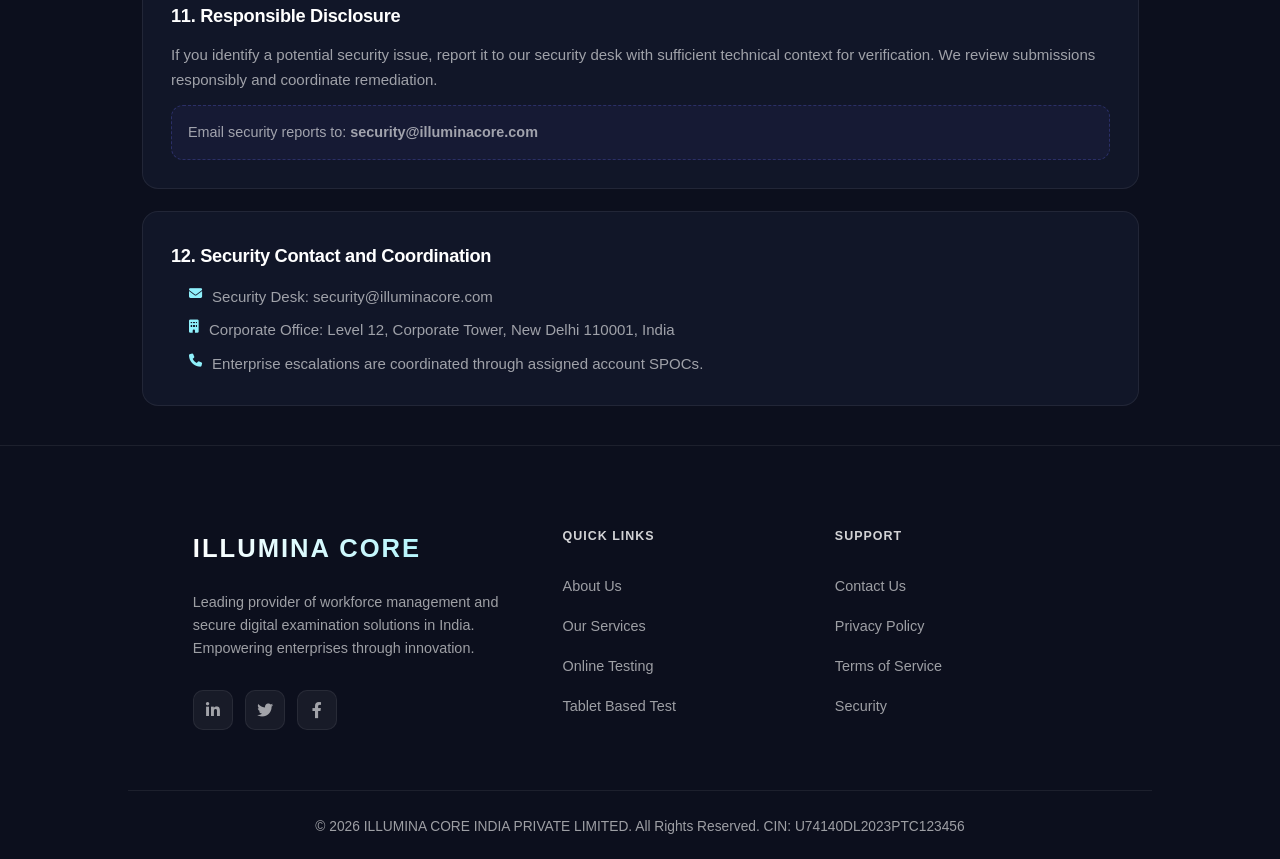
<file: security.html>
<!DOCTYPE html>
<html lang="en">

<head>
    <meta charset="UTF-8">
    <meta name="viewport" content="width=device-width, initial-scale=1.0">
    <title>Security | Illumina Core</title>
    <link rel="icon" type="image/png" href="images/certs/illumina-core-logo-1.png">
    <meta name="description"
        content="Learn about Illumina Core's enterprise security architecture, data protection controls, incident response model, and continuity safeguards.">
    <link rel="stylesheet" href="css/all.min.css">
    <link rel="stylesheet" href="css/common.css">
    <link rel="stylesheet" href="css/animations.css">
    <link rel="stylesheet" href="css/legal.css">
</head>

<body>
    <div class="noise-overlay"></div>

    <header class="site-header" id="siteHeader">
        <a href="index.html" class="logo">
            <img src="./images/certs/illumina-core-logo-nav.png" alt="Illumina Core">
        </a>

        <div class="menu-toggle">
            <i class="fas fa-bars"></i>
        </div>

        <nav class="main-nav">
            <ul class="nav-list">
                <li><a href="index.html" class="nav-link">Home</a></li>
                <li class="dropdown group">
                    <a href="index.html#services" class="nav-link dropdown-toggle" aria-haspopup="true"
                        aria-expanded="false">
                        Solutions <i class="fas fa-chevron-down"></i>
                    </a>
                    <div class="mega-menu mega-menu-compact">
                        <ul class="mega-menu-list compact-menu-list">
                            <li><a href="exam-solutions.html" class="mega-menu-link"><i class="fas fa-check"></i>
                                    Examination Solutions</a></li>
                            <li><a href="exam-solutions.html#tablet-assessment" class="mega-menu-link"><i
                                        class="fas fa-check"></i> Tablet Based Test</a></li>
                            <li><a href="payroll-services.html" class="mega-menu-link"><i class="fas fa-check"></i>
                                    Payroll Services</a></li>
                            <li><a href="manpower-outsourcing.html" class="mega-menu-link"><i class="fas fa-check"></i>
                                    Manpower Outsourcing</a></li>
                            <li><a href="auxiliary-services.html" class="mega-menu-link"><i class="fas fa-check"></i>
                                    Auxiliary Services</a></li>
                        </ul>
                    </div>
                </li>
                <li><a href="amc-services.html" class="nav-link">AMC</a></li>
                <li><a href="about.html" class="nav-link activeLi">About</a></li>
                <li><a href="index.html#contact" class="nav-link">Contact</a></li>
            </ul>
        </nav>
        <a href="index.html#contact" class="btn-outline header-cta">Partner With Us</a>
    </header>

    <section class="page-hero bg-primary legal-hero" style="background-image: url('images/hero-payroll.webp');">
        <div class="page-hero-content reveal-on-scroll">
            <div class="hero-badge">Trust Center</div>
            <h1>Enterprise <span class="text-accent">Security</span></h1>
            <p class="page-hero-subtitle">Our security model combines governance, technology controls, and continuous
                operational vigilance to protect enterprise and institutional workflows.</p>
        </div>
    </section>

    <section class="py-section px-section bg-secondary">
        <div class="container legal-shell">
            <div class="section-header reveal-on-scroll">
                <span class="section-badge">Security Posture</span>
                <h2 class="section-title">Defence-in-Depth Control Model</h2>
                <div class="section-bar"></div>
            </div>

            <div class="legal-pillar-grid reveal-on-scroll">
                <article class="legal-pillar">
                    <i class="fas fa-network-wired"></i>
                    <h4>Infrastructure Security</h4>
                    <p>Segmented architecture, hardened configurations, and layered perimeter controls.</p>
                </article>
                <article class="legal-pillar">
                    <i class="fas fa-user-lock"></i>
                    <h4>Identity and Access</h4>
                    <p>Role-based access controls, credential governance, and privileged access restrictions.</p>
                </article>
                <article class="legal-pillar">
                    <i class="fas fa-file-shield"></i>
                    <h4>Data Protection</h4>
                    <p>Encryption controls, secure handling processes, and retention-based governance.</p>
                </article>
                <article class="legal-pillar">
                    <i class="fas fa-radar"></i>
                    <h4>Monitoring and Response</h4>
                    <p>Operational telemetry, anomaly detection, and incident management workflows.</p>
                </article>
            </div>

            <div class="legal-meta reveal-on-scroll">
                <article class="legal-meta-item">
                    <i class="fas fa-shield-check"></i>
                    <div>
                        <h4>Security Governance</h4>
                        <p>Defined policies, accountable owners, and periodic internal control reviews.</p>
                    </div>
                </article>
                <article class="legal-meta-item">
                    <i class="fas fa-history"></i>
                    <div>
                        <h4>Auditability</h4>
                        <p>Traceable logs, controlled access records, and evidence-driven review cycles.</p>
                    </div>
                </article>
                <article class="legal-meta-item">
                    <i class="fas fa-server"></i>
                    <div>
                        <h4>Operational Continuity</h4>
                        <p>Backups, failover procedures, and disaster recovery readiness practices.</p>
                    </div>
                </article>
                <article class="legal-meta-item">
                    <i class="fas fa-headset"></i>
                    <div>
                        <h4>Incident Escalation</h4>
                        <p>Defined response tiers and communication pathways for critical events.</p>
                    </div>
                </article>
            </div>

            <div class="legal-stack">
                <article class="legal-card reveal-on-scroll">
                    <h3>1. Security Governance and Accountability</h3>
                    <p>Security controls are governed through internal policy frameworks, ownership matrices, and
                        periodic management review. Teams operate under documented roles, escalation standards, and
                        compliance obligations aligned to enterprise commitments.</p>
                </article>

                <article class="legal-card reveal-on-scroll">
                    <h3>2. Infrastructure and Network Safeguards</h3>
                    <ul>
                        <li>Segmentation of critical workloads and controlled service boundaries.</li>
                        <li>Hardened baseline configurations for system and network components.</li>
                        <li>Restricted administrative access and controlled management channels.</li>
                        <li>Continuous monitoring for service availability and abnormal behavior.</li>
                    </ul>
                </article>

                <article class="legal-card reveal-on-scroll">
                    <h3>3. Application Security Practices</h3>
                    <ul>
                        <li>Secure development lifecycle with review gates and release controls.</li>
                        <li>Authentication and authorization checks for user and role segregation.</li>
                        <li>Input validation and transaction controls for critical workflows.</li>
                        <li>Periodic risk assessment and remediation tracking for application changes.</li>
                    </ul>
                </article>

                <article class="legal-card reveal-on-scroll">
                    <h3>4. Data Protection and Encryption</h3>
                    <p>Data protection controls include encryption in transit, controlled encryption at rest for
                        sensitive classes, restricted data access, and retention governance aligned to legal and
                        contractual commitments.</p>
                </article>

                <article class="legal-card reveal-on-scroll">
                    <h3>5. Identity and Access Management</h3>
                    <ul>
                        <li>Least-privilege access aligned to role requirements.</li>
                        <li>Controlled onboarding, modification, and revocation of user access.</li>
                        <li>Administrative access restrictions with approval-based workflows.</li>
                        <li>Periodic entitlement reviews for privileged and sensitive roles.</li>
                    </ul>
                </article>

                <article class="legal-card reveal-on-scroll">
                    <h3>6. Logging, Monitoring, and Detection</h3>
                    <p>Security-relevant events are logged and monitored through governed operational channels.
                        Suspicious events are analyzed and escalated according to severity and response playbooks.</p>
                </article>

                <article class="legal-card reveal-on-scroll">
                    <h3>7. Vulnerability Management and Testing</h3>
                    <ul>
                        <li>Routine vulnerability assessments with severity-based remediation plans.</li>
                        <li>Patch governance for platform, infrastructure, and dependency layers.</li>
                        <li>Controlled validation after remediation for closure assurance.</li>
                    </ul>
                </article>

                <article class="legal-card reveal-on-scroll">
                    <h3>8. Incident Response and Breach Handling</h3>
                    <p>We maintain incident response procedures covering detection, containment, eradication, recovery,
                        and post-incident review. Impacted stakeholders are notified in accordance with legal and
                        contractual obligations.</p>
                </article>

                <article class="legal-card reveal-on-scroll">
                    <h3>9. Business Continuity and Disaster Recovery</h3>
                    <ul>
                        <li>Operational backup controls for critical service components.</li>
                        <li>Recovery procedures tested through planned operational drills.</li>
                        <li>Continuity playbooks for high-priority service restoration.</li>
                    </ul>
                </article>

                <article class="legal-card reveal-on-scroll">
                    <h3>10. Vendor and Sub-Processor Security</h3>
                    <p>Third-party providers are engaged under contractual confidentiality and security obligations.
                        Vendor access is limited to required scope, with controls proportionate to operational risk.</p>
                </article>

                <article class="legal-card reveal-on-scroll">
                    <h3>11. Responsible Disclosure</h3>
                    <p>If you identify a potential security issue, report it to our security desk with sufficient
                        technical context for verification. We review submissions responsibly and coordinate
                        remediation.</p>
                    <div class="legal-note">
                        <p>Email security reports to: <strong>security@illuminacore.com</strong></p>
                    </div>
                </article>

                <article class="legal-card reveal-on-scroll">
                    <h3>12. Security Contact and Coordination</h3>
                    <ul class="legal-inline-list">
                        <li><i class="fas fa-envelope"></i><span>Security Desk: security@illuminacore.com</span></li>
                        <li><i class="fas fa-building"></i><span>Corporate Office: Level 12, Corporate Tower, New Delhi
                                110001, India</span></li>
                        <li><i class="fas fa-phone"></i><span>Enterprise escalations are coordinated through assigned
                                account SPOCs.</span></li>
                    </ul>
                </article>
            </div>
        </div>
    </section>

    <footer class="site-footer">
        <div class="container footer-grid">
            <div class="footer-logo-col">
                <h2 class="footer-logo-text">ILLUMINA CORE</h2>
                <p class="footer-desc">Leading provider of workforce management and secure digital examination solutions
                    in India. Empowering enterprises through innovation.</p>
                <div class="social-icons">
                    <a href="#" class="social-icon"><i class="fab fa-linkedin-in"></i></a>
                    <a href="#" class="social-icon"><i class="fab fa-twitter"></i></a>
                    <a href="#" class="social-icon"><i class="fab fa-facebook-f"></i></a>
                </div>
            </div>
            <div class="footer-links-box">
                <div class="footer-links">
                    <h3>Quick Links</h3>
                    <ul>
                        <li><a href="about.html">About Us</a></li>
                        <li><a href="index.html#services">Our Services</a></li>
                        <li><a href="exam-solutions.html">Online Testing</a></li>
                        <li><a href="exam-solutions.html#tablet-assessment">Tablet Based Test</a></li>
                    </ul>
                </div>
                <div class="footer-links">
                    <h3>Support</h3>
                    <ul>
                        <li><a href="index.html#contact">Contact Us</a></li>
                        <li><a href="privacy-policy.html">Privacy Policy</a></li>
                        <li><a href="terms.html">Terms of Service</a></li>
                        <li><a href="security.html">Security</a></li>
                    </ul>
                </div>
            </div>
        </div>
        <div class="copyright">
            <p>&copy; 2026 ILLUMINA CORE INDIA PRIVATE LIMITED. All Rights Reserved. CIN: U74140DL2023PTC123456</p>
        </div>
    </footer>

    <script src="js/shared.js"></script>
</body>

</html>
</file>
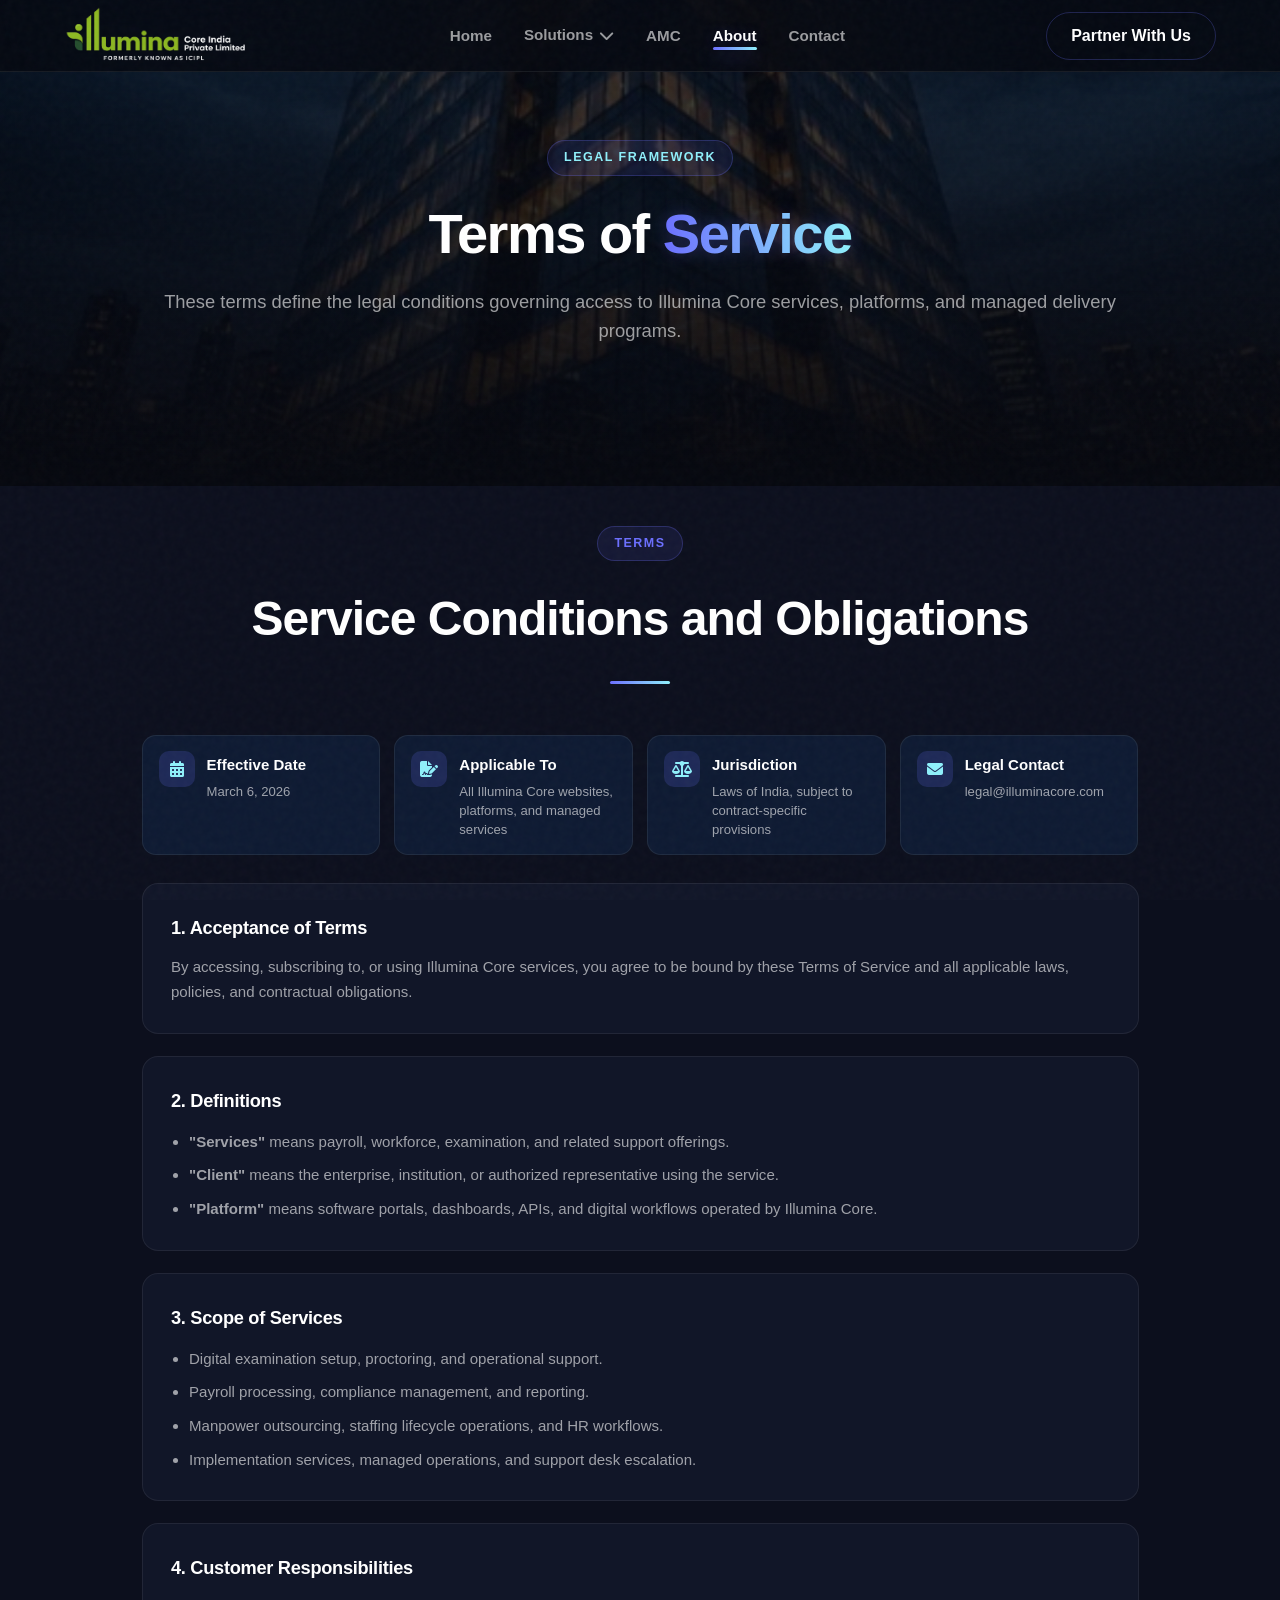
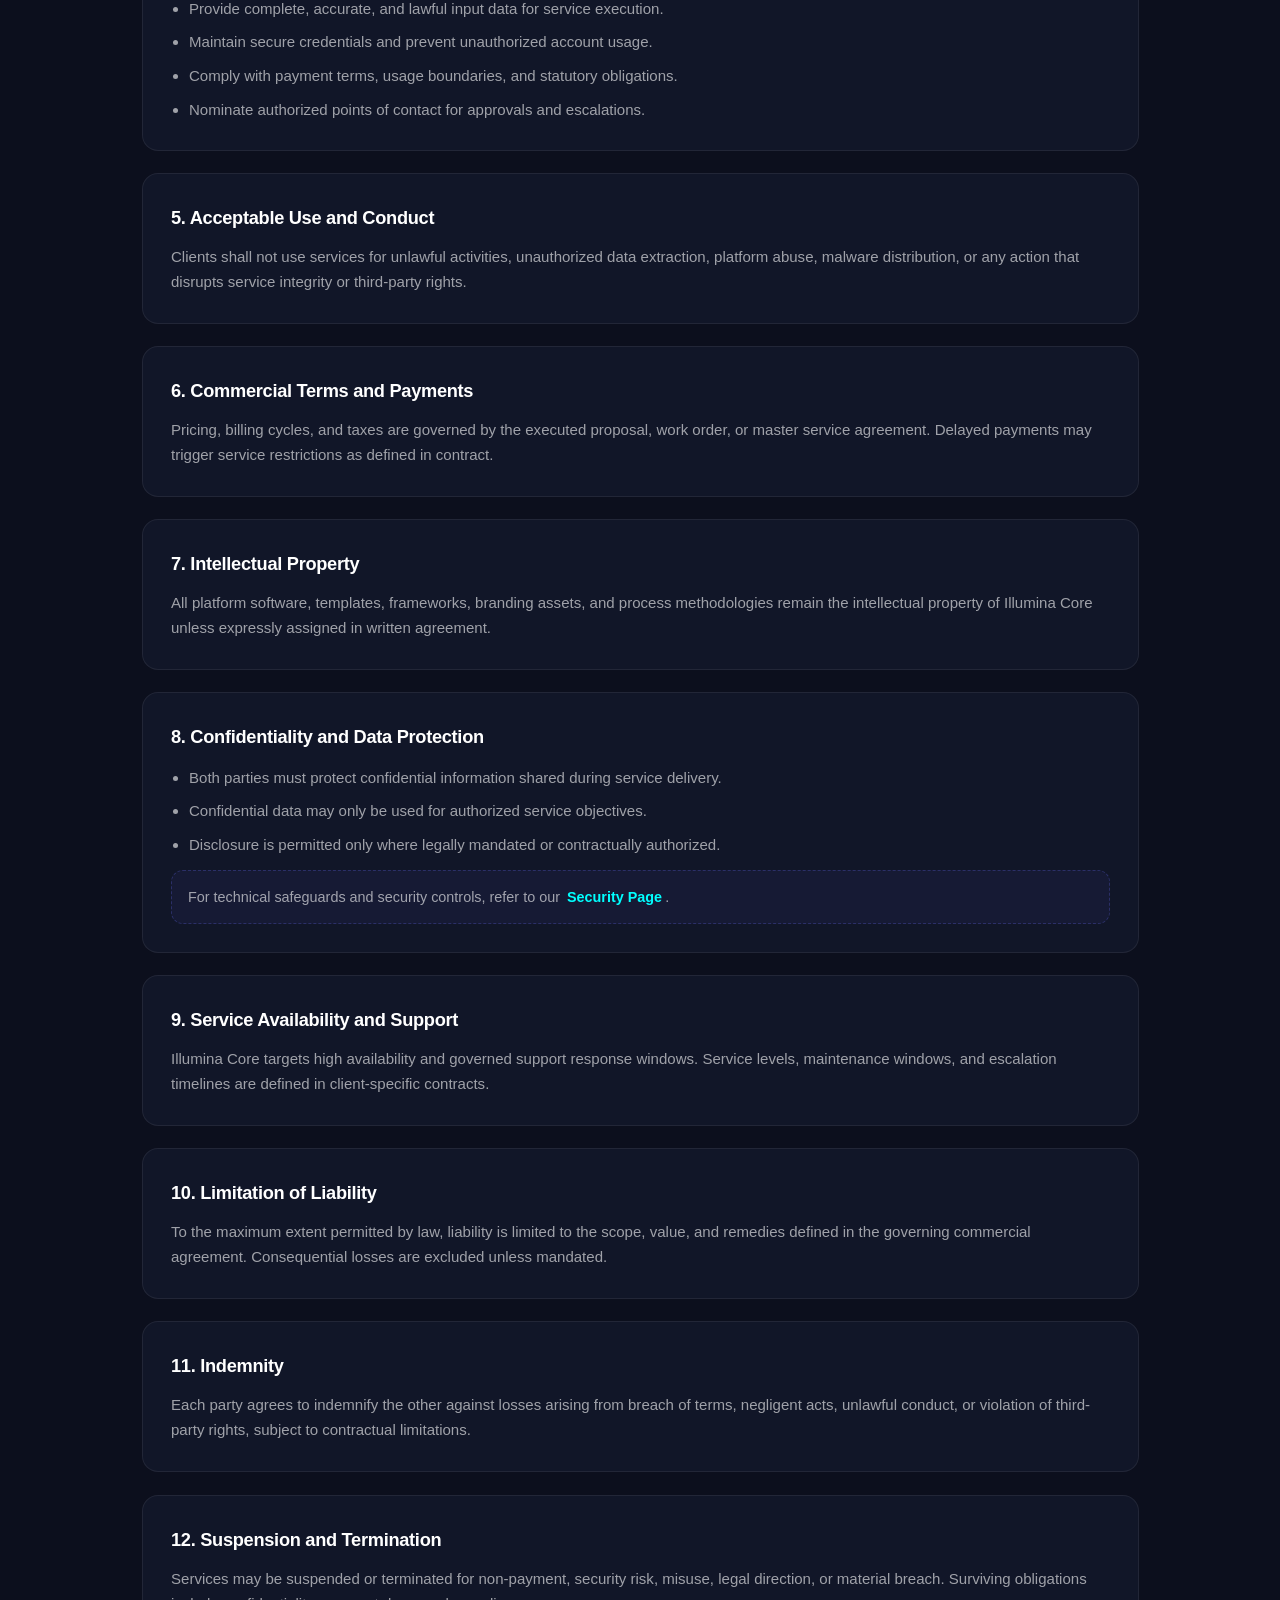
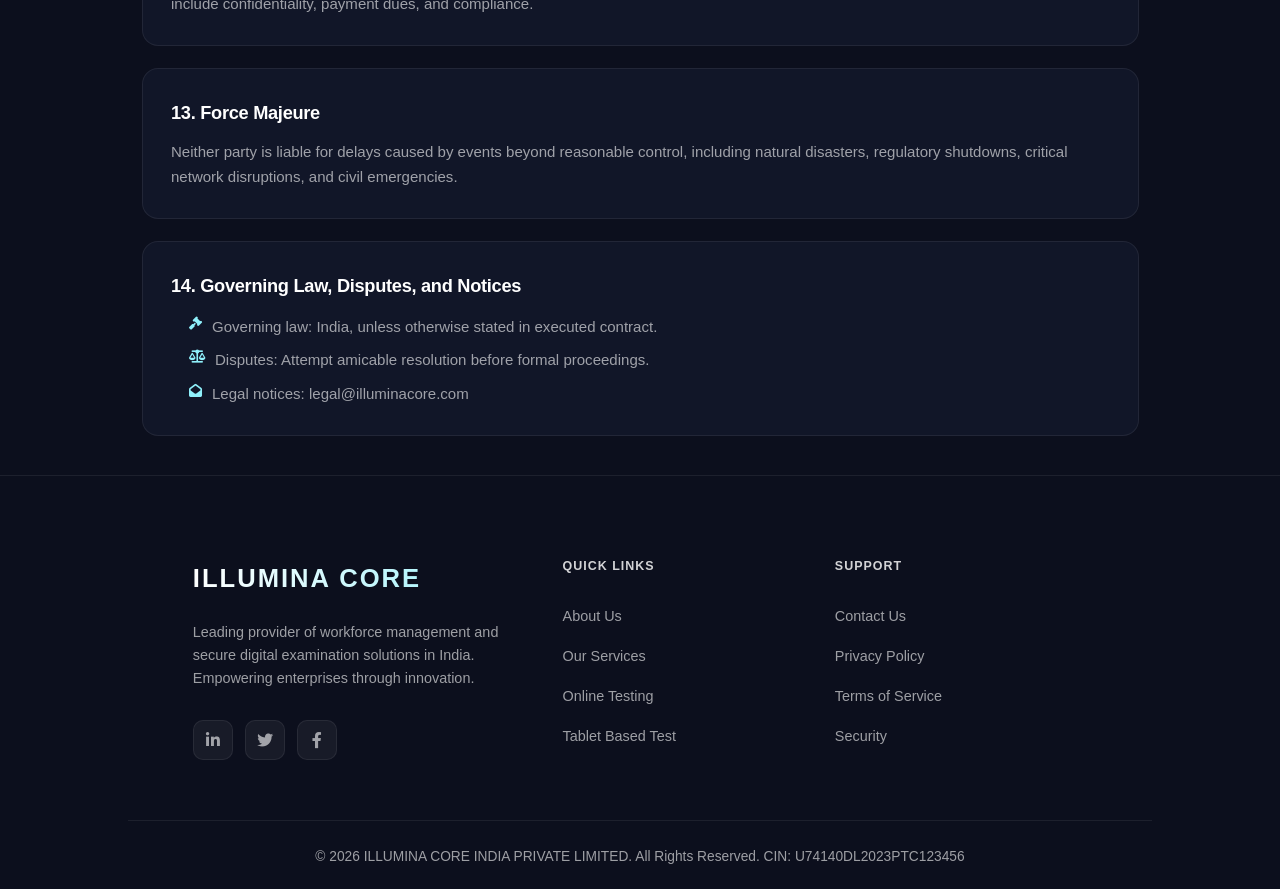
<file: terms.html>
<!DOCTYPE html>
<html lang="en">

<head>
    <meta charset="UTF-8">
    <meta name="viewport" content="width=device-width, initial-scale=1.0">
    <title>Terms of Service | Illumina Core</title>
    <link rel="icon" type="image/png" href="images/certs/illumina-core-logo-1.png">
    <meta name="description"
        content="Terms of Service for Illumina Core India Private Limited covering service usage, responsibilities, payment conditions, and legal provisions.">
    <link rel="stylesheet" href="css/all.min.css">
    <link rel="stylesheet" href="css/common.css">
    <link rel="stylesheet" href="css/animations.css">
    <link rel="stylesheet" href="css/legal.css">
</head>

<body>
    <div class="noise-overlay"></div>

    <header class="site-header" id="siteHeader">
        <a href="index.html" class="logo">
            <img src="./images/certs/illumina-core-logo-nav.png" alt="Illumina Core">
        </a>

        <div class="menu-toggle">
            <i class="fas fa-bars"></i>
        </div>

        <nav class="main-nav">
            <ul class="nav-list">
                <li><a href="index.html" class="nav-link">Home</a></li>
                <li class="dropdown group">
                    <a href="index.html#services" class="nav-link dropdown-toggle" aria-haspopup="true"
                        aria-expanded="false">
                        Solutions <i class="fas fa-chevron-down"></i>
                    </a>
                    <div class="mega-menu mega-menu-compact">
                        <ul class="mega-menu-list compact-menu-list">
                            <li><a href="exam-solutions.html" class="mega-menu-link"><i class="fas fa-check"></i>
                                    Examination Solutions</a></li>
                            <li><a href="exam-solutions.html#tablet-assessment" class="mega-menu-link"><i
                                        class="fas fa-check"></i> Tablet Based Test</a></li>
                            <li><a href="payroll-services.html" class="mega-menu-link"><i class="fas fa-check"></i>
                                    Payroll Services</a></li>
                            <li><a href="manpower-outsourcing.html" class="mega-menu-link"><i class="fas fa-check"></i>
                                    Manpower Outsourcing</a></li>
                            <li><a href="auxiliary-services.html" class="mega-menu-link"><i class="fas fa-check"></i>
                                    Auxiliary Services</a></li>
                        </ul>
                    </div>
                </li>
                <li><a href="amc-services.html" class="nav-link">AMC</a></li>
                <li><a href="about.html" class="nav-link activeLi">About</a></li>
                <li><a href="index.html#contact" class="nav-link">Contact</a></li>
            </ul>
        </nav>
        <a href="index.html#contact" class="btn-outline header-cta">Partner With Us</a>
    </header>

    <section class="page-hero bg-primary legal-hero" style="background-image: url('images/hero-bg-1.webp');">
        <div class="page-hero-content reveal-on-scroll">
            <div class="hero-badge">Legal Framework</div>
            <h1>Terms of <span class="text-accent">Service</span></h1>
            <p class="page-hero-subtitle">These terms define the legal conditions governing access to Illumina Core
                services, platforms, and managed delivery programs.</p>
        </div>
    </section>

    <section class="py-section px-section bg-secondary">
        <div class="container legal-shell">
            <div class="section-header reveal-on-scroll">
                <span class="section-badge">Terms</span>
                <h2 class="section-title">Service Conditions and Obligations</h2>
                <div class="section-bar"></div>
            </div>

            <div class="legal-meta reveal-on-scroll">
                <article class="legal-meta-item">
                    <i class="fas fa-calendar-alt"></i>
                    <div>
                        <h4>Effective Date</h4>
                        <p>March 6, 2026</p>
                    </div>
                </article>
                <article class="legal-meta-item">
                    <i class="fas fa-file-signature"></i>
                    <div>
                        <h4>Applicable To</h4>
                        <p>All Illumina Core websites, platforms, and managed services</p>
                    </div>
                </article>
                <article class="legal-meta-item">
                    <i class="fas fa-balance-scale"></i>
                    <div>
                        <h4>Jurisdiction</h4>
                        <p>Laws of India, subject to contract-specific provisions</p>
                    </div>
                </article>
                <article class="legal-meta-item">
                    <i class="fas fa-envelope"></i>
                    <div>
                        <h4>Legal Contact</h4>
                        <p>legal@illuminacore.com</p>
                    </div>
                </article>
            </div>

            <div class="legal-stack">
                <article class="legal-card reveal-on-scroll">
                    <h3>1. Acceptance of Terms</h3>
                    <p>By accessing, subscribing to, or using Illumina Core services, you agree to be bound by these
                        Terms of Service and all applicable laws, policies, and contractual obligations.</p>
                </article>

                <article class="legal-card reveal-on-scroll">
                    <h3>2. Definitions</h3>
                    <ul>
                        <li><strong>"Services"</strong> means payroll, workforce, examination, and related support
                            offerings.</li>
                        <li><strong>"Client"</strong> means the enterprise, institution, or authorized representative
                            using the service.</li>
                        <li><strong>"Platform"</strong> means software portals, dashboards, APIs, and digital workflows
                            operated by Illumina Core.</li>
                    </ul>
                </article>

                <article class="legal-card reveal-on-scroll">
                    <h3>3. Scope of Services</h3>
                    <ul>
                        <li>Digital examination setup, proctoring, and operational support.</li>
                        <li>Payroll processing, compliance management, and reporting.</li>
                        <li>Manpower outsourcing, staffing lifecycle operations, and HR workflows.</li>
                        <li>Implementation services, managed operations, and support desk escalation.</li>
                    </ul>
                </article>

                <article class="legal-card reveal-on-scroll">
                    <h3>4. Customer Responsibilities</h3>
                    <ul>
                        <li>Provide complete, accurate, and lawful input data for service execution.</li>
                        <li>Maintain secure credentials and prevent unauthorized account usage.</li>
                        <li>Comply with payment terms, usage boundaries, and statutory obligations.</li>
                        <li>Nominate authorized points of contact for approvals and escalations.</li>
                    </ul>
                </article>

                <article class="legal-card reveal-on-scroll">
                    <h3>5. Acceptable Use and Conduct</h3>
                    <p>Clients shall not use services for unlawful activities, unauthorized data extraction, platform
                        abuse, malware distribution, or any action that disrupts service integrity or third-party
                        rights.</p>
                </article>

                <article class="legal-card reveal-on-scroll">
                    <h3>6. Commercial Terms and Payments</h3>
                    <p>Pricing, billing cycles, and taxes are governed by the executed proposal, work order, or master
                        service agreement. Delayed payments may trigger service restrictions as defined in contract.</p>
                </article>

                <article class="legal-card reveal-on-scroll">
                    <h3>7. Intellectual Property</h3>
                    <p>All platform software, templates, frameworks, branding assets, and process methodologies remain
                        the intellectual property of Illumina Core unless expressly assigned in written agreement.</p>
                </article>

                <article class="legal-card reveal-on-scroll">
                    <h3>8. Confidentiality and Data Protection</h3>
                    <ul>
                        <li>Both parties must protect confidential information shared during service delivery.</li>
                        <li>Confidential data may only be used for authorized service objectives.</li>
                        <li>Disclosure is permitted only where legally mandated or contractually authorized.</li>
                    </ul>
                    <div class="legal-note">
                        <p>For technical safeguards and security controls, refer to our <a href="security.html"
                                style="color: aqua; text-decoration: none; font-weight: bold; margin: 0 3px;">Security
                                Page</a>.</p>
                    </div>
                </article>

                <article class="legal-card reveal-on-scroll">
                    <h3>9. Service Availability and Support</h3>
                    <p>Illumina Core targets high availability and governed support response windows. Service levels,
                        maintenance windows, and escalation timelines are defined in client-specific contracts.</p>
                </article>

                <article class="legal-card reveal-on-scroll">
                    <h3>10. Limitation of Liability</h3>
                    <p>To the maximum extent permitted by law, liability is limited to the scope, value, and remedies
                        defined in the governing commercial agreement. Consequential losses are excluded unless
                        mandated.</p>
                </article>

                <article class="legal-card reveal-on-scroll">
                    <h3>11. Indemnity</h3>
                    <p>Each party agrees to indemnify the other against losses arising from breach of terms, negligent
                        acts, unlawful conduct, or violation of third-party rights, subject to contractual limitations.
                    </p>
                </article>

                <article class="legal-card reveal-on-scroll">
                    <h3>12. Suspension and Termination</h3>
                    <p>Services may be suspended or terminated for non-payment, security risk, misuse, legal direction,
                        or material breach. Surviving obligations include confidentiality, payment dues, and compliance.
                    </p>
                </article>

                <article class="legal-card reveal-on-scroll">
                    <h3>13. Force Majeure</h3>
                    <p>Neither party is liable for delays caused by events beyond reasonable control, including natural
                        disasters, regulatory shutdowns, critical network disruptions, and civil emergencies.</p>
                </article>

                <article class="legal-card reveal-on-scroll">
                    <h3>14. Governing Law, Disputes, and Notices</h3>
                    <ul class="legal-inline-list">
                        <li><i class="fas fa-gavel"></i><span>Governing law: India, unless otherwise stated in executed
                                contract.</span></li>
                        <li><i class="fas fa-scale-balanced"></i><span>Disputes: Attempt amicable resolution before
                                formal proceedings.</span></li>
                        <li><i class="fas fa-envelope-open"></i><span>Legal notices: legal@illuminacore.com</span></li>
                    </ul>
                </article>
            </div>
        </div>
    </section>

    <footer class="site-footer">
        <div class="container footer-grid">
            <div class="footer-logo-col">
                <h2 class="footer-logo-text">ILLUMINA CORE</h2>
                <p class="footer-desc">Leading provider of workforce management and secure digital examination solutions
                    in India. Empowering enterprises through innovation.</p>
                <div class="social-icons">
                    <a href="#" class="social-icon"><i class="fab fa-linkedin-in"></i></a>
                    <a href="#" class="social-icon"><i class="fab fa-twitter"></i></a>
                    <a href="#" class="social-icon"><i class="fab fa-facebook-f"></i></a>
                </div>
            </div>
            <div class="footer-links-box">
                <div class="footer-links">
                    <h3>Quick Links</h3>
                    <ul>
                        <li><a href="about.html">About Us</a></li>
                        <li><a href="index.html#services">Our Services</a></li>
                        <li><a href="exam-solutions.html">Online Testing</a></li>
                        <li><a href="exam-solutions.html#tablet-assessment">Tablet Based Test</a></li>
                    </ul>
                </div>
                <div class="footer-links">
                    <h3>Support</h3>
                    <ul>
                        <li><a href="index.html#contact">Contact Us</a></li>
                        <li><a href="privacy-policy.html">Privacy Policy</a></li>
                        <li><a href="terms.html">Terms of Service</a></li>
                        <li><a href="security.html">Security</a></li>
                    </ul>
                </div>
            </div>
        </div>
        <div class="copyright">
            <p>&copy; 2026 ILLUMINA CORE INDIA PRIVATE LIMITED. All Rights Reserved. CIN: U74140DL2023PTC123456</p>
        </div>
    </footer>

    <script src="js/shared.js"></script>
</body>

</html>
</file>
<file: css/common.css>
/* Shared site foundation extracted from repeated page styles */

:root {
    --bg-primary: #06080f;
    --bg-secondary: #0c0f1d;
    --bg-surface: #111628;
    --bg-elevated: #161c33;
    --accent: #6c6fff;
    --accent-glow: rgba(108, 111, 255, 0.2);
    --accent2: #8ff0fb;
    --accent2-glow: rgba(143, 240, 251, 0.15);
    --text-primary: rgba(255, 255, 255, 0.9);
    --text-secondary: rgba(255, 255, 255, 0.6);
    --text-muted: rgba(255, 255, 255, 0.35);
    --border: rgba(255, 255, 255, 0.07);
    --border-accent: rgba(108, 111, 255, 0.25);
    --white: #ffffff;
    --font-base: "Segoe UI", "Helvetica Neue", "Arial", sans-serif;
}

* {
    margin: 0;
    padding: 0;
    box-sizing: border-box;
}

html {
    scroll-behavior: smooth;
    font-size: 16px;
    overflow-x: hidden;
}

body {
    background-color: var(--bg-primary);
    color: var(--text-secondary);
    font-family: var(--font-base);
    line-height: 1.75;
    overflow-x: hidden;
    position: relative;
    width: 100%;
}

h1,
h2,
h3,
h4,
h5,
h6 {
    color: var(--white);
    font-family: var(--font-base);
}

h1 {
    font-size: clamp(2.4rem, 6vw, 4.4rem);
    font-weight: 800;
    letter-spacing: -1.5px;
}

h2 {
    font-size: clamp(1.8rem, 4vw, 3rem);
    font-weight: 800;
    letter-spacing: -1px;
}

h3 {
    font-size: clamp(1.2rem, 2.5vw, 1.5rem);
    font-weight: 700;
    letter-spacing: -0.3px;
}

h4 {
    font-size: 1rem;
    font-weight: 700;
}

img {
    max-width: 100%;
    height: auto;
}

.container {
    max-width: 1200px;
    margin: 0 auto;
    padding: 0 20px;
    position: relative;
}

.py-section {
    padding: clamp(80px, 12vw, 140px) 0;
}

.px-section {
    padding: 0 8%;
}

.bg-primary {
    background-color: var(--bg-primary);
}

.bg-secondary {
    background-color: var(--bg-secondary);
}

.text-center {
    text-align: center;
}

.text-left {
    text-align: left;
}

.relative {
    position: relative;
}

.mx-auto {
    margin-left: auto;
    margin-right: auto;
}

.flex,
.d-flex {
    display: flex;
}

.flex-center {
    display: flex;
    align-items: center;
    justify-content: center;
}

.flex-column {
    display: flex;
    flex-direction: column;
}

.align-center {
    align-items: center;
}

.align-start {
    align-items: flex-start;
}

.justify-center {
    justify-content: center;
}

.justify-around {
    justify-content: space-around;
}

.flex-wrap,
.wrap {
    flex-wrap: wrap;
}

.hidden {
    display: none;
}

.overflow-hidden {
    overflow: hidden;
}

.cursor-pointer {
    cursor: pointer;
}

.list-none {
    list-style: none;
}

.w-full {
    width: 100%;
}

.text-white {
    color: var(--white);
}

.text-accent {
    color: var(--accent);
}

.text-gray {
    color: var(--text-secondary);
}

.uppercase {
    text-transform: uppercase;
}

.font-semibold {
    font-weight: 600;
}

.font-bold {
    font-weight: 700;
}

.font-heading {
    font-family: var(--font-base);
}

.text-xs {
    font-size: 0.75rem;
}

.text-sm {
    font-size: 0.875rem;
}

.text-lg {
    font-size: 1.125rem;
}

.text-xl {
    font-size: 1.25rem;
}

.text-2xl {
    font-size: 1.5rem;
}

.text-\[2\.5rem\] {
    font-size: 2.5rem;
}

.text-\[3rem\] {
    font-size: 3rem;
}

.tracking-wide {
    letter-spacing: 0.05em;
}

.tracking-wider {
    letter-spacing: 1.5px;
}

.tracking-widest {
    letter-spacing: 0.1em;
}

.leading-tight {
    line-height: 1.2;
}

.leading-snug {
    line-height: 1.375;
}

.leading-relaxed {
    line-height: 1.75;
}

.gap-1 {
    gap: 4px;
}

.gap-2 {
    gap: 8px;
}

.gap-4 {
    gap: 16px;
}

.gap-6 {
    gap: 24px;
}

.gap-8 {
    gap: 32px;
}

.gap-10 {
    gap: 40px;
}

.gap-30 {
    gap: 30px;
}

.gap-40 {
    gap: 40px;
}

.mt-1 {
    margin-top: 4px;
}

.mt-2 {
    margin-top: 8px;
}

.mt-4 {
    margin-top: 16px;
}

.mt-5 {
    margin-top: 20px;
}

.mt-10 {
    margin-top: 40px;
}

.mb-0 {
    margin-bottom: 0;
}

.mb-1 {
    margin-bottom: 4px;
}

.mb-2 {
    margin-bottom: 8px;
}

.mb-3 {
    margin-bottom: 12px;
}

.mb-4 {
    margin-bottom: 16px;
}

.mb-5 {
    margin-bottom: 20px;
}

.mb-6 {
    margin-bottom: 24px;
}

.mb-8 {
    margin-bottom: 32px;
}

.mb-10 {
    margin-bottom: 40px;
}

.pt-4 {
    padding-top: 16px;
}

.pl-0 {
    padding-left: 0;
}

.m-0 {
    margin: 0;
}

.p-0 {
    padding: 0;
}

.p-8 {
    padding: 32px;
}

.pl-10 {
    padding-left: 40px;
}

.pr-10 {
    padding-right: 40px;
}

.rounded-lg {
    border-radius: 8px;
}

.rounded-xl {
    border-radius: 12px;
}

.rounded-2xl {
    border-radius: 16px;
}

.rounded-full {
    border-radius: 50%;
}

.max-w-md {
    max-width: 800px;
}

.max-w-\[1000px\] {
    max-width: 1000px;
}

.border-t-light,
.border-b-light,
.border-light {
    border-color: var(--border);
}

.border-t-light {
    border-top: 1px solid var(--border);
}

.border-b-light {
    border-bottom: 1px solid var(--border);
}

.border-t {
    border-top: 1px solid var(--border);
}

.border-b {
    border-bottom: 1px solid var(--border);
}

.border {
    border-width: 1px;
    border-style: solid;
}

.border-border {
    border-color: var(--border);
}

.object-cover {
    object-fit: cover;
}

.aspect-video {
    aspect-ratio: 16 / 9;
}

.opacity-0 {
    opacity: 0;
}

.opacity-50 {
    opacity: 0.5;
}

.transition-colors {
    transition: border-color 0.3s, color 0.3s, background-color 0.3s;
}

.transition-all {
    transition: all 0.3s ease;
}

.flex-shrink-0 {
    flex-shrink: 0;
}

.z-10 {
    z-index: 10;
}

.z-20 {
    z-index: 20;
}

.w-\[50px\] {
    width: 50px;
}

.h-\[50px\] {
    height: 50px;
}

.hover-text-white:hover {
    color: var(--white);
}

.grid-auto {
    display: grid;
    grid-template-columns: repeat(auto-fit, minmax(220px, 1fr));
    gap: clamp(20px, 4vw, 32px);
}

.grid-2-col,
.lg-grid-2 {
    display: grid;
    grid-template-columns: 1fr 1fr;
    gap: 40px;
}

@media (max-width: 992px) {

    .grid-2-col,
    .lg-grid-2 {
        grid-template-columns: 1fr;
    }
}

@media (min-width: 993px) {
    .md\:hidden {
        display: none !important;
    }
}

.noise-overlay {
    position: fixed;
    inset: 0;
    width: 100vw;
    height: 100vh;
    pointer-events: none;
    z-index: 9999;
    opacity: 0.03;
    background-image: url("data:image/svg+xml,%3Csvg viewBox='0 0 200 200' xmlns='http://www.w3.org/2000/svg'%3E%3Cfilter id='noiseFilter'%3E%3CfeTurbulence type='fractalNoise' baseFrequency='0.65' numOctaves='3' stitchTiles='stitch'/%3E%3C/filter%3E%3Crect width='100%25' height='100%25' filter='url(%23noiseFilter)'/%3E%3C/svg%3E");
}

.site-header {
    position: fixed;
    top: 0;
    width: 100%;
    z-index: 1000;
    background: rgba(6, 8, 15, 0.8);
    backdrop-filter: blur(24px);
    -webkit-backdrop-filter: blur(24px);
    border-bottom: 1px solid var(--border);
    height: 72px;
    display: flex;
    justify-content: space-between;
    align-items: center;
    padding: 0 5%;
    transition: border-color 0.3s;

    img {
        height: 65px;
        width: auto;
        display: block;
    }
}

.site-header.scrolled {
    border-bottom: 1px solid rgba(255, 255, 255, 0.15);
}

@media (max-width: 768px) {
    .site-header {
        height: 64px;
    }
}

.logo {
    display: inline-flex;
    align-items: center;
    text-decoration: none;
    flex-shrink: 0;
}

.logo img {
    display: block;
    width: auto;
    height: 60px;
    object-fit: contain;
}

@media (max-width: 768px) {
    .logo img {
        height: 56px;
    }
}

.main-nav .nav-list {
    display: flex;
    gap: 2rem;
    list-style: none;
    align-items: center;
}

.nav-link {
    color: var(--text-secondary);
    font-weight: 600;
    font-size: 0.95rem;
    position: relative;
    text-decoration: none;
    transition: color 0.3s;
}

.nav-link:hover {
    color: var(--white);
}

.nav-link::after {
    content: "";
    position: absolute;
    width: 100%;
    height: 2px;
    bottom: -4px;
    left: 0;
    background: var(--accent);
    transform: scaleX(0);
    transform-origin: right;
    transition: transform 0.3s ease;
}

.nav-link:hover::after {
    transform: scaleX(1);
    transform-origin: left;
}

.nav-link.activeLi {
    color: var(--white);
    text-shadow: 0 0 14px rgba(108, 111, 255, 0.22);
}

.nav-link.activeLi::after {
    transform: scaleX(1);
    transform-origin: left;
    height: 3px;
    bottom: -6px;
    border-radius: 999px;
    background: linear-gradient(90deg, var(--accent), var(--accent2));
    box-shadow: 0 6px 18px rgba(108, 111, 255, 0.35);
}

.dropdown-toggle.activeLi i {
    color: var(--accent2);
}

.btn-outline {
    border: 1px solid var(--border-accent);
    color: var(--white);
    border-radius: 100px;
    padding: 9px 24px;
    text-decoration: none;
    font-weight: 600;
    transition: all 0.3s;
    display: inline-flex;
    align-items: center;
    justify-content: center;
}

.btn-outline:hover {
    background: var(--accent);
    border-color: var(--accent);
    box-shadow: 0 8px 32px rgba(108, 111, 255, 0.4);
}

.btn-accent {
    background: linear-gradient(135deg, var(--accent), #8b6fff);
    color: var(--white);
    border-radius: 10px;
    padding: 14px 32px;
    font-weight: 700;
    text-decoration: none;
    display: inline-flex;
    align-items: center;
    justify-content: center;
    border: none;
    transition: all 0.3s;
}

.btn-accent:hover {
    transform: translateY(-3px);
    box-shadow: 0 12px 36px rgba(108, 111, 255, 0.45);
}

.btn-primary {
    background: var(--accent);
    color: #000;
    padding: 12px 28px;
    border-radius: 10px;
    text-decoration: none;
    font-weight: 600;
    transition: 0.3s ease;
}

.btn-primary:hover {
    background: var(--accent2);
}

.btn-text {
    background: transparent;
    border: none;
    font-size: 0.95rem;
    display: inline-flex;
    align-items: center;
}

.menu-toggle {
    display: none;
    color: var(--white);
    font-size: 1.5rem;
    cursor: pointer;
}

@media (max-width: 992px) {
    .menu-toggle {
        display: block;
    }

    .site-header>.btn-outline {
        display: none;
    }

    .main-nav {
        position: fixed;
        top: 64px;
        right: -100%;
        width: 50vw;
        max-width: 300px;
        height: calc(100vh - 64px);
        background: var(--bg-secondary);
        backdrop-filter: blur(20px);
        border-left: 1px solid var(--border);
        transition: right 0.3s ease;
        padding: 40px 1.5rem 2rem;
        flex-direction: column;
        overflow-y: auto;
    }

    .main-nav.mobile-active {
        right: 0;
        left: auto;
    }

    .nav-list {
        flex-direction: column;
        align-items: flex-start;
        gap: 1.5rem;
        margin-left: 0;
        padding-left: 0;
        width: 100%;
    }
}

.dropdown {
    position: relative;
}

.dropdown-toggle {
    display: flex;
    align-items: center;
    gap: 6px;
}

.mega-menu {
    position: absolute;
    top: 100%;
    left: 50%;
    transform: translateX(-50%) translateY(15px);
    min-width: 800px;
    background: var(--bg-secondary);
    border: 1px solid var(--border);
    border-radius: 16px;
    box-shadow: 0 24px 64px rgba(0, 0, 0, 0.6);
    padding: 32px;
    backdrop-filter: blur(20px);
    opacity: 0;
    visibility: hidden;
    transition: all 0.3s ease;
    display: grid;
    grid-template-columns: repeat(3, 1fr);
    gap: 24px;
    z-index: 1000;
    max-height: min(76vh, 560px);
    overflow-y: auto;
}

.dropdown:hover .mega-menu,
.dropdown.active .mega-menu {
    opacity: 1;
    visibility: visible;
    transform: translateX(-50%) translateY(0);
}

@media (max-width: 992px) {
    .mega-menu {
        position: static;
        transform: none !important;
        min-width: 100%;
        grid-template-columns: 1fr;
        box-shadow: none;
        padding: 0 0 0 12px;
        margin-left: 0;
        border: none;
        display: grid;
        top: auto;
        left: auto;
        max-height: 0;
        opacity: 0;
        visibility: hidden;
        overflow: hidden;
        transform: scaleY(0);
        transform-origin: top;
        pointer-events: none;
        transition: max-height 0.3s ease, opacity 0.25s ease, padding-top 0.25s ease, transform 0.25s ease;
    }

    .dropdown.active .mega-menu {
        max-height: 320px;
        opacity: 1;
        visibility: visible;
        padding-top: 8px;
        transform: scaleY(1);
        pointer-events: auto;
    }

    .mega-menu-list {
        margin-left: 0;
        padding-left: 0;
        gap: 0;
        width: 100%;
    }

    .mega-menu-list .mega-menu-link {
        padding-left: 0;
        gap: 0;
        margin-left: 0;
        width: 100%;
        display: block;
    }

    .mega-menu-link i {
        display: none;
    }
}

.mega-column h4 {
    color: var(--accent2);
    margin-bottom: 12px;
    display: flex;
    align-items: center;
    gap: 8px;
}

.mega-column h4 i {
    color: var(--accent2);
}

.mega-column p {
    font-size: 0.85rem;
    margin-bottom: 1rem;
    color: var(--text-muted);
}

.mega-menu-list {
    list-style: none;
    display: flex;
    flex-direction: column;
    gap: 8px;
}

.mega-menu-link {
    color: var(--text-secondary);
    text-decoration: none;
    font-size: 0.9rem;
    display: flex;
    align-items: center;
    gap: 8px;
    transition: all 0.2s;
}

.mega-menu-link:hover {
    color: var(--white);
    padding-left: 6px;
}

.mega-menu-link i {
    color: var(--accent);
    font-size: 0.7rem;
    opacity: 0;
    transform: translateX(-10px);
    transition: all 0.2s;
}

.mega-menu-link:hover i {
    opacity: 1;
    transform: translateX(0);
}

.mega-menu-link.active-menu-link {
    color: var(--white);
    position: relative;
}

.mega-menu-link.active-menu-link::after {
    content: "";
    position: absolute;
    left: 0;
    right: 0;
    bottom: -4px;
    height: 2px;
    border-radius: 999px;
    background: linear-gradient(90deg, var(--accent), var(--accent2));
    box-shadow: 0 4px 12px rgba(108, 111, 255, 0.3);
}

.mega-menu-compact {
    min-width: 320px;
    max-width: 360px;
    padding: 16px 18px;
    grid-template-columns: 1fr;
}

.compact-menu-list {
    gap: 10px;
}

.compact-menu-list .mega-menu-link {
    font-size: 0.92rem;
    font-weight: 600;
    line-height: 1.35;
    white-space: normal;
}

.compact-menu-list .mega-menu-link i {
    opacity: 1;
    transform: translateX(0);
}

@media (max-width: 992px) {
    .mega-menu-compact {
        max-width: 100%;
        min-width: 100%;
        padding: 0;
    }

    .dropdown.active .mega-menu-compact {
        padding: 0.75rem 0 0.35rem;
    }
}

.hero-section {
    position: relative;
    height: 100vh;
    overflow: hidden;
    display: flex;
    align-items: center;
    justify-content: center;
    text-align: center;
}

.hero-section::after {
    content: "";
    position: absolute;
    inset: 0;
    background: rgba(10, 25, 47, 0.36);
    z-index: 1;
}

.hero-bg {
    position: absolute;
    inset: 0;
    background-size: cover;
    background-position: center;
    opacity: 0;
    transition: opacity 1.2s ease;
    z-index: 0;
}

.hero-bg.active {
    opacity: 1;
}

.hero-bg.zoom {
    animation: zoomEffect 6s ease forwards;
}

.hero-bg::after {
    content: "";
    position: absolute;
    inset: 0;
    background: linear-gradient(180deg, rgba(6, 8, 15, 0.3) 0%, rgba(6, 8, 15, 0.78) 100%);
}

.hero-content {
    position: relative;
    z-index: 3;
    max-width: 900px;
    padding: 20px;
}

.hero-title {
    font-size: clamp(2rem, 7vw, 4rem);
    margin-bottom: 20px;
    letter-spacing: clamp(1px, 0.5vw, 5px);
}

.hero-title .text-accent,
.page-hero h1 .text-accent {
    background: linear-gradient(90deg, var(--accent) 0%, var(--accent2) 100%);
    -webkit-background-clip: text;
    background-clip: text;
    color: transparent;
}

.hero-subtitle {
    font-size: clamp(0.85rem, 2.5vw, 1.15rem);
    color: var(--text-secondary);
    margin-bottom: 2rem;
    line-height: 1.6;
}

.hero-btns {
    display: flex;
    gap: 16px;
    justify-content: center;
    flex-wrap: wrap;
}

.hero-animate {
    opacity: 0;
    transform: translateY(40px);
    transition: opacity 0.8s ease, transform 0.8s ease;
}

.text-show .hero-animate {
    opacity: 1;
    transform: translateY(0);
}

.page-hero {
    position: relative;
    padding: 140px 8% 100px;
    background-size: cover;
    background-position: center;
    text-align: center;
    margin-bottom: 0;
}

.page-hero::after {
    content: "";
    position: absolute;
    inset: 0;
    background: linear-gradient(180deg, rgba(6, 8, 15, 0.7) 0%, rgba(6, 8, 15, 1) 100%);
}

.page-hero-content {
    position: relative;
    z-index: 2;
    max-width: 1000px;
    margin: 0 auto;
}

.hero-badge,
.section-badge,
.process-step-pill {
    display: inline-flex;
    align-items: center;
    gap: 8px;
    background: rgba(108, 111, 255, 0.1);
    border: 1px solid var(--border-accent);
    border-radius: 100px;
    padding: 6px 16px;
    font-size: 0.78rem;
    letter-spacing: 1.5px;
    text-transform: uppercase;
    font-weight: 700;
}

.hero-badge {
    color: var(--accent2);
    margin-bottom: 24px;
}

.section-badge,
.process-step-pill {
    color: var(--accent);
    margin-bottom: 16px;
}

.page-hero h1 {
    margin-bottom: 20px;
    line-height: 1.2;
    font-size: clamp(2rem, 5vw, 3.5rem);
}

.page-hero-subtitle {
    font-size: 1.15rem;
    color: var(--text-secondary);
    line-height: 1.6;
    margin-bottom: 40px;
}

.section-header {
    text-align: center;
    margin-bottom: clamp(40px, 6vw, 60px);
}

.section-title {
    color: var(--white);
    margin-bottom: 20px;
}

.section-bar {
    width: 60px;
    height: 3px;
    background: linear-gradient(90deg, var(--accent), var(--accent2));
    margin: 0 auto;
    border-radius: 2px;
}

.section-title-left {
    text-align: left;
    margin-bottom: 20px;
}

.section-intro {
    color: var(--text-secondary);
    margin-bottom: 24px;
    line-height: 1.75;
}

.card {
    background: var(--bg-surface);
    border: 1px solid var(--border);
    border-radius: 20px;
    padding: 26px 25px;
    transition: all 0.35s cubic-bezier(0.4, 0, 0.2, 1);
    position: relative;
    text-decoration: none;
    display: block;
    overflow: hidden;
}

.card::before,
.glass-card::before {
    content: "";
    position: absolute;
    top: 0;
    left: 0;
    width: 100%;
    height: 2px;
    background: linear-gradient(90deg, var(--accent), var(--accent2), var(--accent));
    background-size: 200% 100%;
    animation: cardLineShimmer 3s ease infinite;
    transform: scaleX(0);
    transition: transform 0.35s ease, height 0.35s ease, box-shadow 0.35s ease;
    transform-origin: left;
}

.card:hover {
    background: var(--bg-elevated);
    border-color: var(--border-accent);
    transform: translateY(-6px);
    box-shadow: 0 20px 60px rgba(0, 0, 0, 0.5), 0 0 0 1px var(--border-accent);
}

.card:hover::before,
.glass-card:hover::before {
    transform: scaleX(1);
    height: 3px;
    box-shadow: 0 0 12px rgba(108, 111, 255, 0.5), 0 0 24px rgba(143, 240, 251, 0.2);
}

.card-icon-container {
    width: 64px;
    height: 64px;
    border-radius: 16px;
    background: linear-gradient(135deg, rgba(108, 111, 255, 0.15), rgba(143, 240, 251, 0.08));
    border: 1px solid var(--border-accent);
    display: flex;
    align-items: center;
    justify-content: center;
    margin: 0 auto 24px;
}

.card-icon,
.card i.card-icon {
    color: var(--accent);
    font-size: 1.8rem;
    margin: 0;
}

.card-title {
    color: var(--white);
    font-weight: 700;
    margin-bottom: 12px;
    font-size: 1.3rem;
}

.card-desc {
    color: var(--text-secondary);
    line-height: 1.75;
    font-size: 0.95rem;
}

.glass-card {
    background: rgba(17, 34, 64, 0.5);
    backdrop-filter: blur(16px);
    -webkit-backdrop-filter: blur(16px);
    border: 1px solid var(--border);
    border-radius: 16px;
    padding: 24px;
    transition: all 0.3s ease;
    position: relative;
    overflow: hidden;
}

.hover-border-accent:hover {
    border-color: var(--border-accent);
    transform: translateY(-4px);
    box-shadow: 0 20px 40px rgba(0, 0, 0, 0.3);
}

.feature-visual {
    border-radius: 12px;
    overflow: hidden;
    border: 1px solid var(--border);
    background: var(--bg-primary);
}

.feature-visual img {
    width: 100%;
    aspect-ratio: 16 / 9;
    object-fit: cover;
    display: block;
}

.img-hover-wrapper {
    overflow: hidden;
    position: relative;
    border-radius: inherit;
    display: block;
    width: 100%;
}

.img-hover-zoom {
    transition: transform 0.6s cubic-bezier(0.25, 1, 0.5, 1);
    will-change: transform;
    display: block;
    width: 100%;
}

.img-hover-wrapper:hover .img-hover-zoom,
.glass-card:hover .img-hover-zoom,
.card:hover .img-hover-zoom {
    transform: scale(1.08);
}

.group-hover-bg-accent {
    transition: background 0.3s, color 0.3s;
}

.hover-up:hover .group-hover-bg-accent {
    background: var(--accent);
    color: var(--bg-surface);
}

.hover-up:hover {
    transform: translateY(-3px);
}

.group-hover-text-accent {
    transition: color 0.3s ease;
}

.group:hover .group-hover-text-accent {
    color: var(--accent);
}

.service-expansion-layer {
    position: relative;
    z-index: 40;
    overflow: visible;
}

.service-expansion-layer.has-expanded-card {
    padding-bottom: clamp(220px, 24vw, 320px);
}

.service-expansion-card {
    position: relative;
    overflow: visible;
    min-height: 290px;
    isolation: isolate;
    z-index: 1;
    transform: none;
    transition: border-color 0.25s ease, box-shadow 0.25s ease;
}

.service-expansion-card::before {
    content: none !important;
}

.service-expansion-card::after {
    content: "";
    position: absolute;
    top: 0px;
    left: 6px;
    right: 10px;
    height: 2px;
    border-top-left-radius: 16px;
    border-top-right-radius: 16px;
    background: linear-gradient(90deg, var(--accent), var(--accent2), var(--accent));
    background-size: 200% 100%;
    animation: cardLineShimmer 3s ease infinite;
    transform: scaleX(0);
    transform-origin: left;
    transition: transform 0.35s ease, height 0.35s ease;
}

/* Keep line animation but remove glow spill outside expandable cards */
.service-expansion-card:hover::after,
.service-expansion-card:focus-within::after,
.service-expansion-card.is-open::after,
.service-expansion-card.is-preview::after {
    transform: scaleX(1);
    height: 3px;
}

.service-expand-trigger {
    position: relative;
    z-index: 90;
    transition: color 0.2s ease;
}

.service-expand-trigger.label-swap-out {
    animation: labelSwapOut 0.14s ease forwards;
}

.service-expand-trigger.label-swap-in {
    animation: labelSwapIn 0.18s ease forwards;
}

@keyframes labelSwapOut {
    from {
        opacity: 1;
        transform: none;
    }

    to {
        opacity: 0;
        transform: none;
    }
}

@keyframes labelSwapIn {
    from {
        opacity: 0;
        transform: none;
    }

    to {
        opacity: 1;
        transform: none;
    }
}

.service-expansion-card .expand-content {
    position: absolute;
    left: 18px;
    right: 18px;
    top: calc(100% - 22px);
    padding: 18px 18px 16px;
    border: 1px solid rgba(108, 111, 255, 0.18);
    border-radius: 18px;
    background: linear-gradient(180deg, rgba(19, 24, 44, 0.98), rgba(12, 15, 29, 0.98));
    box-shadow: 0 22px 44px rgba(0, 0, 0, 0.34);
    margin: 0 !important;
    opacity: 0;
    visibility: hidden;
    pointer-events: none;
    transform: translateY(10px);
    transition: opacity 0.25s ease, transform 0.25s ease, visibility 0.25s ease;
    z-index: 1200;
}

.service-expansion-card .expand-content::before {
    content: "";
    position: absolute;
    top: -8px;
    left: 26px;
    width: 16px;
    height: 16px;
    background: rgba(18, 22, 40, 0.98);
    border-left: 1px solid rgba(108, 111, 255, 0.18);
    border-top: 1px solid rgba(108, 111, 255, 0.18);
    transform: rotate(45deg);
}

.service-expansion-card.is-open .expand-content,
.service-expansion-card.is-preview .expand-content {
    opacity: 1;
    visibility: visible;
    pointer-events: auto;
    transform: translateY(0);
}

.service-expansion-card:hover,
.service-expansion-card:focus-within,
.service-expansion-card.is-preview,
.service-expansion-card.is-open {
    z-index: 1100;
    transform: none;
}

.service-expansion-card.hover-border-accent:hover {
    transform: none;
    box-shadow: 0 20px 40px rgba(0, 0, 0, 0.3);
}

.service-expansion-card:hover .img-hover-zoom,
.service-expansion-card:focus-within .img-hover-zoom,
.service-expansion-card.is-preview .img-hover-zoom,
.service-expansion-card.is-open .img-hover-zoom {
    transform: none;
}

.service-expansion-card.is-open .service-expand-trigger {
    z-index: 1300;
}

.glow-effect {
    position: absolute;
    top: 50%;
    left: 50%;
    transform: translate(-50%, -50%);
    width: 80%;
    height: 80%;
    background: var(--accent);
    filter: blur(120px);
    opacity: 0.15;
    z-index: 0;
    border-radius: 50%;
    pointer-events: none;
}

.stats-bar {
    display: flex;
    justify-content: space-around;
    flex-wrap: wrap;
    gap: 40px;
    margin-top: 30px;
}

.stat-item {
    text-align: center;
}

.stat-item h2,
.stat-item span {
    font-size: clamp(2rem, 4vw, 3rem);
    background: linear-gradient(135deg, #fff, var(--accent));
    -webkit-background-clip: text;
    background-clip: text;
    color: transparent;
    line-height: 1;
}

.stat-label {
    font-size: 0.9rem;
    color: var(--text-secondary);
    text-transform: uppercase;
    letter-spacing: 0.1em;
    font-weight: 600;
}

.timeline-container {
    position: relative;
    padding: 40px 0;
}

.timeline-container::before {
    content: "";
    position: absolute;
    left: 50%;
    top: 0;
    height: 100%;
    width: 2px;
    background: linear-gradient(to bottom, transparent, var(--border-accent), transparent);
    transform: translateX(-50%);
}

.timeline-item {
    display: flex;
    margin-bottom: 50px;
    position: relative;
    width: 100%;
}

.timeline-left {
    justify-content: flex-start;
}

.timeline-right {
    justify-content: flex-end;
}

.timeline-empty {
    width: 50%;
}

.timeline-dot {
    width: 40px;
    height: 40px;
    border-radius: 50%;
    background: var(--bg-surface);
    border: 2px solid var(--accent);
    position: absolute;
    left: 50%;
    transform: translateX(-50%);
    top: 0;
    box-shadow: 0 0 15px var(--accent-glow);
    z-index: 2;
    transition: all 0.3s;
    display: flex;
    align-items: center;
    justify-content: center;
    font-weight: 700;
    color: var(--accent);
}

.timeline-item.group:hover .timeline-dot {
    transform: translateX(-50%) scale(1.1);
    background: var(--accent);
    color: var(--bg-surface);
}

.timeline-content {
    padding: 0 40px;
    width: 50%;
    transition: transform 0.3s;
}

.timeline-left .timeline-content {
    text-align: right;
}

.timeline-right .timeline-content {
    text-align: left;
}

.timeline-item.group:hover .timeline-content {
    transform: translateY(-3px);
}

@media (max-width: 768px) {
    .service-expansion-layer.has-expanded-card {
        padding-bottom: 340px;
    }

    .service-expansion-card {
        min-height: auto;
    }

    .service-expansion-card .expand-content {
        left: 14px;
        right: 14px;
    }

    .timeline-container::before {
        left: 24px;
    }

    .timeline-dot {
        left: 24px;
        width: 30px;
        height: 30px;
    }

    .timeline-left,
    .timeline-right {
        justify-content: flex-end;
        flex-direction: column;
        padding-left: 60px;
    }

    .timeline-content {
        text-align: left !important;
        width: 100% !important;
        padding: 0 !important;
    }

    .timeline-empty {
        display: none;
    }
}

.contact-card {
    display: grid;
    grid-template-columns: 1fr 1fr;
    gap: 40px;
    background: var(--bg-surface);
    border: 1px solid var(--border);
    border-radius: 24px;
    padding: 60px 52px;
    position: relative;
    overflow: hidden;
    max-width: 1200px;
    margin: 0 auto;
}

.contact-card::before {
    content: "";
    position: absolute;
    top: 0;
    left: 0;
    width: 100%;
    height: 3px;
    background: linear-gradient(90deg, var(--accent), var(--accent2));
}

.contact-info h3 {
    font-size: 2rem;
    background: linear-gradient(135deg, #fff, var(--accent2));
    -webkit-background-clip: text;
    background-clip: text;
    color: transparent;
    margin-bottom: 20px;
}

.contact-info p {
    color: var(--text-secondary);
    margin-bottom: 30px;
}

.contact-details {
    display: flex;
    flex-direction: column;
    gap: 20px;
}

.contact-detail-item {
    display: flex;
    align-items: center;
    gap: 16px;
}

.contact-detail-item i {
    width: 40px;
    height: 40px;
    border-radius: 50%;
    background: var(--accent-glow);
    color: var(--accent);
    display: flex;
    align-items: center;
    justify-content: center;
    font-size: 1.1rem;
}

.contact-form {
    display: flex;
    flex-direction: column;
    gap: 16px;
}

.form-group {
    width: 100%;
    margin: 0;
}

.form-control {
    width: 100%;
    background: rgba(255, 255, 255, 0.04);
    border: 1px solid var(--border);
    border-radius: 10px;
    padding: 13px 18px;
    color: var(--white);
    font-size: 0.95rem;
    font-family: inherit;
    transition: all 0.3s;
}

.form-control:focus {
    outline: none;
    border-color: var(--accent);
    box-shadow: 0 0 0 3px var(--accent-glow);
}

.form-control::placeholder {
    color: var(--text-muted);
}

@media (max-width: 992px) {
    .contact-card {
        grid-template-columns: 1fr;
        padding: 40px 30px;
    }
}

.site-footer {
    background: var(--bg-secondary);
    border-top: 1px solid var(--border);
    padding: 80px 10% 20px;
}

.footer-grid {
    display: grid;
    grid-template-columns: 2fr 3fr;
    gap: 60px;
    margin-bottom: 60px;
}

.footer-logo-text {
    font-size: clamp(1.2rem, 3.5vw, 1.6rem);
    font-weight: 900;
    letter-spacing: 2px;
    background: linear-gradient(90deg, var(--white), var(--accent2));
    -webkit-background-clip: text;
    background-clip: text;
    color: transparent;
    margin-bottom: 20px;
}

.footer-desc {
    color: var(--text-secondary);
    font-size: 0.9rem;
    margin-bottom: 30px;
    line-height: 1.6;
    max-width: 400px;
}

.social-icons {
    display: flex;
    gap: 12px;
}

.social-icon {
    width: 40px;
    height: 40px;
    border-radius: 10px;
    background: rgba(255, 255, 255, 0.05);
    border: 1px solid var(--border);
    display: flex;
    align-items: center;
    justify-content: center;
    color: var(--text-secondary);
    text-decoration: none;
    transition: all 0.3s;
}

.social-icon:hover {
    background: var(--accent-glow);
    border-color: var(--accent);
    color: var(--white);
    transform: translateY(-3px);
}

.footer-links-box {
    display: grid;
    grid-template-columns: 1fr 1fr;
    gap: 40px;
}

.footer-links h3,
.footer-links h4 {
    color: rgba(255, 255, 255, 0.82);
    text-transform: uppercase;
    letter-spacing: 1px;
    font-size: 0.78rem;
    margin-bottom: 24px;
}

.footer-links ul {
    list-style: none;
    display: flex;
    flex-direction: column;
    gap: 12px;
}

.footer-links a {
    color: var(--text-secondary);
    text-decoration: none;
    font-size: 0.9rem;
    transition: color 0.3s;
}

.footer-links a:hover {
    color: var(--accent);
}

.copyright {
    text-align: center;
    color: var(--text-secondary);
    font-size: 0.86rem;
    padding-top: 24px;
    border-top: 1px solid var(--border);
}

@media (max-width: 768px) {
    .footer-grid {
        grid-template-columns: 1fr;
    }
}

.grid-auto>.card:nth-child(2) {
    transition-delay: 0.1s;
}

.grid-auto>.card:nth-child(3) {
    transition-delay: 0.2s;
}

.grid-auto>.card:nth-child(4) {
    transition-delay: 0.3s;
}

.delay-100 {
    transition-delay: 0.1s;
}

.delay-200 {
    transition-delay: 0.2s;
}

.delay-300 {
    transition-delay: 0.3s;
}

@keyframes cardLineShimmer {
    0% {
        background-position: 0% 50%;
    }

    50% {
        background-position: 100% 50%;
    }

    100% {
        background-position: 0% 50%;
    }
}
</file>
<file: css/index.css>
/* Home page overrides */

.px-10 {
    padding: 0 10%;
}

.gap-6 {
    gap: 20px;
}

.gap-10 {
    gap: 30px;
}

.gap-12 {
    gap: 40px;
}

.lg-grid-2 {
    display: grid;
    grid-template-columns: 1fr 1fr;
    gap: 40px;
}

@media (max-width: 992px) {
    .lg-grid-2 {
        display: flex !important;
        flex-direction: column !important;
        width: 100%;
    }
}

.grid-auto {
    grid-template-columns: repeat(auto-fit, minmax(230px, 1fr));
    gap: clamp(15px, 2vw, 32px);
}

.grid-auto-hero {
    display: grid;
    grid-template-columns: repeat(auto-fit, minmax(240px, 1fr));
    gap: clamp(20px, 4vw, 32px);
}

/* .logo {
    letter-spacing: 1px;
} */

.main-nav .nav-list {
    gap: 1.5rem;
    margin-left: auto;
}

@media (max-width: 992px) {
    .main-nav {
        top: 70px;
        right: 0;
        height: calc(100vh - 60px);
        transform: translateX(100%);
        transition: transform 0.3s ease;
        display: flex;
        box-shadow: -10px 0 30px rgba(0, 0, 0, 0.4);
    }

    .main-nav.mobile-active {
        transform: translateX(0);
    }

    .mobile-close-btn {
        display: none;
    }
}

.mega-menu {
    min-width: 280px;
    padding: 16px;
    display: flex;
    gap: 0;
}

@media (max-width: 992px) {
    .mega-menu {
        display: flex;
        flex-direction: column;
        padding: 0;
        margin: 0;
        gap: 0;
        max-height: 0;
        opacity: 0;
        visibility: hidden;
        overflow: hidden;
        transform: scaleY(0);
        transform-origin: top;
        pointer-events: none;
        transition: max-height 0.3s ease, opacity 0.25s ease, padding-top 0.25s ease, transform 0.25s ease;
    }

    .dropdown.active .mega-menu {
        max-height: 320px;
        padding-top: 8px;
        opacity: 1;
        visibility: visible;
        transform: scaleY(1);
        pointer-events: auto;
    }
}

.mega-column {
    flex: 1;
    min-width: 100%;
}

.mega-column h4,
.mega-column p {
    display: none;
}

.hero-blob-1,
.hero-blob-2 {
    position: absolute;
    pointer-events: none;
    z-index: 2;
    filter: blur(120px);
    border-radius: 50%;
}

.hero-blob-1 {
    top: -10%;
    left: -10%;
    width: 500px;
    height: 500px;
    background: rgba(108, 111, 255, 0.12);
}

.hero-blob-2 {
    bottom: -10%;
    right: -10%;
    width: 400px;
    height: 400px;
    background: rgba(143, 240, 251, 0.08);
}

@media (max-width: 768px) {
    .hero-blob-1,
    .hero-blob-2 {
        display: none;
    }
}

.stats-bar {
    background: var(--bg-surface);
    border: 1px solid var(--border);
    border-radius: 16px;
    padding: 28px 40px;
    display: grid;
    grid-template-columns: repeat(4, 1fr);
    gap: 20px;
    max-width: 1200px;
    margin: -60px auto 0;
    position: relative;
    z-index: 10;
    box-shadow: 0 4px 24px rgba(0, 0, 0, 0.4), 0 0 0 1px var(--border);
}

@media (max-width: 768px) {
    .stats-bar {
        grid-template-columns: repeat(2, 1fr);
        gap: 30px;
        margin-top: 20px;
    }
}

.stat-item {
    position: relative;
    transition: text-shadow 0.3s;
}

.stat-item:hover h2 {
    text-shadow: 0 0 20px var(--accent-glow);
}

.stat-item:not(:last-child)::after {
    content: "";
    position: absolute;
    right: -10px;
    top: 10%;
    height: 80%;
    width: 1px;
    background: var(--border);
}

@media (max-width: 768px) {
    .stat-item:nth-child(2)::after {
        display: none;
    }
}

.service-cards-grid {
    align-items: stretch;
}

.card-know-more {
    display: inline-flex;
    align-items: center;
    gap: 8px;
    margin-top: 20px;
    color: var(--accent);
    font-weight: 700;
    font-size: 0.9rem;
    letter-spacing: 0.5px;
    transition: all 0.3s ease;
}

.card-know-more i {
    font-size: 0.75rem;
    transition: transform 0.3s ease;
}

.card:hover .card-know-more {
    color: var(--accent2);
}

.card:hover .card-know-more i {
    transform: translateX(5px);
}

.service-thumb {
    margin: -36px -32px 22px;
    border-radius: 20px 20px 0 0;
    overflow: hidden;
    border-bottom: 1px solid var(--border);
}

.service-thumb img {
    width: 100%;
    aspect-ratio: 16 / 9;
    object-fit: cover;
    display: block;
    transition: ease-in 0.1s all;
}

.card:hover img {
    scale: 1.06;
}

@media (max-width: 768px) {
    .service-thumb {
        margin: -30px -24px 18px;
    }
}

.fancy-glass-item {
    background: rgba(255, 255, 255, 0.03);
    border: 1px solid var(--border);
    border-radius: 14px;
    padding: 24px 28px;
    transition: all 0.3s ease;
    margin-bottom: 16px;
}

.fancy-glass-item:hover {
    border-color: var(--border-accent);
    background: rgba(108, 111, 255, 0.06);
}

.fancy-glass-title-row {
    display: flex;
    align-items: center;
    gap: 12px;
    margin-bottom: 10px;
}

.fancy-glass-title-row i {
    color: var(--accent);
    font-size: 1.4rem;
}

.fancy-glass-title-row h3 {
    color: var(--white);
    font-size: 1.05rem;
    font-weight: 700;
    margin: 0;
}

.fancy-glass-item p {
    color: var(--text-secondary);
    font-size: 0.95rem;
    margin: 0;
}

.glance-title {
    text-align: left;
    margin-bottom: 24px;
}

.glance-subtitle {
    text-align: left;
    margin-bottom: 40px;
    margin-left: 0;
}

.business-services-showcase {
    background: linear-gradient(170deg, rgba(22, 28, 51, 0.9), rgba(12, 15, 29, 0.94));
    border: 1px solid var(--border);
    border-radius: 24px;
    overflow: hidden;
    position: relative;
    width: 100%;
    box-shadow: 0 26px 70px rgba(4, 7, 16, 0.7);
}

.business-services-showcase::before {
    content: "";
    position: absolute;
    inset: -30% auto auto -10%;
    width: 220px;
    height: 220px;
    border-radius: 50%;
    background: radial-gradient(circle, rgba(108, 111, 255, 0.26), rgba(108, 111, 255, 0));
    pointer-events: none;
}

.showcase-topbar {
    height: 46px;
    background: rgba(2, 6, 16, 0.66);
    border-bottom: 1px solid var(--border);
    display: flex;
    align-items: center;
    gap: 10px;
    padding: 0 18px;
}

.dash-dot {
    width: 12px;
    height: 12px;
    border-radius: 50%;
}

.dash-dot.r {
    background: #ff5f56;
}

.dash-dot.y {
    background: #ffbd2e;
}

.dash-dot.g {
    background: #27c93f;
}

.showcase-body {
    padding: clamp(16px, 2.2vw, 26px);
    display: grid;
    gap: clamp(12px, 1.5vw, 18px);
}

.business-kpi-grid {
    display: grid;
    grid-template-columns: repeat(auto-fit, minmax(150px, 1fr));
    gap: clamp(10px, 1.4vw, 14px);
}

.business-kpi-card {
    background: rgba(255, 255, 255, 0.03);
    border: 1px solid rgba(255, 255, 255, 0.08);
    border-radius: 14px;
    padding: 12px;
    display: grid;
    gap: 6px;
}

.kpi-label {
    color: var(--text-muted);
    font-size: 0.74rem;
    letter-spacing: 1.2px;
    text-transform: uppercase;
    font-weight: 700;
}

.kpi-value {
    color: var(--white);
    font-size: clamp(1.2rem, 2vw, 1.7rem);
    line-height: 1;
}

.business-kpi-card p {
    color: var(--text-secondary);
    font-size: 0.8rem;
    margin: 0;
}

.service-lane-grid {
    display: grid;
    grid-template-columns: repeat(auto-fit, minmax(165px, 1fr));
    gap: clamp(10px, 1.4vw, 14px);
}

.service-lane-card {
    background: rgba(14, 18, 34, 0.85);
    border: 1px solid var(--border);
    border-radius: 14px;
    padding: 12px;
    display: grid;
    gap: 6px;
}

.service-lane-card i {
    color: var(--accent2);
    font-size: 1.05rem;
}

.service-lane-card h3 {
    margin: 0;
    color: var(--white);
    font-size: 0.9rem;
}

.service-lane-card p {
    margin: 0;
    color: var(--text-secondary);
    font-size: 0.8rem;
    line-height: 1.45;
}

/* Unified control section balance */
.unified-control-section .glance-title {
    margin-bottom: 15px;
}

.unified-control-section .glance-subtitle {
    margin-bottom: 20px;
    max-width: 56ch;
}

.unified-control-section .fancy-glass-item {
    padding: 16px 18px;
    margin-bottom: 15px;
}

.unified-control-section .fancy-glass-title-row {
    gap: 10px;
    margin-bottom: 7px;
}

.unified-control-section .fancy-glass-title-row i {
    font-size: 1.15rem;
}

.unified-control-section .fancy-glass-title-row h3 {
    font-size: 0.93rem;
}

.unified-control-section .fancy-glass-item p {
    font-size: 0.86rem;
    line-height: 1.45;
}

.partner-logo {
    background: var(--bg-surface);
    border: 1px solid var(--border);
    border-radius: 12px;
    padding: 18px 32px;
    color: var(--text-secondary);
    font-weight: 700;
    letter-spacing: 2px;
    transition: all 0.3s ease;
    min-width: 140px;
    text-align: center;
}

.partner-logo:hover {
    border-color: var(--border-accent);
    color: var(--white);
}

.cert-carousel-container {
    overflow: hidden;
    position: relative;
}

.cert-track {
    display: flex;
    gap: 60px;
    width: max-content;
    animation: certScroll 25s linear infinite;
}

.cert-logo-circle {
    background: var(--bg-surface);
    border: 2px solid var(--border);
    border-radius: 50%;
    width: 120px;
    height: 120px;
    display: flex;
    align-items: center;
    justify-content: center;
    padding: 20px;
    transition: all 0.4s cubic-bezier(0.34, 1.56, 0.64, 1);
    box-shadow: 0 2px 20px rgba(0, 0, 0, 0.4);
    margin: 20px auto;
    cursor: pointer;
}

.cert-logo-circle:hover {
    border-color: var(--accent);
    transform: scale(1.05) translateY(-5px);
    box-shadow: 0 8px 10px rgba(108, 111, 255, 0.3), 0 0 0 4px rgba(108, 111, 255, 0.1);
    z-index: 10;
}

.cert-logo-circle img {
    max-width: 80%;
    max-height: 80%;
    object-fit: contain;
    transition: transform 0.3s ease;
}

.cert-logo-circle:hover img {
    transform: scale(1.05);
}

.cert-logo-circle.touched {
    border-color: var(--accent);
    transform: scale(1.25) translateY(-5px);
    box-shadow: 0 12px 40px rgba(108, 111, 255, 0.3), 0 0 0 4px rgba(108, 111, 255, 0.1);
    z-index: 10;
}

.cert-logo-circle.touched img {
    transform: scale(1.05);
}

.map-bg {
    position: relative;
    background-image: radial-gradient(rgba(255, 255, 255, 0.06) 1px, transparent 1px);
    background-size: 30px 30px;
}

.map-bg-gradient {
    position: absolute;
    inset: 0;
    background: radial-gradient(ellipse at center, transparent 30%, var(--bg-secondary) 80%);
    pointer-events: none;
}

@keyframes certScroll {
    from {
        transform: translateX(0);
    }

    to {
        transform: translateX(-50%);
    }
}

@media (max-width: 768px) {
    .showcase-topbar {
        height: 42px;
    }

    .glance-title,
    .glance-subtitle {
        text-align: center;
    }

    .glance-subtitle {
        margin-left: auto;
        margin-right: auto;
        margin-bottom: 30px;
    }

    .cert-logo-circle {
        width: 110px;
        height: 110px;
        padding: 14px;
    }
}

@media (max-width: 480px) {
    .cert-logo-circle {
        width: 85px;
        height: 85px;
        padding: 12px;
    }

    .certSwiper {
        padding: 0 10px;
    }
}
</file>
<file: css/animations.css>
/* =========================================================================
   SHARED ANIMATION DEFINITIONS (USED ACROSS ALL PAGES)
========================================================================= */

/* TEXT REVEAL ANIMATIONS  */
.hero-section {
    animation: heroFadeIn 0.6s cubic-bezier(0.34, 1.56, 0.64, 1);
}

.hero-animate {
    opacity: 0;
    transform: translateY(40px);
    transition: opacity 0.8s cubic-bezier(0.34, 1.56, 0.64, 1), 
                transform 0.8s cubic-bezier(0.34, 1.56, 0.64, 1);
}

.text-show .hero-animate {
    opacity: 1;
    transform: translateY(0);
}

.text-show .hero-title { 
    transition-delay: 0.1s; 
    animation: titleGlowIn 1s ease-out both 0.1s;
}

.text-show .hero-subtitle { 
    transition-delay: 0.3s; 
}

.text-show .hero-btns { 
    transition-delay: 0.5s; 
}

@keyframes titleGlowIn {
    from {
        opacity: 0;
        transform: translateY(40px);
        filter: blur(4px);
    }
    to {
        opacity: 1;
        transform: translateY(0);
        filter: blur(0);
    }
}

/* REVEAL ON SCROLL - PREMIUM VERSION */
.reveal-on-scroll {
    opacity: 0;
    transform: translateY(36px);
    transition: opacity 0.7s cubic-bezier(0.34, 1.56, 0.64, 1), 
                transform 0.7s cubic-bezier(0.34, 1.56, 0.64, 1);
    perspective: 1000px;
}

.reveal-on-scroll.active {
    opacity: 1;
    transform: translateY(0);
    animation: revealGlow 0.7s ease-out;
}

@keyframes revealGlow {
    0% {
        filter: drop-shadow(0 0 10px rgba(108, 111, 255, 0));
    }
    50% {
        filter: drop-shadow(0 0 20px rgba(108, 111, 255, 0.3));
    }
    100% {
        filter: drop-shadow(0 0 0px rgba(108, 111, 255, 0));
    }
}

/* Stagger for grid elements - ENHANCED */
.grid-auto > .card:nth-child(2) {
    transition-delay: 0.1s;
    animation-delay: 0.1s;
}

.grid-auto > .card:nth-child(3) {
    transition-delay: 0.2s;
    animation-delay: 0.2s;
}

.grid-auto > .card:nth-child(4) {
    transition-delay: 0.3s;
    animation-delay: 0.3s;
}

.grid-auto > .card:nth-child(5) {
    transition-delay: 0.4s;
    animation-delay: 0.4s;
}

.grid-auto > .card:nth-child(6) {
    transition-delay: 0.5s;
    animation-delay: 0.5s;
}

.flex-column > .fancy-glass-item:nth-child(2) {
    transition-delay: 0.1s;
}

.flex-column > .fancy-glass-item:nth-child(3) {
    transition-delay: 0.2s;
}

.flex-column > .fancy-glass-item:nth-child(4) {
    transition-delay: 0.3s;
}

.section-header {
    animation: headerSlideIn 0.6s cubic-bezier(0.34, 1.56, 0.64, 1);
}

@keyframes headerSlideIn {
    from {
        opacity: 0;
        transform: translateY(-20px);
        filter: blur(3px);
    }

    to {
        opacity: 1;
        transform: translateY(0);
        filter: blur(0);
    }
}

/* BACKGROUND ZOOM ANIMATION - SMOOTH */
.hero-bg.zoom {
    animation: zoomEffect 6s cubic-bezier(0.25, 0.46, 0.45, 0.94) forwards;
}

@keyframes zoomEffect {
    from { 
        transform: scale(1);
        filter: brightness(1);
    }
    to { 
        transform: scale(1.08);
        filter: brightness(0.95);
    }
}

/* FADE IN/OUT TRANSITIONS - SMOOTH */
.hero-bg {
    transition: opacity 1.2s cubic-bezier(0.25, 0.46, 0.45, 0.94);
}

/* PREMIUM TEXT SHADOW GLOW */
.text-accent {
    filter: drop-shadow(0 0 8px rgba(108, 111, 255, 0.3));
}

/* CARD HOVER ENHANCEMENT */
.card {
    transition: all 0.35s cubic-bezier(0.34, 1.56, 0.64, 1);
}

.card:hover {
    filter: drop-shadow(0 20px 40px rgba(108, 111, 255, 0.2));
}

/* SMOOTH SCALE TRANSITIONS */
.card-icon-container {
    transition: transform 0.3s cubic-bezier(0.34, 1.56, 0.64, 1),
                background 0.3s ease;
}

.card:hover .card-icon-container {
    transform: scale(1.1) rotate(5deg);
}

:root {
    --fluid-space-xs: clamp(6px, 0.8vw, 10px);
    --fluid-space-sm: clamp(10px, 1.2vw, 14px);
    --fluid-space-md: clamp(14px, 1.8vw, 22px);
    --fluid-space-lg: clamp(18px, 2.5vw, 34px);
}

.container {
    width: min(1200px, calc(100% - clamp(28px, 7vw, 140px)));
}

.px-section {
    padding-inline: clamp(16px, 6vw, 96px);
}

.py-section {
    padding-block: clamp(22px, 3.1vw, 40px) !important;
}

.gap-6 {
    gap: clamp(10px, 1.2vw, 14px) !important;
}

.gap-10 {
    gap: clamp(12px, 1.5vw, 20px) !important;
}

.gap-12 {
    gap: clamp(14px, 1.8vw, 24px) !important;
}

.grid-auto,
.grid-auto-hero,
.lg-grid-2,
.footer-grid,
.footer-links-box,
.contact-card {
    gap: clamp(12px, 1.6vw, 20px) !important;
}

.section-header {
    margin-bottom: clamp(14px, 1.8vw, 24px) !important;
}

.mb-10 {
    margin-bottom: 16px !important;
}

.mb-6 {
    margin-bottom: 10px !important;
}

.mb-5 {
    margin-bottom: 8px !important;
}

.card,
.feature-card,
.benefit-card,
.service-expansion-card,
.timeline-item,
.fancy-glass-item,
.recruitment-step,
.process-step,
.legal-card,
.tilt-3d {
    transform-style: preserve-3d;
    transition: transform 0.35s cubic-bezier(0.34, 1.56, 0.64, 1), box-shadow 0.35s ease, border-color 0.3s ease;
    will-change: transform;
}

.floating-3d {
    animation: float3d 6.5s ease-in-out infinite;
}

@keyframes float3d {
    0%,
    100% {
        transform: translate3d(0, 0, 0);
    }

    50% {
        transform: translate3d(0, -10px, 0);
    }
}

@keyframes heroFadeIn {
    from {
        opacity: 0;
        filter: blur(3px);
    }

    to {
        opacity: 1;
        filter: blur(0);
    }
}

.page-hero {
    animation: subpageHeroFade 0.8s cubic-bezier(0.34, 1.56, 0.64, 1);
}

.page-hero-content {
    animation: contentSlideUp 0.7s cubic-bezier(0.34, 1.56, 0.64, 1) 0.2s both;
}

@keyframes subpageHeroFade {
    from {
        opacity: 0;
        background-position: 0% 50%;
        filter: blur(4px);
    }

    to {
        opacity: 1;
        background-position: 100% 50%;
        filter: blur(0);
    }
}

@keyframes contentSlideUp {
    from {
        opacity: 0;
        transform: translateY(60px);
        filter: blur(3px);
    }

    to {
        opacity: 1;
        transform: translateY(0);
        filter: blur(0);
    }
}

@media (hover: hover) and (pointer: fine) {
    .tilt-3d:hover {
        transform: perspective(1200px) rotateX(5deg) rotateY(-6deg) translateY(-6px);
    }
}

@media (max-width: 992px) {
    .container {
        width: min(1200px, calc(100% - 30px));
    }

    .grid-auto,
    .grid-auto-hero,
    .lg-grid-2 {
        gap: clamp(10px, 1.3vw, 16px) !important;
    }
}

@media (max-width: 768px) {
    .px-section {
        padding-inline: clamp(14px, 5vw, 24px);
    }

    .py-section {
        padding-block: clamp(16px, 2.5vw, 24px) !important;
    }

    .footer-grid,
    .footer-links-box,
    .contact-card {
        gap: 10px !important;
    }

    .floating-3d {
        animation-duration: 7.5s;
    }

    .hero-section,
    .section-header,
    .reveal-on-scroll.active,
    .text-show .hero-title {
        animation: none !important;
        filter: none !important;
    }
}

@media (prefers-reduced-motion: reduce) {
    .floating-3d {
        animation: none;
    }

    .tilt-3d {
        transform: none !important;
    }
}
</file>
<file: css/index-animations.css>
/* =========================================================================
   INDEX PAGE SPECIFIC ANIMATIONS - PREMIUM
========================================================================= */

.hero-section .hero-animate {
    opacity: 0;
    transform: none;
    transition: opacity 0.8s ease;
}

.hero-section .text-show .hero-animate,
.hero-section.text-show .hero-animate,
.hero-content.text-show .hero-animate {
    opacity: 1;
    transform: none;
}

.hero-section .text-show .hero-title,
.hero-section.text-show .hero-title,
.hero-content.text-show .hero-title {
    animation: none;
}

.hero-section .hero-bg {
    opacity: 1;
    visibility: hidden;
    transition: clip-path 1.65s cubic-bezier(0.22, 1, 0.36, 1),
        transform 8.8s cubic-bezier(0.22, 1, 0.36, 1),
        visibility 0s linear 1.65s;
    will-change: transform, clip-path;
}

.hero-section .hero-bg[data-direction="from-bottom"] {
    transform: translate3d(0, 12%, 0) scale(1.02);
    clip-path: inset(100% 0 0 0);
}

.hero-section .hero-bg[data-direction="from-right"] {
    transform: translate3d(12%, 0, 0) scale(1.02);
    clip-path: inset(0 0 0 100%);
}

.hero-section .hero-bg[data-direction="from-left"] {
    transform: translate3d(-12%, 0, 0) scale(1.02);
    clip-path: inset(0 100% 0 0);
}

.hero-section .hero-bg[data-direction="from-top"] {
    transform: translate3d(0, -12%, 0) scale(1.02);
    clip-path: inset(0 0 100% 0);
}

.hero-section .hero-bg.is-active,
.hero-section .hero-bg.is-leaving {
    visibility: visible;
    transition-delay: 0s;
}

.hero-section .hero-bg.is-active {
    transform: translate3d(0, 0, 0) scale(1.04);
    clip-path: inset(0 0 0 0);
    z-index: 1;
}

.hero-section .hero-bg.is-active.is-zoomed {
    transform: translate3d(0, 0, 0) scale(1.16);
}

.hero-section .hero-bg.is-leaving {
    z-index: 0;
    clip-path: inset(0 0 0 0);
}

.hero-section .hero-bg.is-leaving[data-direction="from-bottom"] {
    transform: translate3d(0, 0, 0) scale(1.11);
}

.hero-section .hero-bg.is-leaving[data-direction="from-right"] {
    transform: translate3d(0, 0, 0) scale(1.11);
}

.hero-section .hero-bg.is-leaving[data-direction="from-left"] {
    transform: translate3d(0, 0, 0) scale(1.11);
}

.hero-section .hero-bg.is-leaving[data-direction="from-top"] {
    transform: translate3d(0, 0, 0) scale(1.11);
}

/* HERO BLOBS - Floating Premium Animation */
.hero-blob-1,
.hero-blob-2 {
    animation: blobFloat 8s cubic-bezier(0.42, 0, 0.58, 1) infinite;
    filter: blur(120px);
    will-change: transform;
}

.hero-blob-1 {
    animation-delay: 0s;
    background: linear-gradient(135deg, rgba(108, 111, 255, 0.15), rgba(143, 240, 251, 0.05));
}

.hero-blob-2 {
    animation-delay: -4s;
    background: linear-gradient(135deg, rgba(143, 240, 251, 0.12), rgba(108, 111, 255, 0.08));
}

@keyframes blobFloat {

    0%,
    100% {
        opacity: 0.6;
        transform: translateY(0px) translateX(0px);
    }

    25% {
        opacity: 0.8;
        transform: translateY(-20px) translateX(15px);
    }

    50% {
        opacity: 0.7;
        transform: translateY(-30px) translateX(0px);
    }

    75% {
        opacity: 0.8;
        transform: translateY(-15px) translateX(-15px);
    }
}

/* STATS BAR PREMIUM ANIMATION */
.stats-bar {
    animation: slideUpStagger 0.8s cubic-bezier(0.34, 1.56, 0.64, 1);
    box-shadow: 0 0 30px rgba(108, 111, 255, 0.15);
}

@keyframes slideUpStagger {
    from {
        opacity: 0;
        transform: translateY(40px);
        filter: blur(5px);
    }

    to {
        opacity: 1;
        transform: translateY(0);
        filter: blur(0);
    }
}

.stat-item {
    transition: all 0.3s cubic-bezier(0.34, 1.56, 0.64, 1);
    position: relative;
    overflow: hidden;
}

.stat-item::before {
    content: '';
    position: absolute;
    inset: 0;
    background: linear-gradient(45deg, transparent, rgba(255, 255, 255, 0.05), transparent);
    opacity: 0;
    transition: opacity 0.3s ease;
    animation: statShine 2s ease infinite;
}

.stat-item:hover::before {
    opacity: 1;
}

@keyframes statShine {
    0% {
        transform: translateX(-100%);
    }

    100% {
        transform: translateX(100%);
    }
}

.stat-item:hover {
    transform: translateY(-8px);
    filter: drop-shadow(0 15px 30px rgba(108, 111, 255, 0.25));
}

/* FANCY GLASS ITEMS SHIMMER - ENHANCED */
.fancy-glass-item {
    position: relative;
    overflow: hidden;
    backdrop-filter: blur(10px);
    border-left: 2px solid rgba(108, 111, 255, 0.2);
    transition: all 0.3s cubic-bezier(0.34, 1.56, 0.64, 1);
}

.fancy-glass-item::after {
    content: '';
    position: absolute;
    top: 0;
    left: -100%;
    width: 100%;
    height: 100%;
    background: linear-gradient(90deg,
            transparent,
            rgba(255, 255, 255, 0.1),
            transparent);
    animation: shimmer 3s cubic-bezier(0.4, 0, 0.6, 1) infinite;
}

@keyframes shimmer {
    0% {
        left: -100%;
    }

    100% {
        left: 100%;
    }
}

.fancy-glass-item:hover {
    border-left-color: rgba(108, 111, 255, 0.5);
    background: rgba(255, 255, 255, 0.05);
    transform: translateX(4px);
}

/* CERTIFICATION CAROUSEL ANIMATION - Premium */
.cert-logo-circle {
    transition: all 0.3s cubic-bezier(0.34, 1.56, 0.64, 1);
    position: relative;
}

.cert-logo-circle::before {
    content: '';
    position: absolute;
    inset: -2px;
    background: linear-gradient(45deg, var(--accent), var(--accent2));
    border-radius: 50%;
    opacity: 0;
    transition: opacity 0.3s ease;
    z-index: -1;
    animation: certGlow 2s ease infinite;
}

@keyframes certGlow {

    0%,
    100% {
        opacity: 0;
        filter: blur(5px);
    }

    50% {
        opacity: 0.3;
        filter: blur(10px);
    }
}

.swiper-slide:hover .cert-logo-circle {
    transform: scale(1.15) rotateY(10deg);
}

.swiper-slide:hover .cert-logo-circle::before {
    animation: certGlow 2s ease infinite;
}

/* CARDS INTERACTIVE ANIMATION - Premium */
.grid-auto>.card {
    transition: all 0.35s cubic-bezier(0.34, 1.56, 0.64, 1);
}

.grid-auto>.card:hover {
    transform: translateY(-8px) scale(1.02);
    background: linear-gradient(135deg, var(--bg-elevated), var(--bg-surface));
}

@media (max-width: 768px) {
    .hero-section .hero-bg {
        transition: clip-path 1.15s cubic-bezier(0.22, 1, 0.36, 1),
            transform 7.2s cubic-bezier(0.22, 1, 0.36, 1),
            visibility 0s linear 1.15s;
    }

    .hero-blob-1,
    .hero-blob-2 {
        animation: none !important;
        filter: none !important;
    }

    .stats-bar,
    .cert-logo-circle::before,
    .fancy-glass-item::after,
    .stat-item::before {
        animation: none !important;
        filter: none !important;
    }
}
</file>
<file: css/about.css>
/* About page overrides */

.about-hero {
    background-image: none !important;
    overflow: hidden;
    animation: heroFadeIn 1.1s cubic-bezier(0.22, 1, 0.36, 1);
}

.about-hero::before {
    content: "";
    position: absolute;
    inset: 0;
    background-image: url("../images/service-manpower.webp");
    background-size: cover;
    background-position: center;
    transform: scale(1);
    animation: aboutHeroZoom 11s cubic-bezier(0.22, 1, 0.36, 1) forwards;
    z-index: 0;
}

.about-hero .page-hero-content h1,
.about-hero .page-hero-subtitle,
.about-hero .hero-actions,
.about-hero .hero-kpis {
    opacity: 0;
    transform: translateY(46px);
    transition: opacity 1.15s cubic-bezier(0.22, 1, 0.36, 1),
        transform 1.15s cubic-bezier(0.22, 1, 0.36, 1);
}

.about-hero.text-show .page-hero-content h1,
.about-hero.text-show .page-hero-subtitle,
.about-hero.text-show .hero-actions,
.about-hero.text-show .hero-kpis {
    opacity: 1;
    transform: translateY(0);
}

.about-hero.text-show .page-hero-content h1 {
    transition-delay: 0.2s;
    animation: titleGlowIn 1.35s ease-out both 0.2s;
}

.about-hero.text-show .page-hero-subtitle {
    transition-delay: 0.55s;
}

.about-hero.text-show .hero-actions {
    transition-delay: 0.85s;
}

.about-hero.text-show .hero-kpis {
    transition-delay: 1s;
}

@keyframes aboutHeroZoom {
    from {
        transform: scale(1);
        filter: brightness(1);
    }
    to {
        transform: scale(1.12);
        filter: brightness(0.92);
    }
}

.hero-actions {
    display: flex;
    align-items: center;
    justify-content: center;
    gap: 14px;
    flex-wrap: wrap;
}

.hero-actions .btn-outline {
    border-color: rgba(255, 255, 255, 0.24);
    color: rgba(255, 255, 255, 0.92);
}

.hero-kpis {
    position: relative;
    z-index: 2;
    margin-top: 48px;
    display: grid;
    grid-template-columns: repeat(2, minmax(0, 1fr));
    gap: 16px;
}

.hero-kpi-card {
    background: rgba(11, 16, 30, 0.72);
    border: 1px solid var(--border);
    border-radius: 14px;
    padding: 16px 18px;
    display: flex;
    gap: 14px;
    transition: transform 0.3s ease, border-color 0.3s ease, box-shadow 0.3s ease;
}

.hero-kpi-card i {
    width: 40px;
    height: 40px;
    border-radius: 10px;
    background: rgba(108, 111, 255, 0.18);
    color: var(--accent2);
    display: flex;
    align-items: center;
    justify-content: center;
    flex-shrink: 0;
}

.hero-kpi-card h3 {
    font-size: 1rem;
    margin-bottom: 4px;
}

.hero-kpi-card p {
    color: var(--text-secondary);
    font-size: 0.86rem;
    line-height: 1.55;
}

.hero-kpi-card:hover {
    transform: translateY(-4px);
    border-color: var(--border-accent);
    box-shadow: 0 16px 32px rgba(0, 0, 0, 0.3);
}

.split-layout {
    display: grid;
    grid-template-columns: minmax(0, 1.05fr) minmax(0, 0.95fr);
    gap: 34px;
    align-items: start;
}

.narrative-list {
    list-style: none;
    display: grid;
    gap: 14px;
}

.narrative-item {
    display: flex;
    gap: 12px;
    background: rgba(255, 255, 255, 0.02);
    border: 1px solid var(--border);
    border-radius: 14px;
    padding: 14px;
}

.narrative-item i {
    color: var(--accent2);
    margin-top: 3px;
    font-size: 0.95rem;
}

.narrative-item h4 {
    font-size: 1rem;
    margin-bottom: 3px;
}

.narrative-item p {
    color: var(--text-secondary);
    font-size: 0.9rem;
    line-height: 1.55;
}

.about-media-grid {
    display: grid;
    grid-template-columns: 1fr 1fr;
    grid-template-rows: auto auto;
    gap: 16px;
    align-items: stretch;
}

.media-frame {
    border: 1px solid var(--border);
    border-radius: 16px;
    overflow: hidden;
    background: var(--bg-surface);
}

.media-main {
    grid-column: 1 / 3;
}

.media-sub {
    grid-column: 1 / 2;
}

.media-frame img {
    width: 100%;
    height: 100%;
    min-height: 240px;
    object-fit: cover;
    display: block;
}

.media-chip {
    grid-column: 2 / 3;
    align-self: end;
    background: rgba(17, 34, 64, 0.75);
    border: 1px solid var(--border-accent);
    border-radius: 14px;
    padding: 16px;
    display: flex;
    gap: 12px;
}

.media-chip i {
    width: 34px;
    height: 34px;
    border-radius: 9px;
    background: rgba(108, 111, 255, 0.2);
    color: var(--accent2);
    display: flex;
    align-items: center;
    justify-content: center;
    flex-shrink: 0;
}

.media-chip p {
    font-size: 0.88rem;
    line-height: 1.55;
    color: var(--text-secondary);
}

.assurance-grid {
    display: grid;
    grid-template-columns: repeat(3, minmax(0, 1fr));
    gap: 22px;
}

.team-card {
    background: var(--bg-surface);
    border: 1px solid var(--border);
    border-radius: 20px;
    overflow: hidden;
    transition: all 0.3s ease;
    position: relative;
}

.team-card::before {
    content: "";
    position: absolute;
    top: 0;
    left: 0;
    width: 100%;
    height: 2px;
    background: linear-gradient(90deg, var(--accent), var(--accent2), var(--accent));
    background-size: 200% 100%;
    animation: cardLineShimmer 3s ease infinite;
    transform: scaleX(0);
    transition: transform 0.35s ease, height 0.35s ease, box-shadow 0.35s ease;
    transform-origin: left;
    z-index: 4;
}

.team-card:hover {
    transform: translateY(-6px);
    box-shadow: 0 20px 60px rgba(0, 0, 0, 0.5);
    border-color: var(--border-accent);
}

.team-card:hover::before {
    transform: scaleX(1);
    height: 3px;
    box-shadow: 0 0 12px rgba(108, 111, 255, 0.5), 0 0 24px rgba(143, 240, 251, 0.2);
}

.team-img-wrapper {
    height: 280px;
    overflow: hidden;
    position: relative;
}

.team-img-wrapper::after {
    content: "";
    position: absolute;
    bottom: 0;
    width: 100%;
    height: 50%;
    background: linear-gradient(0deg, var(--bg-surface) 0%, transparent 100%);
}

.team-img {
    width: 100%;
    height: 100%;
    background-size: cover;
    background-position: center;
    transition: transform 0.5s ease;
    filter: grayscale(50%);
}

.team-card:hover .team-img {
    transform: scale(1.05);
    filter: grayscale(0%);
}

.team-info {
    padding: 24px;
    position: relative;
    z-index: 2;
}

.team-role {
    font-size: 1.3rem;
    margin-bottom: 6px;
}

.team-title {
    color: var(--accent2);
    font-size: 0.8rem;
    letter-spacing: 1px;
    margin-bottom: 12px;
}

.team-desc {
    color: var(--text-secondary);
    font-size: 0.9rem;
    line-height: 1.6;
}

.team-tags {
    margin-top: 14px;
    display: flex;
    gap: 3px;
    flex-wrap: wrap;
}

.team-tags span {
    border-radius: 999px;
    padding: 5px 12px;
    font-size: 0.74rem;
    border: 1px solid var(--border-accent);
    background: rgba(108, 111, 255, 0.08);
    color: var(--accent2);
    letter-spacing: 0.4px;
}

.sector-layout {
    display: grid;
    grid-template-columns: minmax(0, 0.95fr) minmax(0, 1.05fr);
    gap: 24px;
    align-items: stretch;
}

.sector-media {
    min-height: 100%;
    border-radius: 16px;
}

.sector-media img {
    width: 100%;
    min-height: 100%;
    height: 100%;
    object-fit: cover;
    display: block;
}

.sector-grid {
    display: grid;
    grid-template-columns: repeat(2, minmax(0, 1fr));
    gap: 14px;
    align-content: stretch;
}

.sector-card {
    background: var(--bg-surface);
    border: 1px solid var(--border);
    border-radius: 16px;
    padding: 14px 14px;
    transition: all 0.3s ease;
    position: relative;
    overflow: hidden;
    min-height: 126px;
    display: flex;
    flex-direction: column;
    justify-content: flex-start;
}

.sector-card::before {
    content: "";
    position: absolute;
    top: 0;
    left: 0;
    width: 100%;
    height: 2px;
    background: linear-gradient(90deg, var(--accent), var(--accent2), var(--accent));
    background-size: 200% 100%;
    animation: cardLineShimmer 3s ease infinite;
    transform: scaleX(0);
    transition: transform 0.35s ease, height 0.35s ease, box-shadow 0.35s ease;
    transform-origin: left;
}

.sector-card:hover {
    transform: translateY(-4px);
    border-color: var(--border-accent);
    box-shadow: 0 16px 34px rgba(0, 0, 0, 0.35);
}

.sector-card:hover::before {
    transform: scaleX(1);
    height: 3px;
    box-shadow: 0 0 12px rgba(108, 111, 255, 0.5), 0 0 24px rgba(143, 240, 251, 0.2);
}

.sector-card i {
    color: var(--accent2);
    margin-bottom: 8px;
    font-size: 1rem;
}

.sector-card h3 {
    font-size: 0.95rem;
    margin-bottom: 4px;
    line-height: 1.35;
}

.sector-card p {
    color: var(--text-secondary);
    font-size: 0.82rem;
    line-height: 1.45;
}

.timeline-dot {
    width: 20px;
    height: 20px;
    border: 3px solid var(--accent);
    top: 4px;
}

.timeline-item:hover .timeline-dot {
    transform: translateX(-50%) scale(1.3);
    background: var(--accent);
}

.timeline-item:hover .timeline-content {
    transform: translateY(-5px);
}

.timeline-content h3 {
    font-size: 1.5rem;
    color: var(--accent);
    margin-bottom: 8px;
}

.timeline-content p:first-of-type {
    font-weight: 700;
    color: var(--white);
    font-size: 1.1rem;
    margin-bottom: 8px;
}

.timeline-content p:last-of-type {
    color: var(--text-secondary);
    font-size: 0.9rem;
}

@media (max-width: 992px) {
    .hero-kpis,
    .split-layout,
    .assurance-grid,
    .sector-layout,
    .sector-grid {
        grid-template-columns: 1fr;
    }

    .sector-media {
        min-height: 260px;
    }

    .sector-grid {
        gap: 12px;
    }

    .sector-card {
        min-height: auto;
    }
}

/* About contact section spacing fixes */
#contact .contact-card {
    padding: 48px 42px;
    gap: 32px;
}

#contact .contact-info .process-step-pill {
    margin-bottom: 12px;
}

#contact .contact-info h3 {
    margin-bottom: 15px;
    line-height: 1.2;
}

#contact .contact-info > p {
    margin-bottom: 12px;
    max-width: 54ch;
    line-height: 1.5;
}

#contact .contact-details {
    gap: 14px;
}

#contact .contact-detail-item {
    align-items: flex-start;
    gap: 12px;
}

#contact .contact-detail-item > div {
    display: grid;
    gap: 2px;
}

#contact .contact-detail-item h4 {
    margin: 0;
    font-size: 0.95rem;
    line-height: 1.35;
}

#contact .contact-detail-item p {
    margin: 0;
    font-size: 0.88rem;
    line-height: 1.5;
}

@media (max-width: 992px) {
    #contact .contact-card {
        padding: 34px 24px;
        gap: 24px;
    }
}

/* About stats alignment */
#about-stats .stats-bar {
    display: grid;
    grid-template-columns: repeat(4, minmax(0, 1fr));
    gap: 0;
    background: var(--bg-surface);
    border: 1px solid var(--border);
    border-radius: 16px;
    padding: 22px 14px;
    max-width: 1200px;
    margin: 0 auto;
}

#about-stats .stat-item {
    min-height: 118px;
    display: flex;
    flex-direction: column;
    align-items: center;
    justify-content: center;
    text-align: center;
    padding: 8px 14px;
}

#about-stats .stat-item:not(:last-child) {
    border-right: 1px solid var(--border);
}

#about-stats .stat-label {
    margin-top: 8px;
    max-width: 22ch;
    line-height: 1.45;
}

@media (max-width: 992px) {
    #about-stats .stats-bar {
        grid-template-columns: repeat(2, minmax(0, 1fr));
        padding: 16px 10px;
    }

    #about-stats .stat-item {
        min-height: 102px;
    }

    #about-stats .stat-item {
        border-right: 0 !important;
    }

    #about-stats .stat-item:nth-child(odd) {
        border-right: 1px solid var(--border) !important;
    }

    #about-stats .stat-item:nth-child(-n+2) {
        border-bottom: 1px solid var(--border);
    }
}
</file>
<file: css/manpower-outsourcing.css>
﻿/* Manpower outsourcing page overrides */

.manpower-hero {
    min-height: 100vh;
    position: relative;
    overflow: hidden;
    isolation: isolate;
    margin-top: 0px;
    min-height: calc(100vh - 34px);
    padding-top: 34px;
    box-sizing: border-box;
}

.manpower-hero::after {
    background:
        linear-gradient(180deg, rgba(7, 13, 30, 0.56) 0%, rgba(6, 12, 28, 0.76) 38%, rgba(6, 8, 15, 0.96) 100%),
        linear-gradient(135deg, rgba(108, 111, 255, 0.2), rgba(143, 240, 251, 0.1));
}

.hero-blob-1,
.hero-blob-2 {
    position: absolute;
    pointer-events: none;
    z-index: 1;
    filter: blur(120px);
    border-radius: 50%;
}

.hero-blob-1 {
    top: -10%;
    left: -10%;
    width: 500px;
    height: 500px;
    background: rgba(108, 111, 255, 0.12);
}

.hero-blob-2 {
    bottom: -10%;
    right: -10%;
    width: 400px;
    height: 400px;
    background: rgba(143, 240, 251, 0.08);
}

.manpower-hero .hero-title {
    margin-bottom: 12px;
}

.manpower-hero .hero-subtitle {
    margin-bottom: 1.2rem;
}

@media (max-width: 768px) {
    .manpower-hero {
        margin-top: 28px;
        min-height: calc(100vh - 28px);
        padding-top: 28px;
    }

    .hero-blob-1,
    .hero-blob-2 {
        display: none;
    }
}
</file>
<file: css/manpower-animations.css>
/* =========================================================================
   MANPOWER OUTSOURCING PAGE SPECIFIC ANIMATIONS - PREMIUM
========================================================================= */

.manpower-hero {
    animation: heroFadeIn 1.1s cubic-bezier(0.22, 1, 0.36, 1);
}

.manpower-hero .hero-bg {
    transition: opacity 1.8s cubic-bezier(0.22, 1, 0.36, 1);
}

.manpower-hero .hero-bg.zoom {
    animation: manpowerHeroZoom 11s cubic-bezier(0.22, 1, 0.36, 1) forwards;
}

.manpower-hero .hero-animate {
    transform: translateY(46px);
    transition: opacity 1.15s cubic-bezier(0.22, 1, 0.36, 1),
        transform 1.15s cubic-bezier(0.22, 1, 0.36, 1);
}

.manpower-hero.text-show .hero-title {
    transition-delay: 0.2s;
    animation: titleGlowIn 1.35s ease-out both 0.2s;
}

.manpower-hero.text-show .hero-subtitle {
    transition-delay: 0.55s;
}

.manpower-hero.text-show .hero-btns {
    transition-delay: 0.85s;
}

@keyframes manpowerHeroZoom {
    from {
        transform: scale(1);
        filter: brightness(1);
    }
    to {
        transform: scale(1.12);
        filter: brightness(0.92);
    }
}

/* SERVICE CARD EXPANSION - Scale + Glow */
.service-expansion-card {
    animation: cardExpand 0.5s cubic-bezier(0.34, 1.56, 0.64, 1);
    transition: all 0.3s cubic-bezier(0.34, 1.56, 0.64, 1);
}

@keyframes cardExpand {
    from {
        opacity: 0;
        transform: scale(0.85) translateY(20px);
        filter: blur(4px);
    }
    to {
        opacity: 1;
        transform: scale(1) translateY(0);
        filter: blur(0);
    }
}

.service-expansion-card:hover {
    transform: scale(1.08) translateY(-8px);
    box-shadow: 0 25px 70px rgba(108, 111, 255, 0.35);
    background: linear-gradient(135deg, rgba(108, 111, 255, 0.15), rgba(143, 240, 251, 0.1));
}

/* RECRUITMENT FLOW ANIMATION - Cascade */
.recruitment-step {
    animation: recruitmentStep 0.6s cubic-bezier(0.34, 1.56, 0.64, 1) both;
    transition: all 0.3s cubic-bezier(0.34, 1.56, 0.64, 1);
    position: relative;
}

.recruitment-step:nth-child(1) { animation-delay: 0.0s; }
.recruitment-step:nth-child(2) { animation-delay: 0.2s; }
.recruitment-step:nth-child(3) { animation-delay: 0.4s; }
.recruitment-step:nth-child(4) { animation-delay: 0.6s; }

@keyframes recruitmentStep {
    from {
        opacity: 0;
        transform: translateY(40px);
        filter: blur(3px);
    }
    to {
        opacity: 1;
        transform: translateY(0);
        filter: blur(0);
    }
}

.recruitment-step::before {
    content: '';
    position: absolute;
    left: 0;
    width: 100%;
    height: 1px;
    background: linear-gradient(90deg, transparent, var(--accent), transparent);
    animation: stepLine 0.6s cubic-bezier(0.34, 1.56, 0.64, 1) forwards;
}

@keyframes stepLine {
    from {
        width: 0;
        opacity: 0;
    }
    to {
        width: 100%;
        opacity: 1;
    }
}

.recruitment-step:hover {
    transform: translateX(8px);
    box-shadow: 0 10px 30px rgba(108, 111, 255, 0.2);
}

/* EMPLOYMENT TYPE BADGE ROTATION - Premium */
.employment-badge {
    animation: badgeRotation 3s cubic-bezier(0.42, 0, 0.58, 1) infinite;
    position: relative;
    display: inline-flex;
    align-items: center;
    justify-content: center;
    transition: all 0.3s ease;
}

@keyframes badgeRotation {
    0% {
        transform: rotate(0deg) scale(1);
        filter: drop-shadow(0 0 5px rgba(108, 111, 255, 0.2));
    }
    50% {
        transform: rotate(180deg) scale(1.08);
        filter: drop-shadow(0 0 15px rgba(108, 111, 255, 0.5));
    }
    100% {
        transform: rotate(360deg) scale(1);
        filter: drop-shadow(0 0 5px rgba(108, 111, 255, 0.2));
    }
}

.employment-badge:hover {
    animation-play-state: paused;
    filter: drop-shadow(0 0 20px rgba(108, 111, 255, 0.7));
}

/* COMPLIANCE CHECKLIST ANIMATION - Staggered */
.compliance-check {
    animation: checkMark 0.6s cubic-bezier(0.34, 1.56, 0.64, 1) both;
    transition: all 0.3s cubic-bezier(0.34, 1.56, 0.64, 1);
}

.compliance-check:nth-child(1) { animation-delay: 0.0s; }
.compliance-check:nth-child(2) { animation-delay: 0.15s; }
.compliance-check:nth-child(3) { animation-delay: 0.3s; }
.compliance-check:nth-child(4) { animation-delay: 0.45s; }
.compliance-check:nth-child(5) { animation-delay: 0.6s; }

@keyframes checkMark {
    from {
        opacity: 0;
        transform: translateX(-25px) scale(0.8);
        filter: blur(2px);
    }
    to {
        opacity: 1;
        transform: translateX(0) scale(1);
        filter: blur(0);
    }
}

.compliance-check::before {
    content: '';
    position: absolute;
    left: -8px;
    width: 20px;
    height: 20px;
    border: 2px solid var(--accent);
    border-radius: 50%;
    animation: checkCircle 0.6s cubic-bezier(0.34, 1.56, 0.64, 1) forwards;
    opacity: 0;
}

@keyframes checkCircle {
    from {
        opacity: 0;
        transform: scale(0);
    }
    to {
        opacity: 1;
        transform: scale(1);
    }
}

.compliance-check:hover {
    transform: translateX(4px);
    color: var(--accent2);
}

/* PARTNER LOGO PULSE - Premium */
.partner-pulse {
    animation: partnerPulse 2s cubic-bezier(0.4, 0, 0.6, 1) infinite;
    transition: all 0.3s ease;
    position: relative;
}

@keyframes partnerPulse {
    0%, 100% {
        opacity: 0.75;
        transform: scale(1);
        filter: brightness(0.9);
    }
    50% {
        opacity: 1;
        transform: scale(1.08);
        filter: brightness(1.2);
    }
}

.partner-pulse::after {
    content: '';
    position: absolute;
    inset: -8px;
    border: 1px solid rgba(108, 111, 255, 0.2);
    border-radius: 8px;
    animation: partnerGlow 2s cubic-bezier(0.4, 0, 0.6, 1) infinite;
}

@keyframes partnerGlow {
    0%, 100% {
        opacity: 0;
        box-shadow: 0 0 10px rgba(108, 111, 255, 0.1);
    }
    50% {
        opacity: 1;
        box-shadow: 0 0 30px rgba(108, 111, 255, 0.3);
    }
}

.partner-pulse:hover {
    animation-play-state: paused;
    opacity: 1;
    transform: scale(1.15);
    filter: brightness(1.3);
}

/* WORKFORCE DEPLOYMENT ANIMATION - Wave */
.deployment-flow {
    animation: deploymentFlow 2s cubic-bezier(0.42, 0, 0.58, 1) infinite;
    transition: all 0.3s ease;
}

@keyframes deploymentFlow {
    0% {
        opacity: 0.6;
        transform: translateX(-15px);
        filter: brightness(0.9);
    }
    50% {
        opacity: 1;
        transform: translateX(0);
        filter: brightness(1.1);
    }
    100% {
        opacity: 0.6;
        transform: translateX(15px);
        filter: brightness(0.9);
    }
}

.deployment-flow:hover {
    animation-play-state: paused;
}

/* STATS GROWTH ANIMATION - Scale Pop */
.stats-grow {
    animation: statsGrow 1.5s cubic-bezier(0.34, 1.56, 0.64, 1) both;
    transition: all 0.3s cubic-bezier(0.34, 1.56, 0.64, 1);
}

.stats-grow:nth-child(1) { animation-delay: 0.0s; }
.stats-grow:nth-child(2) { animation-delay: 0.2s; }
.stats-grow:nth-child(3) { animation-delay: 0.4s; }
.stats-grow:nth-child(4) { animation-delay: 0.6s; }

@keyframes statsGrow {
    from {
        opacity: 0;
        transform: scale(0);
        filter: blur(4px);
    }
    to {
        opacity: 1;
        transform: scale(1);
        filter: blur(0);
    }
}

.stats-grow::before {
    content: '';
    position: absolute;
    inset: -4px;
    background: radial-gradient(circle, rgba(108, 111, 255, 0.2), transparent);
    border-radius: 50%;
    animation: statsRing 1.5s cubic-bezier(0.34, 1.56, 0.64, 1) forwards;
    opacity: 0;
}

@keyframes statsRing {
    from {
        opacity: 1;
        transform: scale(1);
    }
    to {
        opacity: 0;
        transform: scale(1.4);
    }
}

.stats-grow:hover {
    transform: scale(1.1);
    box-shadow: 0 10px 30px rgba(108, 111, 255, 0.3);
}
</file>
<file: css/payroll-services.css>
/* Payroll page overrides */

.payroll-hero {
    min-height: 20vh;
    position: relative;
    overflow: hidden;
    isolation: isolate;
    margin-top: 0px;
    min-height: calc(100vh - 34px);
    padding-top: 34px;
    box-sizing: border-box;
    padding-bottom: 30px;
}

.payroll-hero::after {
    background:
        linear-gradient(180deg, rgba(7, 13, 30, 0.56) 0%, rgba(6, 12, 28, 0.76) 38%, rgba(6, 8, 15, 0.96) 100%),
        linear-gradient(135deg, rgba(108, 111, 255, 0.2), rgba(143, 240, 251, 0.1));
}

.hero-blob-1,
.hero-blob-2 {
    position: absolute;
    pointer-events: none;
    z-index: 2;
    filter: blur(120px);
    border-radius: 50%;
}

.hero-blob-1 {
    top: -10%;
    left: -10%;
    width: 500px;
    height: 500px;
    background: rgba(108, 111, 255, 0.12);
}

.hero-blob-2 {
    bottom: -10%;
    right: -10%;
    width: 400px;
    height: 400px;
    background: rgba(143, 240, 251, 0.08);
}

.payroll-hero .hero-title {
    margin-bottom: 0px;
}

.payroll-hero .hero-subtitle {
    margin-bottom: 1rem;
}

@media (max-width: 768px) {
    .payroll-hero {
        margin-top: 28px;
        min-height: calc(100vh - 28px);
        padding-top: 28px;
    }

    .hero-blob-1,
    .hero-blob-2 {
        display: none;
    }
}
</file>
<file: css/payroll-animations.css>
/* =========================================================================
   PAYROLL SERVICES PAGE SPECIFIC ANIMATIONS - PREMIUM
========================================================================= */

.payroll-hero {
    animation: heroFadeIn 1.1s cubic-bezier(0.22, 1, 0.36, 1);
}

.payroll-hero .hero-bg {
    transition: opacity 1.8s cubic-bezier(0.22, 1, 0.36, 1);
}

.payroll-hero .hero-bg.zoom {
    animation: payrollHeroZoom 11s cubic-bezier(0.22, 1, 0.36, 1) forwards;
}

.payroll-hero .hero-animate {
    transform: translateY(46px);
    transition: opacity 1.15s cubic-bezier(0.22, 1, 0.36, 1),
        transform 1.15s cubic-bezier(0.22, 1, 0.36, 1);
}

.payroll-hero.text-show .hero-title {
    transition-delay: 0.2s;
    animation: titleGlowIn 1.35s ease-out both 0.2s;
}

.payroll-hero.text-show .hero-subtitle {
    transition-delay: 0.55s;
}

.payroll-hero.text-show .hero-btns {
    transition-delay: 0.85s;
}

@keyframes payrollHeroZoom {
    from {
        transform: scale(1);
        filter: brightness(1);
    }
    to {
        transform: scale(1.12);
        filter: brightness(0.92);
    }
}

/* TIMELINE ANIMATION - Staggered Slide */
.timeline-item {
    animation: timelineSlide 0.6s cubic-bezier(0.34, 1.56, 0.64, 1) both;
    transition: all 0.3s cubic-bezier(0.34, 1.56, 0.64, 1);
}

.timeline-item:nth-child(1) { animation-delay: 0.0s; }
.timeline-item:nth-child(2) { animation-delay: 0.15s; }
.timeline-item:nth-child(3) { animation-delay: 0.3s; }
.timeline-item:nth-child(4) { animation-delay: 0.45s; }
.timeline-item:nth-child(5) { animation-delay: 0.6s; }

@keyframes timelineSlide {
    from {
        opacity: 0;
        transform: translateX(-40px);
        filter: blur(3px);
    }
    to {
        opacity: 1;
        transform: translateX(0);
        filter: blur(0);
    }
}

.timeline-item:hover {
    transform: none;
    filter: drop-shadow(0 10px 20px rgba(108, 111, 255, 0.2));
}

/* COMPLIANCE BADGE GLOW - Premium */
.compliance-badge {
    animation: complianceGlow 2.5s cubic-bezier(0.4, 0, 0.6, 1) infinite;
    position: relative;
    transition: all 0.3s ease;
}

@keyframes complianceGlow {
    0%, 100% {
        box-shadow: 0 0 10px rgba(108, 111, 255, 0.3),
                    inset 0 0 10px rgba(108, 111, 255, 0.1);
        transform: scale(1);
    }
    50% {
        box-shadow: 0 0 25px rgba(108, 111, 255, 0.6),
                    inset 0 0 15px rgba(108, 111, 255, 0.2);
        transform: scale(1.03);
    }
}

.compliance-badge::before {
    content: '';
    position: absolute;
    inset: -8px;
    border: 1px solid rgba(108, 111, 255, 0.1);
    border-radius: 12px;
    animation: badgeHalo 2.5s cubic-bezier(0.4, 0, 0.6, 1) infinite;
}

@keyframes badgeHalo {
    0%, 100% {
        opacity: 0.3;
        transform: scale(1);
    }
    50% {
        opacity: 0.7;
        transform: scale(1.1);
    }
}

/* PAYROLL CALCULATION EFFECT - Pulsing */
.calculation-demo {
    animation: calculationFlow 3s cubic-bezier(0.42, 0, 0.58, 1) infinite;
}

@keyframes calculationFlow {
    0% {
        opacity: 0.7;
        transform: scale(0.98);
        filter: brightness(0.9);
    }
    50% {
        opacity: 1;
        transform: scale(1.02);
        filter: brightness(1.1);
    }
    100% {
        opacity: 0.7;
        transform: scale(0.98);
        filter: brightness(0.9);
    }
}

/* BENEFIT CARDS - Flat Motion */
.benefit-card {
    animation: benefitCardEntry 0.7s cubic-bezier(0.34, 1.56, 0.64, 1) both;
    transition: all 0.3s cubic-bezier(0.34, 1.56, 0.64, 1);
}

.benefit-card:nth-child(1) { animation-delay: 0.1s; }
.benefit-card:nth-child(2) { animation-delay: 0.25s; }
.benefit-card:nth-child(3) { animation-delay: 0.4s; }
.benefit-card:nth-child(4) { animation-delay: 0.55s; }

@keyframes benefitCardEntry {
    from {
        opacity: 0;
        transform: translateY(30px);
        filter: blur(3px);
    }
    to {
        opacity: 1;
        transform: translateY(0);
        filter: blur(0);
    }
}

.benefit-card:hover {
    transform: none;
    box-shadow: 0 25px 60px rgba(108, 111, 255, 0.3);
}

/* PROCESS STEP FLOW - Cascade */
.process-step {
    animation: processStepFlow 0.6s cubic-bezier(0.34, 1.56, 0.64, 1) both;
    transition: all 0.3s cubic-bezier(0.34, 1.56, 0.64, 1);
}

.process-step:nth-child(1) { animation-delay: 0.0s; }
.process-step:nth-child(2) { animation-delay: 0.2s; }
.process-step:nth-child(3) { animation-delay: 0.4s; }

@keyframes processStepFlow {
    from {
        opacity: 0;
        transform: translateY(30px) translateX(-20px);
        filter: blur(3px);
    }
    to {
        opacity: 1;
        transform: translateY(0) translateX(0);
        filter: blur(0);
    }
}

.process-step::before {
    content: '';
    position: absolute;
    left: 0;
    top: 0;
    height: 100%;
    width: 3px;
    background: linear-gradient(180deg, var(--accent), var(--accent2));
    animation: processBar 0.8s cubic-bezier(0.34, 1.56, 0.64, 1) both;
}

.process-step:nth-child(1)::before { animation-delay: 0.0s; }
.process-step:nth-child(2)::before { animation-delay: 0.2s; }
.process-step:nth-child(3)::before { animation-delay: 0.4s; }

@keyframes processBar {
    from {
        height: 0;
        opacity: 0;
    }
    to {
        height: 100%;
        opacity: 1;
    }
}

.process-step:hover {
    transform: none;
    background: linear-gradient(135deg, rgba(108, 111, 255, 0.1), rgba(143, 240, 251, 0.05));
}
</file>
<file: css/legal.css>
/* =========================================================================
   LEGAL PAGES STYLES (Privacy, Terms, Security)
   ========================================================================= */

.legal-hero {
    position: relative;
    overflow: hidden;
    animation: heroFadeIn 1.05s cubic-bezier(0.22, 1, 0.36, 1);
}

.legal-hero::before {
    content: "";
    position: absolute;
    inset: 0;
    background-image: inherit;
    background-size: cover;
    background-position: center;
    transform: scale(1);
    animation: legalHeroZoom 11s cubic-bezier(0.22, 1, 0.36, 1) forwards;
    z-index: 0;
}

.legal-hero .page-hero-content {
    opacity: 0;
    transform: translateY(44px);
    transition: opacity 1.05s cubic-bezier(0.22, 1, 0.36, 1),
        transform 1.05s cubic-bezier(0.22, 1, 0.36, 1);
    animation: legalHeroContentIn 1.05s cubic-bezier(0.22, 1, 0.36, 1) 0.22s both;
}

.legal-hero .hero-badge {
    animation: legalHeroContentIn 0.9s cubic-bezier(0.22, 1, 0.36, 1) 0.22s both;
}

.legal-hero h1 {
    animation: titleGlowIn 1.1s ease-out both 0.32s;
}

.legal-hero .page-hero-subtitle {
    animation: legalHeroContentIn 1.05s cubic-bezier(0.22, 1, 0.36, 1) 0.5s both;
}

.legal-shell {
    display: grid;
    gap: 28px;
}

.legal-meta {
    display: grid;
    grid-template-columns: repeat(auto-fit, minmax(220px, 1fr));
    gap: 14px;
}

.legal-meta-item {
    background: rgba(17, 34, 64, 0.62);
    border: 1px solid var(--border);
    border-radius: 14px;
    padding: 15px 16px;
    display: flex;
    gap: 12px;
    align-items: flex-start;
    transition: all 0.3s ease;
}

.legal-meta-item i {
    width: 36px;
    height: 36px;
    border-radius: 10px;
    background: rgba(108, 111, 255, 0.18);
    color: var(--accent2);
    display: flex;
    align-items: center;
    justify-content: center;
    flex-shrink: 0;
}

.legal-meta-item h4 {
    margin: 1px 0 3px;
    font-size: 0.94rem;
}

.legal-meta-item p {
    margin: 0;
    color: var(--text-secondary);
    font-size: 0.82rem;
    line-height: 1.45;
}

.legal-meta-item:hover {
    transform: translateY(-3px);
    border-color: var(--border-accent);
    box-shadow: 0 14px 30px rgba(0, 0, 0, 0.3);
}

.legal-stack {
    display: grid;
    gap: 22px;
}

.legal-card {
    background: var(--bg-surface);
    border: 1px solid var(--border);
    border-radius: 16px;
    padding: 28px;
    position: relative;
    overflow: hidden;
    transition: all 0.35s ease;
}

.legal-card::before {
    content: '';
    position: absolute;
    top: 0;
    left: 0;
    width: 100%;
    height: 2px;
    background: linear-gradient(90deg, var(--accent), var(--accent2), var(--accent));
    background-size: 200% 100%;
    animation: legalLineShimmer 3s ease infinite;
    transform: scaleX(0);
    transform-origin: left;
    transition: transform 0.35s ease, height 0.35s ease, box-shadow 0.35s ease;
}

.legal-card:hover {
    border-color: var(--border-accent);
    transform: translateY(-4px);
    box-shadow: 0 18px 36px rgba(0, 0, 0, 0.32);
}

.legal-card:hover::before {
    transform: scaleX(1);
    height: 3px;
    box-shadow: 0 0 12px rgba(108, 111, 255, 0.5), 0 0 24px rgba(143, 240, 251, 0.2);
}

.legal-card h3 {
    margin-bottom: 10px;
    font-size: 1.14rem;
}

.legal-card p,
.legal-card li {
    color: var(--text-secondary);
    line-height: 1.7;
    font-size: 0.94rem;
}

.legal-card ul,
.legal-card ol {
    margin: 12px 0 0 18px;
    display: grid;
    gap: 8px;
}

.legal-inline-list {
    list-style: none;
    margin: 12px 0 0;
    padding: 0;
    display: grid;
    gap: 8px;
}

.legal-inline-list li {
    display: flex;
    gap: 10px;
    align-items: flex-start;
}

.legal-inline-list i {
    margin-top: 3px;
    color: var(--accent2);
    font-size: 0.82rem;
}

.legal-note {
    border: 1px dashed var(--border-accent);
    border-radius: 12px;
    padding: 14px 16px;
    margin-top: 12px;
    background: rgba(108, 111, 255, 0.06);
}

.legal-note p {
    margin: 0;
    font-size: 0.9rem;
}

.legal-pillar-grid {
    display: grid;
    grid-template-columns: repeat(auto-fit, minmax(220px, 1fr));
    gap: 18px;
}

.legal-pillar {
    background: var(--bg-surface);
    border: 1px solid var(--border);
    border-radius: 14px;
    padding: 18px;
    position: relative;
    overflow: hidden;
    transition: all 0.3s ease;
}

.legal-pillar::before {
    content: '';
    position: absolute;
    top: 0;
    left: 0;
    width: 100%;
    height: 2px;
    background: linear-gradient(90deg, var(--accent), var(--accent2), var(--accent));
    background-size: 200% 100%;
    animation: legalLineShimmer 3s ease infinite;
    transform: scaleX(0);
    transform-origin: left;
    transition: transform 0.35s ease;
}

.legal-pillar:hover {
    transform: translateY(-3px);
    border-color: var(--border-accent);
    box-shadow: 0 14px 28px rgba(0, 0, 0, 0.3);
}

.legal-pillar:hover::before {
    transform: scaleX(1);
}

.legal-pillar i {
    color: var(--accent2);
    font-size: 1rem;
    margin-bottom: 8px;
}

.legal-pillar h4 {
    margin-bottom: 6px;
    font-size: 0.98rem;
}

.legal-pillar p {
    margin: 0;
    color: var(--text-secondary);
    font-size: 0.88rem;
    line-height: 1.55;
}

.legal-stack .legal-card:nth-child(2) {
    transition-delay: 0.06s;
}

.legal-stack .legal-card:nth-child(3) {
    transition-delay: 0.12s;
}

.legal-stack .legal-card:nth-child(4) {
    transition-delay: 0.18s;
}

.legal-stack .legal-card:nth-child(5) {
    transition-delay: 0.24s;
}

.legal-stack .legal-card:nth-child(6) {
    transition-delay: 0.30s;
}

.legal-stack .legal-card:nth-child(7) {
    transition-delay: 0.36s;
}

.legal-stack .legal-card:nth-child(8) {
    transition-delay: 0.42s;
}

@keyframes legalLineShimmer {
    0% {
        background-position: 0% 50%;
    }

    50% {
        background-position: 100% 50%;
    }

    100% {
        background-position: 0% 50%;
    }
}

@keyframes legalHeroZoom {
    from {
        transform: scale(1);
        filter: brightness(1);
    }
    to {
        transform: scale(1.12);
        filter: brightness(0.9);
    }
}

@keyframes legalHeroContentIn {
    from {
        opacity: 0;
        transform: translateY(44px);
        filter: blur(3px);
    }
    to {
        opacity: 1;
        transform: translateY(0);
        filter: blur(0);
    }
}

@media (max-width: 768px) {
    .legal-card {
        padding: 22px;
    }

    .legal-meta {
        grid-template-columns: 1fr;
    }
}
</file>
